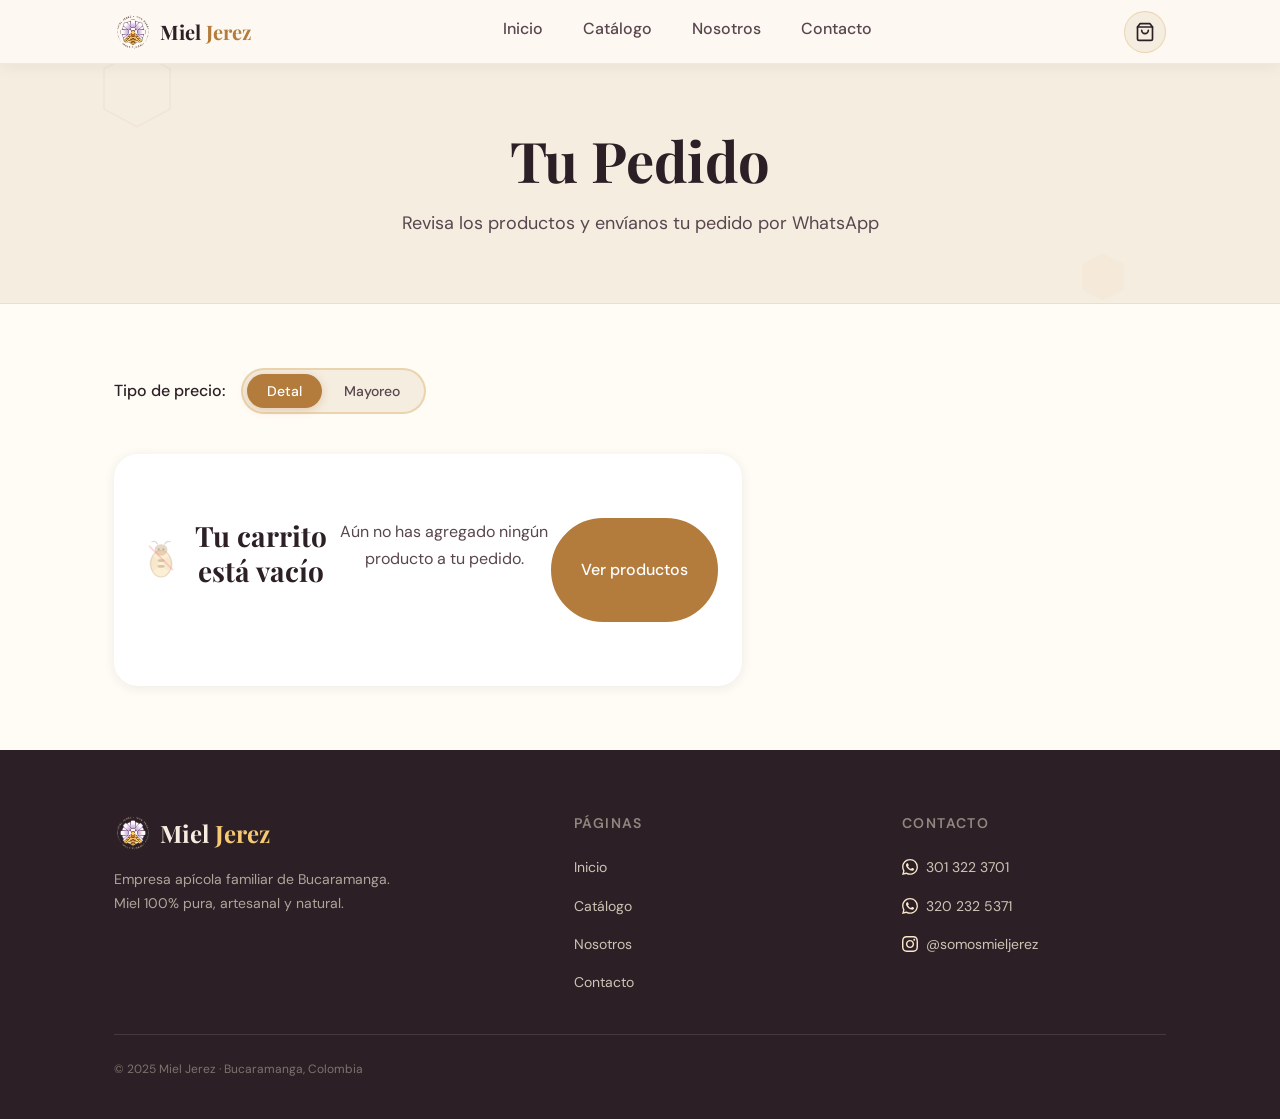
<file: carrito.html>
<!DOCTYPE html>
<html lang="es">
<head>
  <meta charset="UTF-8">
  <meta name="viewport" content="width=device-width, initial-scale=1.0">
  <meta name="description" content="Tu pedido de productos Miel Jerez. Revisa y envía tu pedido por WhatsApp.">
  <title>Mi Pedido · Miel Jerez</title>

  <link rel="icon" type="image/webp" href="img/logos/favicon.webp">

  <link rel="preconnect" href="https://fonts.googleapis.com">
  <link rel="preconnect" href="https://fonts.gstatic.com" crossorigin>
  <link href="https://fonts.googleapis.com/css2?family=Playfair+Display:wght@400;700&family=DM+Sans:wght@300;400;500&display=swap" rel="stylesheet">

  <link rel="stylesheet" href="css/variables.css">
  <link rel="stylesheet" href="css/base.css">
  <link rel="stylesheet" href="css/nav.css">
  <link rel="stylesheet" href="css/components.css">
  <link rel="stylesheet" href="css/pages.css">
</head>
<body>

<!-- ===== NAVBAR ===== -->
<nav class="navbar" role="navigation" aria-label="Navegación principal">
  <div class="container navbar-inner">
    <a href="index.html" class="navbar-logo">
      <img src="img/logos/logo.webp" class="navbar-logo-img" alt="Logo Miel Jerez" width="38" height="38">
      <span class="navbar-logo-texto">Miel <span>Jerez</span></span>
    </a>

    <div class="navbar-links">
      <a href="index.html">Inicio</a>
      <a href="catalogo.html">Catálogo</a>
      <a href="nosotros.html">Nosotros</a>
      <a href="contacto.html">Contacto</a>
    </div>

    <div class="navbar-acciones">
      <a href="carrito.html" class="btn-carrito" aria-label="Ver carrito">
        <svg viewBox="0 0 24 24" fill="none" stroke="currentColor" stroke-width="2" stroke-linecap="round" stroke-linejoin="round" aria-hidden="true">
          <path d="M6 2 L3 6 v14a2 2 0 0 0 2 2h14a2 2 0 0 0 2-2V6l-3-4z"/>
          <line x1="3" y1="6" x2="21" y2="6"/>
          <path d="M16 10a4 4 0 0 1-8 0"/>
        </svg>
        <span class="carrito-badge">0</span>
      </a>
      <button class="navbar-hamburguesa" aria-label="Abrir menú" aria-expanded="false">
        <span></span><span></span><span></span>
      </button>
    </div>
  </div>
</nav>

<!-- ===== HEADER ===== -->
<header class="page-header">
  <div class="page-header-hexes" aria-hidden="true">
    <svg width="70" height="80" viewBox="0 0 70 80" style="top:-15px;left:8%"><polygon points="35,2 68,20 68,60 35,78 2,60 2,20" fill="none" stroke="#B47C3C" stroke-width="1.5"/></svg>
    <svg width="45" height="52" viewBox="0 0 45 52" style="bottom:0;right:12%"><polygon points="22,2 43,13 43,39 22,50 1,39 1,13" fill="#F5CA72"/></svg>
  </div>
  <h1>Tu Pedido</h1>
  <p>Revisa los productos y envíanos tu pedido por WhatsApp</p>
</header>

<!-- ===== CONTENIDO PRINCIPAL ===== -->
<main class="seccion">
  <div class="container">

    <!-- Toggle tipo de precio -->
    <div style="display:flex;align-items:center;gap:var(--esp-m);margin-bottom:var(--esp-xl);flex-wrap:wrap;">
      <span style="font-weight:500;color:var(--cafe-oscuro)">Tipo de precio:</span>
      <div class="toggle-precio" role="group" aria-label="Tipo de precio">
        <button class="toggle-precio-btn activo" data-tipo="detal">Detal</button>
        <button class="toggle-precio-btn" data-tipo="mayoreo">Mayoreo</button>
      </div>
    </div>

    <div class="carrito-layout">
      <!-- Columna izquierda: lista de ítems -->
      <div>
        <!-- Estado vacío -->
        <div id="carrito-vacio" class="carrito-vacio" style="display:none;" aria-label="Carrito vacío">
          <svg viewBox="0 0 80 80" fill="none" xmlns="http://www.w3.org/2000/svg" aria-hidden="true">
            <ellipse cx="40" cy="50" rx="18" ry="23" fill="#F5CA72" stroke="#B47C3C" stroke-width="2" opacity=".5"/>
            <ellipse cx="27" cy="50" rx="8" ry="12" fill="#B47C3C" opacity=".1"/>
            <ellipse cx="53" cy="50" rx="8" ry="12" fill="#B47C3C" opacity=".1"/>
            <rect x="34" y="42" width="12" height="5" rx="2.5" fill="#673B0A" opacity=".4"/>
            <rect x="34" y="52" width="12" height="5" rx="2.5" fill="#673B0A" opacity=".4"/>
            <ellipse cx="40" cy="26" rx="11" ry="10" fill="#B47C3C" opacity=".5"/>
            <circle cx="36" cy="25" r="2" fill="#2C2026" opacity=".4"/>
            <circle cx="44" cy="25" r="2" fill="#2C2026" opacity=".4"/>
            <path d="M34 16Q30 9 24 12" stroke="#59464E" stroke-width="1.8" stroke-linecap="round" fill="none" opacity=".4"/>
            <path d="M46 16Q50 9 56 12" stroke="#59464E" stroke-width="1.8" stroke-linecap="round" fill="none" opacity=".4"/>
            <line x1="20" y1="20" x2="60" y2="60" stroke="#e53e3e" stroke-width="3" stroke-linecap="round" opacity=".35"/>
          </svg>
          <h3>Tu carrito está vacío</h3>
          <p>Aún no has agregado ningún producto a tu pedido.</p>
          <a href="catalogo.html" class="btn btn-primario">Ver productos</a>
        </div>

        <!-- Lista de ítems (renderizada por JS) -->
        <div id="carrito-lista" class="carrito-lista" aria-live="polite" aria-label="Productos en el carrito">
        </div>
      </div>

      <!-- Columna derecha: resumen -->
      <aside id="carrito-resumen" class="carrito-resumen" aria-label="Resumen del pedido" style="display:none;">
        <h3>Resumen del pedido</h3>

        <div class="resumen-linea">
          <span>Productos</span>
          <span id="resumen-items">0 productos</span>
        </div>

        <div class="resumen-total">
          <span>Total</span>
          <span class="resumen-total-valor" id="resumen-total">$0</span>
        </div>

        <div class="resumen-botones">
          <!-- Botón enviar pedido por WhatsApp -->
          <button id="btn-wa-1" class="btn btn-whatsapp" aria-label="Enviar pedido por WhatsApp al 301 322 3701">
            <svg viewBox="0 0 24 24" fill="currentColor" aria-hidden="true" style="width:20px;height:20px;flex-shrink:0"><path d="M17.472 14.382c-.297-.149-1.758-.867-2.03-.967-.273-.099-.471-.148-.67.15-.197.297-.767.966-.94 1.164-.173.199-.347.223-.644.075-.297-.15-1.255-.463-2.39-1.475-.883-.788-1.48-1.761-1.653-2.059-.173-.297-.018-.458.13-.606.134-.133.298-.347.446-.52.149-.174.198-.298.298-.497.099-.198.05-.371-.025-.52-.075-.149-.669-1.612-.916-2.207-.242-.579-.487-.5-.669-.51-.173-.008-.371-.01-.57-.01-.198 0-.52.074-.792.372-.272.297-1.04 1.016-1.04 2.479 0 1.462 1.065 2.875 1.213 3.074.149.198 2.096 3.2 5.077 4.487.709.306 1.262.489 1.694.625.712.227 1.36.195 1.871.118.571-.085 1.758-.719 2.006-1.413.248-.694.248-1.289.173-1.413-.074-.124-.272-.198-.57-.347m-5.421 7.403h-.004a9.87 9.87 0 01-5.031-1.378l-.361-.214-3.741.982.998-3.648-.235-.374a9.86 9.86 0 01-1.51-5.26c.001-5.45 4.436-9.884 9.888-9.884 2.64 0 5.122 1.03 6.988 2.898a9.825 9.825 0 012.893 6.994c-.003 5.45-4.437 9.884-9.885 9.884m8.413-18.297A11.815 11.815 0 0012.05 0C5.495 0 .16 5.335.157 11.892c0 2.096.547 4.142 1.588 5.945L.057 24l6.305-1.654a11.882 11.882 0 005.683 1.448h.005c6.554 0 11.89-5.335 11.893-11.893a11.821 11.821 0 00-3.48-8.413z"/></svg>
            Enviar pedido por WhatsApp
          </button>

          <!-- Vaciar -->
          <button id="btn-vaciar" class="btn-vaciar">Vaciar carrito</button>
        </div>

        <p style="font-size:var(--texto-xs);color:#999;text-align:center;margin-top:var(--esp-m);">
          Al hacer click se abrirá WhatsApp con el detalle de tu pedido.
        </p>
      </aside>
    </div>
  </div>
</main>

<!-- ===== FOOTER ===== -->
<footer class="footer" role="contentinfo">
  <div class="container">
    <div class="footer-grid">
      <div class="footer-marca">
        <a href="index.html" class="footer-logo">
          <img src="img/logos/logo.webp" class="navbar-logo-img" alt="Logo Miel Jerez" width="38" height="38">
          <span class="footer-logo-texto">Miel <span>Jerez</span></span>
        </a>
        <p>Empresa apícola familiar de Bucaramanga. Miel 100% pura, artesanal y natural.</p>
      </div>
      <div>
        <h4>Páginas</h4>
        <nav class="footer-links">
          <a href="index.html">Inicio</a>
          <a href="catalogo.html">Catálogo</a>
          <a href="nosotros.html">Nosotros</a>
          <a href="contacto.html">Contacto</a>
        </nav>
      </div>
      <div>
        <h4>Contacto</h4>
        <a href="https://wa.me/573013223701?text=Hola!%20Los%20contacto%20desde%20la%20web%20de%20Miel%20Jerez." class="footer-contacto-item" target="_blank" rel="noopener">
          <svg viewBox="0 0 24 24" fill="currentColor" aria-hidden="true" style="width:16px;height:16px"><path d="M17.472 14.382c-.297-.149-1.758-.867-2.03-.967-.273-.099-.471-.148-.67.15-.197.297-.767.966-.94 1.164-.173.199-.347.223-.644.075-.297-.15-1.255-.463-2.39-1.475-.883-.788-1.48-1.761-1.653-2.059-.173-.297-.018-.458.13-.606.134-.133.298-.347.446-.52.149-.174.198-.298.298-.497.099-.198.05-.371-.025-.52-.075-.149-.669-1.612-.916-2.207-.242-.579-.487-.5-.669-.51-.173-.008-.371-.01-.57-.01-.198 0-.52.074-.792.372-.272.297-1.04 1.016-1.04 2.479 0 1.462 1.065 2.875 1.213 3.074.149.198 2.096 3.2 5.077 4.487.709.306 1.262.489 1.694.625.712.227 1.36.195 1.871.118.571-.085 1.758-.719 2.006-1.413.248-.694.248-1.289.173-1.413-.074-.124-.272-.198-.57-.347m-5.421 7.403h-.004a9.87 9.87 0 01-5.031-1.378l-.361-.214-3.741.982.998-3.648-.235-.374a9.86 9.86 0 01-1.51-5.26c.001-5.45 4.436-9.884 9.888-9.884 2.64 0 5.122 1.03 6.988 2.898a9.825 9.825 0 012.893 6.994c-.003 5.45-4.437 9.884-9.885 9.884m8.413-18.297A11.815 11.815 0 0012.05 0C5.495 0 .16 5.335.157 11.892c0 2.096.547 4.142 1.588 5.945L.057 24l6.305-1.654a11.882 11.882 0 005.683 1.448h.005c6.554 0 11.89-5.335 11.893-11.893a11.821 11.821 0 00-3.48-8.413z"/></svg>
          301 322 3701
        </a>
        <a href="https://wa.me/573202325371?text=Hola!%20Los%20contacto%20desde%20la%20web%20de%20Miel%20Jerez." class="footer-contacto-item" target="_blank" rel="noopener">
          <svg viewBox="0 0 24 24" fill="currentColor" aria-hidden="true" style="width:16px;height:16px"><path d="M17.472 14.382c-.297-.149-1.758-.867-2.03-.967-.273-.099-.471-.148-.67.15-.197.297-.767.966-.94 1.164-.173.199-.347.223-.644.075-.297-.15-1.255-.463-2.39-1.475-.883-.788-1.48-1.761-1.653-2.059-.173-.297-.018-.458.13-.606.134-.133.298-.347.446-.52.149-.174.198-.298.298-.497.099-.198.05-.371-.025-.52-.075-.149-.669-1.612-.916-2.207-.242-.579-.487-.5-.669-.51-.173-.008-.371-.01-.57-.01-.198 0-.52.074-.792.372-.272.297-1.04 1.016-1.04 2.479 0 1.462 1.065 2.875 1.213 3.074.149.198 2.096 3.2 5.077 4.487.709.306 1.262.489 1.694.625.712.227 1.36.195 1.871.118.571-.085 1.758-.719 2.006-1.413.248-.694.248-1.289.173-1.413-.074-.124-.272-.198-.57-.347m-5.421 7.403h-.004a9.87 9.87 0 01-5.031-1.378l-.361-.214-3.741.982.998-3.648-.235-.374a9.86 9.86 0 01-1.51-5.26c.001-5.45 4.436-9.884 9.888-9.884 2.64 0 5.122 1.03 6.988 2.898a9.825 9.825 0 012.893 6.994c-.003 5.45-4.437 9.884-9.885 9.884m8.413-18.297A11.815 11.815 0 0012.05 0C5.495 0 .16 5.335.157 11.892c0 2.096.547 4.142 1.588 5.945L.057 24l6.305-1.654a11.882 11.882 0 005.683 1.448h.005c6.554 0 11.89-5.335 11.893-11.893a11.821 11.821 0 00-3.48-8.413z"/></svg>
          320 232 5371
        </a>
        <a href="https://instagram.com/somosmieljerez" class="footer-contacto-item" target="_blank" rel="noopener">
          <svg viewBox="0 0 24 24" fill="currentColor" aria-hidden="true" style="width:16px;height:16px"><path d="M12 2.163c3.204 0 3.584.012 4.85.07 3.252.148 4.771 1.691 4.919 4.919.058 1.265.069 1.645.069 4.849 0 3.205-.012 3.584-.069 4.849-.149 3.225-1.664 4.771-4.919 4.919-1.266.058-1.644.07-4.85.07-3.204 0-3.584-.012-4.849-.07-3.26-.149-4.771-1.699-4.919-4.92-.058-1.265-.07-1.644-.07-4.849 0-3.204.013-3.583.07-4.849.149-3.227 1.664-4.771 4.919-4.919 1.266-.057 1.645-.069 4.849-.069zm0-2.163c-3.259 0-3.667.014-4.947.072-4.358.2-6.78 2.618-6.98 6.98-.059 1.281-.073 1.689-.073 4.948 0 3.259.014 3.668.072 4.948.2 4.358 2.618 6.78 6.98 6.98 1.281.058 1.689.072 4.948.072 3.259 0 3.668-.014 4.948-.072 4.354-.2 6.782-2.618 6.979-6.98.059-1.28.073-1.689.073-4.948 0-3.259-.014-3.667-.072-4.947-.196-4.354-2.617-6.78-6.979-6.98-1.281-.059-1.69-.073-4.949-.073zm0 5.838c-3.403 0-6.162 2.759-6.162 6.162s2.759 6.163 6.162 6.163 6.162-2.759 6.162-6.163c0-3.403-2.759-6.162-6.162-6.162zm0 10.162c-2.209 0-4-1.79-4-4 0-2.209 1.791-4 4-4s4 1.791 4 4c0 2.21-1.791 4-4 4zm6.406-11.845c-.796 0-1.441.645-1.441 1.44s.645 1.44 1.441 1.44c.795 0 1.439-.645 1.439-1.44s-.644-1.44-1.439-1.44z"/></svg>
          @somosmieljerez
        </a>
      </div>
    </div>
    <div class="footer-bottom">
      <p class="footer-copyright">© 2025 Miel Jerez · Bucaramanga, Colombia</p>
    </div>
  </div>
</footer>

<script src="js/productos.js"></script>
<script src="js/carrito.js"></script>
<script src="js/whatsapp.js"></script>
<script src="js/nav.js"></script>
</body>
</html>
</file>
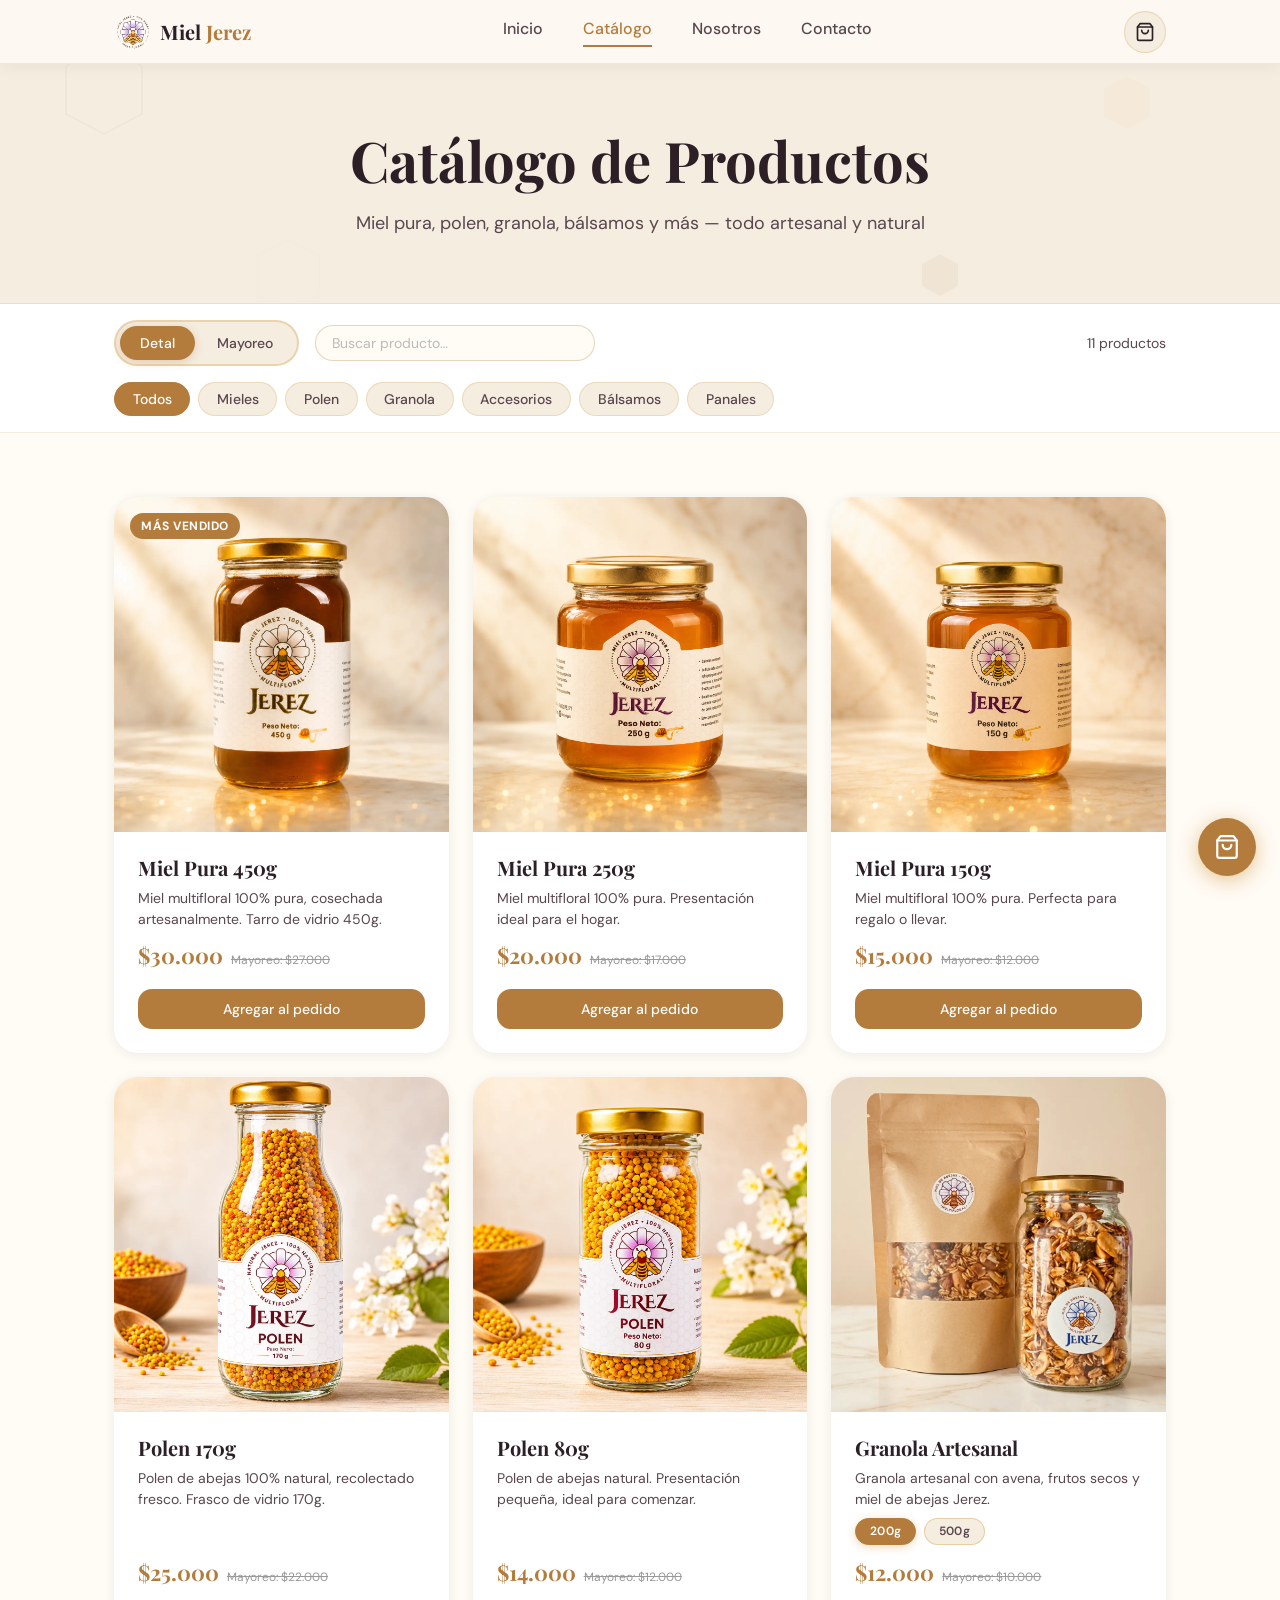
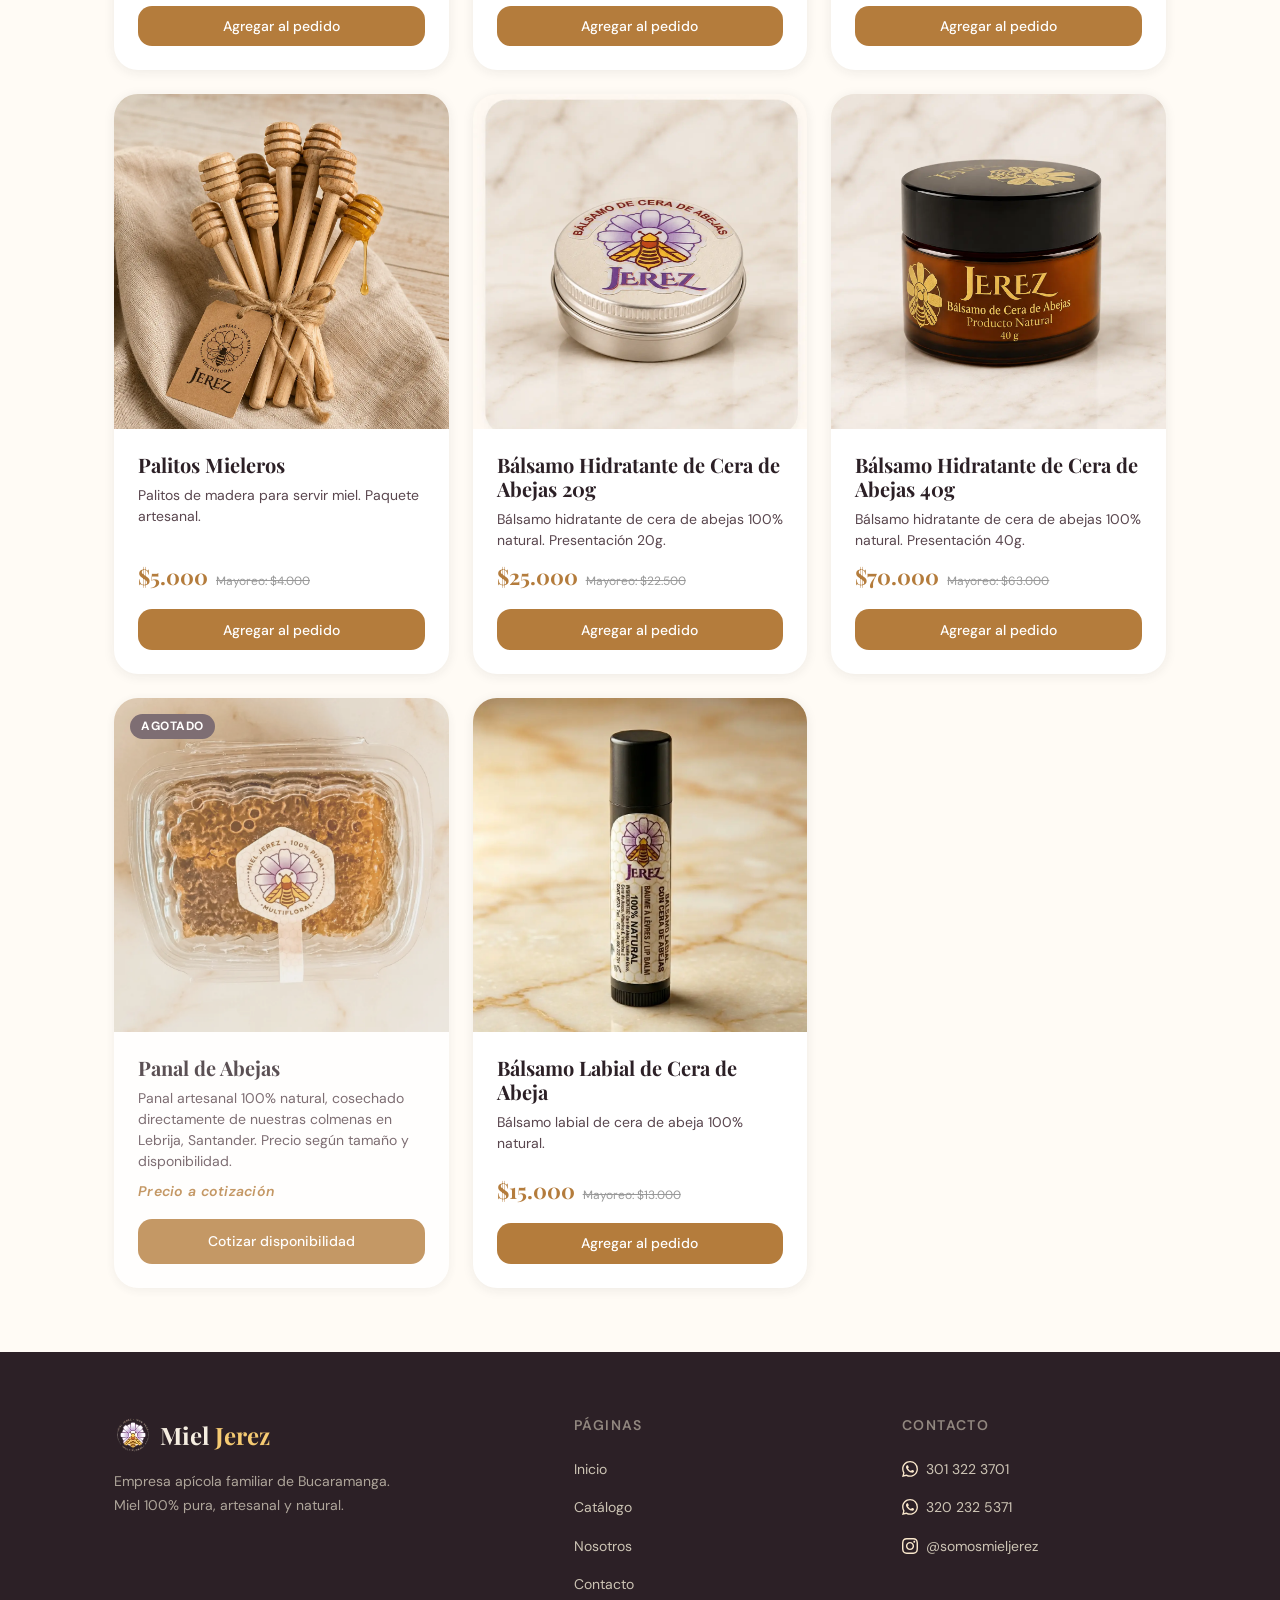
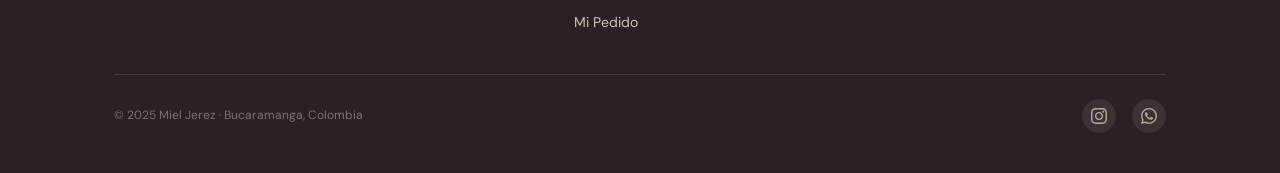
<file: catalogo.html>
<!doctype html>
<html lang="es">
  <head>
    <meta charset="UTF-8" />
    <meta name="viewport" content="width=device-width, initial-scale=1.0" />
    <meta
      name="description"
      content="Catálogo de mieles artesanales Miel Jerez: miel pura multifloral, polen y productos apícolas naturales de Santander."
    />
    <title>Mieles Artesanales | Miel Jerez</title>
    <meta property="og:title" content="Mieles Artesanales | Miel Jerez" />
    <meta
      property="og:description"
      content="Catálogo de mieles artesanales Miel Jerez: miel pura multifloral, polen y productos apícolas naturales de Santander."
    />
    <meta property="og:type" content="website" />
    <meta property="og:url" content="https://mieljerez.com.co/catalogo.html" />
    <meta
      property="og:image"
      content="https://mieljerez.com.co/img/productos/miel-450.webp"
    />
    <meta property="og:site_name" content="Miel Jerez" />
    <meta property="og:locale" content="es_CO" />

    <link rel="icon" type="image/webp" href="img/logos/favicon.webp" />

    <link rel="preconnect" href="https://fonts.googleapis.com" />
    <link rel="preconnect" href="https://fonts.gstatic.com" crossorigin />
    <link
      href="https://fonts.googleapis.com/css2?family=Playfair+Display:wght@400;700&family=DM+Sans:wght@300;400;500&display=swap"
      rel="stylesheet"
    />

    <link rel="stylesheet" href="css/variables.css" />
    <link rel="stylesheet" href="css/base.css" />
    <link rel="stylesheet" href="css/nav.css" />
    <link rel="stylesheet" href="css/components.css" />
    <link rel="stylesheet" href="css/pages.css" />
  </head>
  <body>
    <!-- ===== NAVBAR ===== -->
    <nav class="navbar" role="navigation" aria-label="Navegación principal">
      <div class="container navbar-inner">
        <a href="index.html" class="navbar-logo">
          <img
            src="img/logos/logo.webp"
            class="navbar-logo-img"
            alt="Logo Miel Jerez"
            width="38"
            height="38"
          />
          <span class="navbar-logo-texto">Miel <span>Jerez</span></span>
        </a>

        <div class="navbar-links">
          <a href="index.html">Inicio</a>
          <a href="catalogo.html">Catálogo</a>
          <a href="nosotros.html">Nosotros</a>
          <a href="contacto.html">Contacto</a>
        </div>

        <div class="navbar-acciones">
          <a href="carrito.html" class="btn-carrito" aria-label="Ver carrito">
            <svg
              viewBox="0 0 24 24"
              fill="none"
              stroke="currentColor"
              stroke-width="2"
              stroke-linecap="round"
              stroke-linejoin="round"
              aria-hidden="true"
            >
              <path d="M6 2 L3 6 v14a2 2 0 0 0 2 2h14a2 2 0 0 0 2-2V6l-3-4z" />
              <line x1="3" y1="6" x2="21" y2="6" />
              <path d="M16 10a4 4 0 0 1-8 0" />
            </svg>
            <span class="carrito-badge">0</span>
          </a>
          <button
            class="navbar-hamburguesa"
            aria-label="Abrir menú"
            aria-expanded="false"
          >
            <span></span><span></span><span></span>
          </button>
        </div>
      </div>
    </nav>

    <!-- ===== HEADER DE PÁGINA ===== -->
    <header class="page-header" aria-label="Catálogo de productos">
      <!-- Hexágonos decorativos pequeños -->
      <div class="page-header-hexes" aria-hidden="true">
        <svg
          width="80"
          height="92"
          viewBox="0 0 80 92"
          style="top: -20px; left: 5%"
        >
          <polygon
            points="40,2 78,22 78,70 40,90 2,70 2,22"
            fill="none"
            stroke="#B47C3C"
            stroke-width="1.5"
          />
        </svg>
        <svg
          width="50"
          height="57"
          viewBox="0 0 50 57"
          style="top: 10px; right: 10%"
        >
          <polygon points="25,2 48,14 48,43 25,55 2,43 2,14" fill="#F5CA72" />
        </svg>
        <svg
          width="65"
          height="75"
          viewBox="0 0 65 75"
          style="bottom: -10px; left: 20%"
        >
          <polygon
            points="32,2 63,18 63,57 32,73 1,57 1,18"
            fill="none"
            stroke="#DBC8DC"
            stroke-width="1"
          />
        </svg>
        <svg
          width="40"
          height="46"
          viewBox="0 0 40 46"
          style="bottom: 5px; right: 25%"
        >
          <polygon points="20,2 38,12 38,34 20,44 2,34 2,12" fill="#B47C3C" />
        </svg>
      </div>
      <h1>Catálogo de Productos</h1>
      <p>
        Miel pura, polen, granola, bálsamos y más — todo artesanal y natural
      </p>
    </header>

    <!-- ===== CONTROLES ===== -->
    <div
      class="catalogo-controles"
      role="search"
      aria-label="Filtros de productos"
    >
      <div class="container">
        <!-- Fila 1: Toggle precio + búsqueda + contador -->
        <div class="catalogo-fila-1">
          <div class="toggle-precio" role="group" aria-label="Tipo de precio">
            <button class="toggle-precio-btn activo" data-tipo="detal">
              Detal
            </button>
            <button class="toggle-precio-btn" data-tipo="mayoreo">
              Mayoreo
            </button>
          </div>
          <div class="catalogo-busqueda-wrap">
            <input
              type="search"
              id="busqueda-input"
              class="busqueda-input"
              placeholder="Buscar producto…"
              autocomplete="off"
              aria-label="Buscar producto"
            />
          </div>
          <span id="productos-count" class="productos-count-text"
            >10 productos</span
          >
        </div>
        <!-- Fila 2: Filtros por categoría -->
        <div class="filtros-categorias" role="list" aria-label="Categorías">
          <button
            class="filtro-btn activo"
            data-categoria="todos"
            role="listitem"
          >
            Todos
          </button>
          <button class="filtro-btn" data-categoria="mieles" role="listitem">
            Mieles
          </button>
          <button class="filtro-btn" data-categoria="polen" role="listitem">
            Polen
          </button>
          <button class="filtro-btn" data-categoria="granola" role="listitem">
            Granola
          </button>
          <button
            class="filtro-btn"
            data-categoria="accesorios"
            role="listitem"
          >
            Accesorios
          </button>
          <button class="filtro-btn" data-categoria="balsamos" role="listitem">
            Bálsamos
          </button>
          <button class="filtro-btn" data-categoria="panales" role="listitem">
            Panales
          </button>
        </div>
      </div>
    </div>

    <!-- ===== GRID DE PRODUCTOS ===== -->
    <main class="seccion">
      <div class="container">
        <div
          class="productos-grid"
          id="productos-grid"
          aria-live="polite"
          aria-label="Productos"
        >
          <!-- Renderizado por filtros.js -->
          <div
            style="
              grid-column: 1/-1;
              text-align: center;
              padding: 4rem;
              color: var(--cafe);
            "
          >
            <p>Cargando productos…</p>
          </div>
        </div>
      </div>
    </main>

    <!-- ===== FOOTER ===== -->
    <footer class="footer" role="contentinfo">
      <div class="container">
        <div class="footer-grid">
          <div class="footer-marca">
            <a href="index.html" class="footer-logo">
              <img
                src="img/logos/logo.webp"
                class="navbar-logo-img"
                alt="Logo Miel Jerez"
                width="38"
                height="38"
              />
              <span class="footer-logo-texto">Miel <span>Jerez</span></span>
            </a>
            <p>
              Empresa apícola familiar de Bucaramanga. Miel 100% pura, artesanal
              y natural.
            </p>
          </div>
          <div>
            <h4>Páginas</h4>
            <nav class="footer-links">
              <a href="index.html">Inicio</a>
              <a href="catalogo.html">Catálogo</a>
              <a href="nosotros.html">Nosotros</a>
              <a href="contacto.html">Contacto</a>
              <a href="carrito.html">Mi Pedido</a>
            </nav>
          </div>
          <div>
            <h4>Contacto</h4>
            <a
              href="https://wa.me/573013223701?text=Hola!%20Los%20contacto%20desde%20la%20web%20de%20Miel%20Jerez."
              class="footer-contacto-item"
              target="_blank"
              rel="noopener"
            >
              <svg viewBox="0 0 24 24" fill="currentColor" aria-hidden="true">
                <path
                  d="M17.472 14.382c-.297-.149-1.758-.867-2.03-.967-.273-.099-.471-.148-.67.15-.197.297-.767.966-.94 1.164-.173.199-.347.223-.644.075-.297-.15-1.255-.463-2.39-1.475-.883-.788-1.48-1.761-1.653-2.059-.173-.297-.018-.458.13-.606.134-.133.298-.347.446-.52.149-.174.198-.298.298-.497.099-.198.05-.371-.025-.52-.075-.149-.669-1.612-.916-2.207-.242-.579-.487-.5-.669-.51-.173-.008-.371-.01-.57-.01-.198 0-.52.074-.792.372-.272.297-1.04 1.016-1.04 2.479 0 1.462 1.065 2.875 1.213 3.074.149.198 2.096 3.2 5.077 4.487.709.306 1.262.489 1.694.625.712.227 1.36.195 1.871.118.571-.085 1.758-.719 2.006-1.413.248-.694.248-1.289.173-1.413-.074-.124-.272-.198-.57-.347m-5.421 7.403h-.004a9.87 9.87 0 01-5.031-1.378l-.361-.214-3.741.982.998-3.648-.235-.374a9.86 9.86 0 01-1.51-5.26c.001-5.45 4.436-9.884 9.888-9.884 2.64 0 5.122 1.03 6.988 2.898a9.825 9.825 0 012.893 6.994c-.003 5.45-4.437 9.884-9.885 9.884m8.413-18.297A11.815 11.815 0 0012.05 0C5.495 0 .16 5.335.157 11.892c0 2.096.547 4.142 1.588 5.945L.057 24l6.305-1.654a11.882 11.882 0 005.683 1.448h.005c6.554 0 11.89-5.335 11.893-11.893a11.821 11.821 0 00-3.48-8.413z"
                />
              </svg>
              301 322 3701
            </a>
            <a
              href="https://wa.me/573202325371?text=Hola!%20Los%20contacto%20desde%20la%20web%20de%20Miel%20Jerez."
              class="footer-contacto-item"
              target="_blank"
              rel="noopener"
            >
              <svg viewBox="0 0 24 24" fill="currentColor" aria-hidden="true">
                <path
                  d="M17.472 14.382c-.297-.149-1.758-.867-2.03-.967-.273-.099-.471-.148-.67.15-.197.297-.767.966-.94 1.164-.173.199-.347.223-.644.075-.297-.15-1.255-.463-2.39-1.475-.883-.788-1.48-1.761-1.653-2.059-.173-.297-.018-.458.13-.606.134-.133.298-.347.446-.52.149-.174.198-.298.298-.497.099-.198.05-.371-.025-.52-.075-.149-.669-1.612-.916-2.207-.242-.579-.487-.5-.669-.51-.173-.008-.371-.01-.57-.01-.198 0-.52.074-.792.372-.272.297-1.04 1.016-1.04 2.479 0 1.462 1.065 2.875 1.213 3.074.149.198 2.096 3.2 5.077 4.487.709.306 1.262.489 1.694.625.712.227 1.36.195 1.871.118.571-.085 1.758-.719 2.006-1.413.248-.694.248-1.289.173-1.413-.074-.124-.272-.198-.57-.347m-5.421 7.403h-.004a9.87 9.87 0 01-5.031-1.378l-.361-.214-3.741.982.998-3.648-.235-.374a9.86 9.86 0 01-1.51-5.26c.001-5.45 4.436-9.884 9.888-9.884 2.64 0 5.122 1.03 6.988 2.898a9.825 9.825 0 012.893 6.994c-.003 5.45-4.437 9.884-9.885 9.884m8.413-18.297A11.815 11.815 0 0012.05 0C5.495 0 .16 5.335.157 11.892c0 2.096.547 4.142 1.588 5.945L.057 24l6.305-1.654a11.882 11.882 0 005.683 1.448h.005c6.554 0 11.89-5.335 11.893-11.893a11.821 11.821 0 00-3.48-8.413z"
                />
              </svg>
              320 232 5371
            </a>
            <a
              href="https://instagram.com/somosmieljerez"
              class="footer-contacto-item"
              target="_blank"
              rel="noopener"
            >
              <svg viewBox="0 0 24 24" fill="currentColor" aria-hidden="true">
                <path
                  d="M12 2.163c3.204 0 3.584.012 4.85.07 3.252.148 4.771 1.691 4.919 4.919.058 1.265.069 1.645.069 4.849 0 3.205-.012 3.584-.069 4.849-.149 3.225-1.664 4.771-4.919 4.919-1.266.058-1.644.07-4.85.07-3.204 0-3.584-.012-4.849-.07-3.26-.149-4.771-1.699-4.919-4.92-.058-1.265-.07-1.644-.07-4.849 0-3.204.013-3.583.07-4.849.149-3.227 1.664-4.771 4.919-4.919 1.266-.057 1.645-.069 4.849-.069zm0-2.163c-3.259 0-3.667.014-4.947.072-4.358.2-6.78 2.618-6.98 6.98-.059 1.281-.073 1.689-.073 4.948 0 3.259.014 3.668.072 4.948.2 4.358 2.618 6.78 6.98 6.98 1.281.058 1.689.072 4.948.072 3.259 0 3.668-.014 4.948-.072 4.354-.2 6.782-2.618 6.979-6.98.059-1.28.073-1.689.073-4.948 0-3.259-.014-3.667-.072-4.947-.196-4.354-2.617-6.78-6.979-6.98-1.281-.059-1.69-.073-4.949-.073zm0 5.838c-3.403 0-6.162 2.759-6.162 6.162s2.759 6.163 6.162 6.163 6.162-2.759 6.162-6.163c0-3.403-2.759-6.162-6.162-6.162zm0 10.162c-2.209 0-4-1.79-4-4 0-2.209 1.791-4 4-4s4 1.791 4 4c0 2.21-1.791 4-4 4zm6.406-11.845c-.796 0-1.441.645-1.441 1.44s.645 1.44 1.441 1.44c.795 0 1.439-.645 1.439-1.44s-.644-1.44-1.439-1.44z"
                />
              </svg>
              @somosmieljerez
            </a>
          </div>
        </div>
        <div class="footer-bottom">
          <p class="footer-copyright">
            © 2025 Miel Jerez · Bucaramanga, Colombia
          </p>
          <div class="footer-redes">
            <a
              href="https://instagram.com/somosmieljerez"
              target="_blank"
              rel="noopener"
              aria-label="Instagram"
            >
              <svg viewBox="0 0 24 24" fill="currentColor" aria-hidden="true">
                <path
                  d="M12 2.163c3.204 0 3.584.012 4.85.07 3.252.148 4.771 1.691 4.919 4.919.058 1.265.069 1.645.069 4.849 0 3.205-.012 3.584-.069 4.849-.149 3.225-1.664 4.771-4.919 4.919-1.266.058-1.644.07-4.85.07-3.204 0-3.584-.012-4.849-.07-3.26-.149-4.771-1.699-4.919-4.92-.058-1.265-.07-1.644-.07-4.849 0-3.204.013-3.583.07-4.849.149-3.227 1.664-4.771 4.919-4.919 1.266-.057 1.645-.069 4.849-.069zm0-2.163c-3.259 0-3.667.014-4.947.072-4.358.2-6.78 2.618-6.98 6.98-.059 1.281-.073 1.689-.073 4.948 0 3.259.014 3.668.072 4.948.2 4.358 2.618 6.78 6.98 6.98 1.281.058 1.689.072 4.948.072 3.259 0 3.668-.014 4.948-.072 4.354-.2 6.782-2.618 6.979-6.98.059-1.28.073-1.689.073-4.948 0-3.259-.014-3.667-.072-4.947-.196-4.354-2.617-6.78-6.979-6.98-1.281-.059-1.69-.073-4.949-.073zm0 5.838c-3.403 0-6.162 2.759-6.162 6.162s2.759 6.163 6.162 6.163 6.162-2.759 6.162-6.163c0-3.403-2.759-6.162-6.162-6.162zm0 10.162c-2.209 0-4-1.79-4-4 0-2.209 1.791-4 4-4s4 1.791 4 4c0 2.21-1.791 4-4 4zm6.406-11.845c-.796 0-1.441.645-1.441 1.44s.645 1.44 1.441 1.44c.795 0 1.439-.645 1.439-1.44s-.644-1.44-1.439-1.44z"
                />
              </svg>
            </a>
            <a
              href="https://wa.me/573013223701?text=Hola!%20Los%20contacto%20desde%20la%20web%20de%20Miel%20Jerez."
              target="_blank"
              rel="noopener"
              aria-label="WhatsApp"
            >
              <svg viewBox="0 0 24 24" fill="currentColor" aria-hidden="true">
                <path
                  d="M17.472 14.382c-.297-.149-1.758-.867-2.03-.967-.273-.099-.471-.148-.67.15-.197.297-.767.966-.94 1.164-.173.199-.347.223-.644.075-.297-.15-1.255-.463-2.39-1.475-.883-.788-1.48-1.761-1.653-2.059-.173-.297-.018-.458.13-.606.134-.133.298-.347.446-.52.149-.174.198-.298.298-.497.099-.198.05-.371-.025-.52-.075-.149-.669-1.612-.916-2.207-.242-.579-.487-.5-.669-.51-.173-.008-.371-.01-.57-.01-.198 0-.52.074-.792.372-.272.297-1.04 1.016-1.04 2.479 0 1.462 1.065 2.875 1.213 3.074.149.198 2.096 3.2 5.077 4.487.709.306 1.262.489 1.694.625.712.227 1.36.195 1.871.118.571-.085 1.758-.719 2.006-1.413.248-.694.248-1.289.173-1.413-.074-.124-.272-.198-.57-.347m-5.421 7.403h-.004a9.87 9.87 0 01-5.031-1.378l-.361-.214-3.741.982.998-3.648-.235-.374a9.86 9.86 0 01-1.51-5.26c.001-5.45 4.436-9.884 9.888-9.884 2.64 0 5.122 1.03 6.988 2.898a9.825 9.825 0 012.893 6.994c-.003 5.45-4.437 9.884-9.885 9.884m8.413-18.297A11.815 11.815 0 0012.05 0C5.495 0 .16 5.335.157 11.892c0 2.096.547 4.142 1.588 5.945L.057 24l6.305-1.654a11.882 11.882 0 005.683 1.448h.005c6.554 0 11.89-5.335 11.893-11.893a11.821 11.821 0 00-3.48-8.413z"
                />
              </svg>
            </a>
          </div>
        </div>
      </div>
    </footer>

    <!-- Carrito flotante -->
    <a href="carrito.html" class="carrito-flotante" aria-label="Ver pedido">
      <svg
        viewBox="0 0 24 24"
        fill="none"
        stroke="currentColor"
        stroke-width="2"
        stroke-linecap="round"
        stroke-linejoin="round"
        aria-hidden="true"
      >
        <path d="M6 2 L3 6 v14a2 2 0 0 0 2 2h14a2 2 0 0 0 2-2V6l-3-4z" />
        <line x1="3" y1="6" x2="21" y2="6" />
        <path d="M16 10a4 4 0 0 1-8 0" />
      </svg>
      <span class="carrito-flotante-badge">0</span>
    </a>

    <!-- JS: orden importa (productos → carrito → filtros → nav) -->
    <script src="js/productos.js"></script>
    <script src="js/carrito.js"></script>
    <script src="js/whatsapp.js"></script>
    <script src="js/filtros.js"></script>
    <script src="js/nav.js"></script>
    <script type="application/ld+json">
      {
        "@context": "https://schema.org",
        "@type": "Product",
        "name": "Miel Pura 450g",
        "image": ["https://mieljerez.com.co/img/productos/miel-450.webp"],
        "description": "Miel Pura 450g de Miel Jerez. Miel artesanal multifloral de Santander, cosechada sin aditivos.",
        "sku": "MJ-MIEL-450",
        "brand": {
          "@type": "Brand",
          "name": "Miel Jerez"
        },
        "offers": {
          "@type": "Offer",
          "url": "https://mieljerez.com.co/productos/miel-pura-450g/",
          "priceCurrency": "COP",
          "price": "30000",
          "availability": "https://schema.org/InStock",
          "priceValidUntil": "2026-12-31",
          "seller": {
            "@type": "Organization",
            "name": "Miel Jerez"
          }
        },
        "aggregateRating": {
          "@type": "AggregateRating",
          "ratingValue": "4.9",
          "reviewCount": "24"
        },
        "review": [
          {
            "@type": "Review",
            "author": {
              "@type": "Person",
              "name": "Ana María"
            },
            "reviewRating": {
              "@type": "Rating",
              "ratingValue": "5",
              "bestRating": "5"
            },
            "reviewBody": "Excelente miel pura, sabor natural y perfecto nivel de dulzor.",
            "datePublished": "2026-03-10"
          }
        ]
      }
    </script>
    <script type="application/ld+json">
      {
        "@context": "https://schema.org",
        "@type": "BreadcrumbList",
        "itemListElement": [
          {
            "@type": "ListItem",
            "position": 1,
            "name": "Inicio",
            "item": "https://mieljerez.com.co/"
          },
          {
            "@type": "ListItem",
            "position": 2,
            "name": "Catálogo",
            "item": "https://mieljerez.com.co/catalogo.html"
          }
        ]
      }
    </script>
  </body>
</html>
</file>
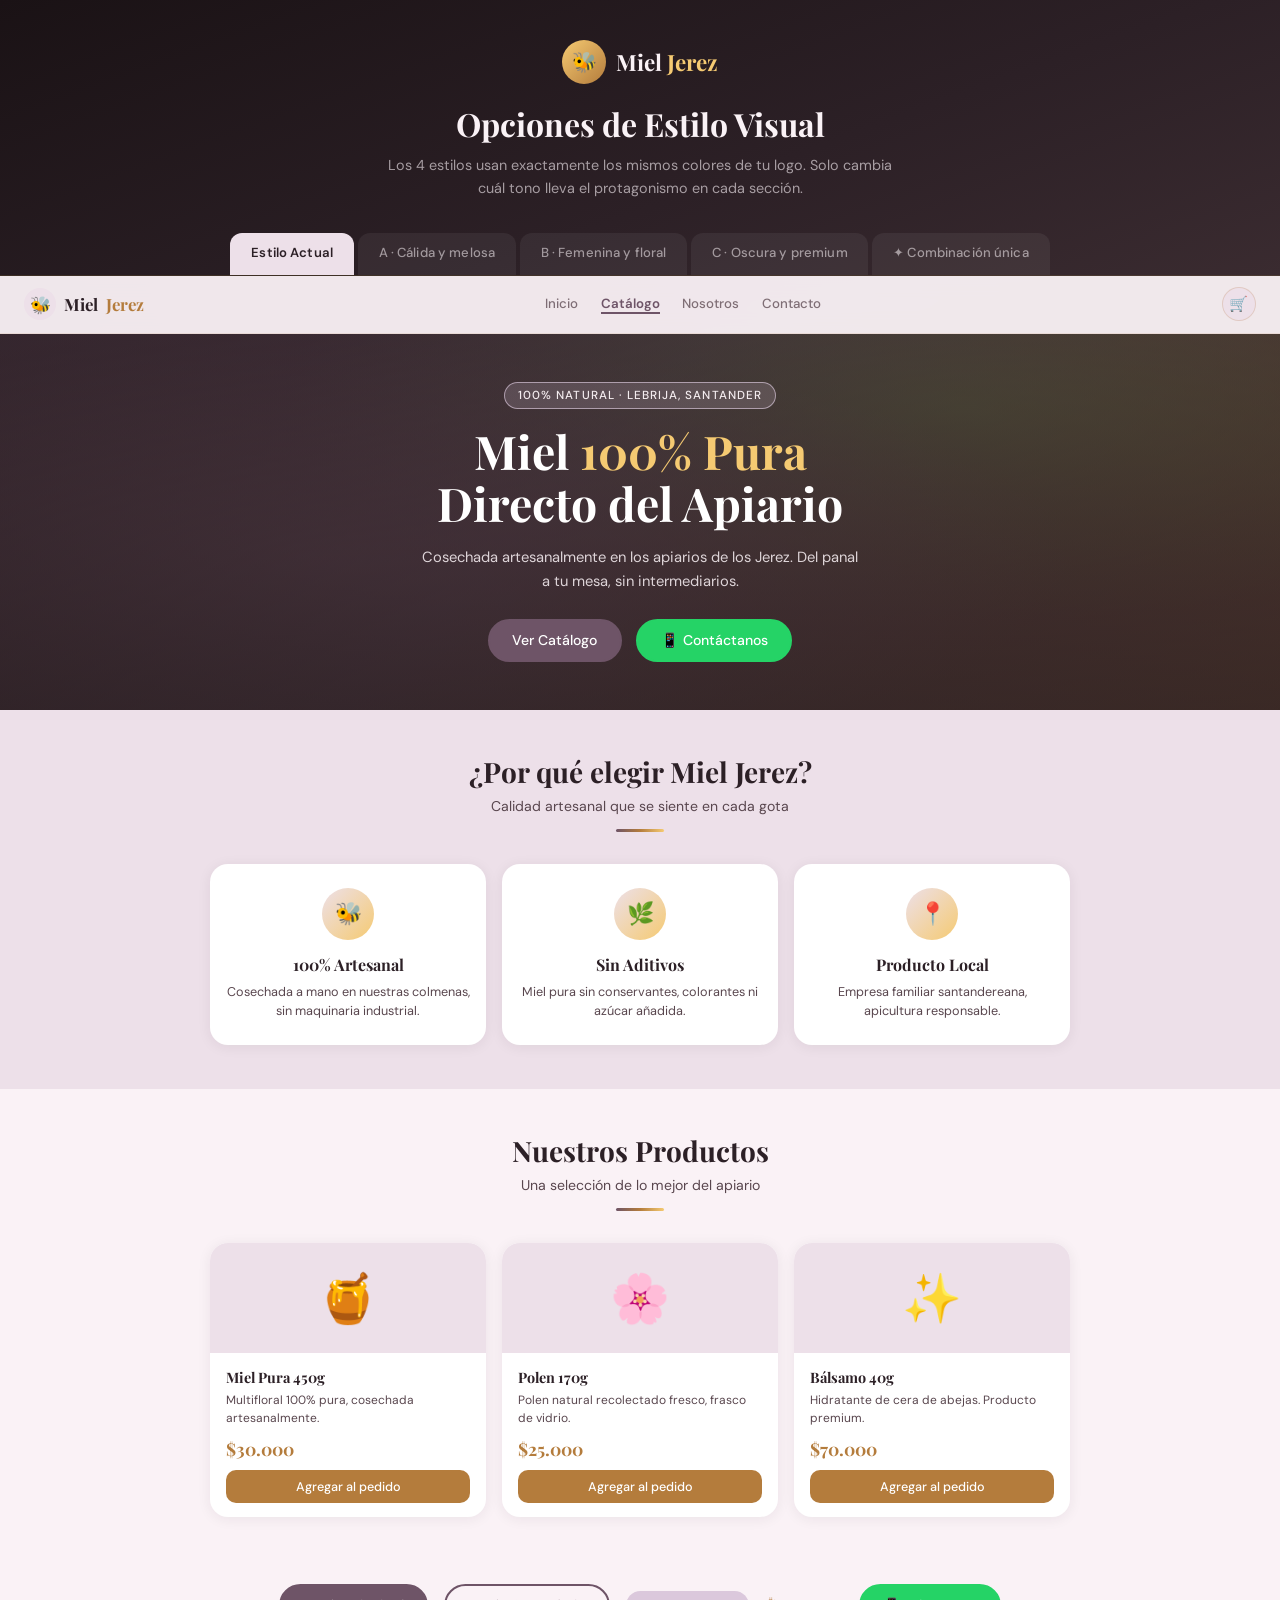
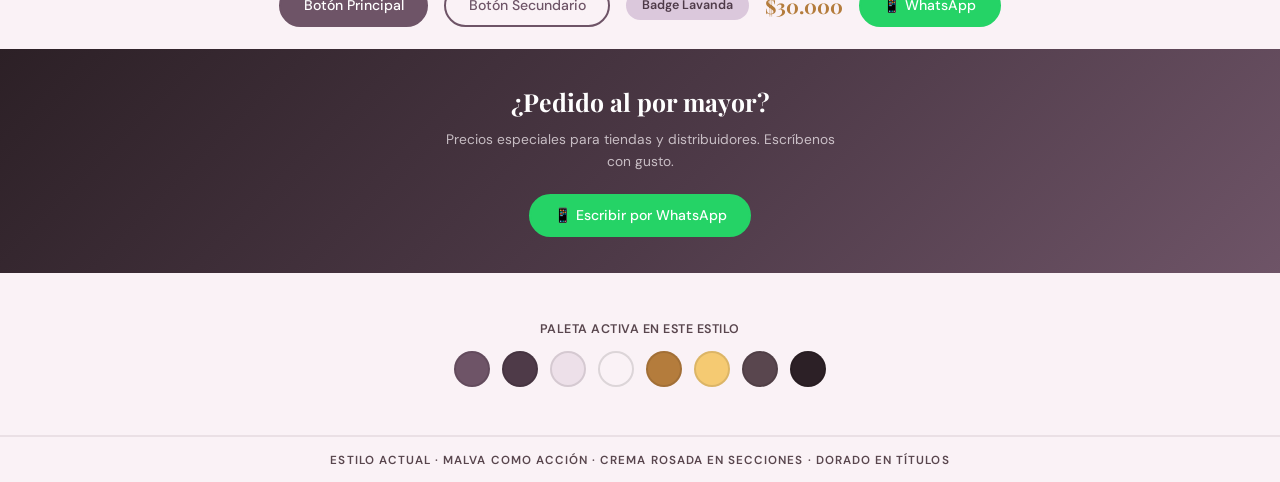
<file: comparador-estilos.html>
<!DOCTYPE html>
<html lang="es">
<head>
  <meta charset="UTF-8">
  <meta name="viewport" content="width=device-width, initial-scale=1.0">
  <title>Miel Jerez · Opciones de Estilo Visual</title>
  <link rel="preconnect" href="https://fonts.googleapis.com">
  <link rel="preconnect" href="https://fonts.gstatic.com" crossorigin>
  <link href="https://fonts.googleapis.com/css2?family=Playfair+Display:ital,wght@0,400;0,700;1,400&family=DM+Sans:wght@300;400;500&display=swap" rel="stylesheet">
  <style>
    /* =============================================
       RESET Y BASE
    ============================================= */
    *, *::before, *::after { box-sizing: border-box; margin: 0; padding: 0; }
    html { font-size: 16px; scroll-behavior: smooth; overflow-x: hidden; }
    body {
      font-family: 'DM Sans', system-ui, sans-serif;
      background: #1a1215;
      color: #2C2026;
      min-height: 100vh;
    }
    a { text-decoration: none; }
    img, svg { display: block; max-width: 100%; }

    /* =============================================
       HEADER COMPARADOR
    ============================================= */
    .comp-header {
      background: linear-gradient(160deg, #1a1215 0%, #2C2026 60%, #3A2B30 100%);
      padding: 2.5rem 1.5rem 0;
      text-align: center;
      border-bottom: 1px solid rgba(245,202,114,0.15);
    }
    .comp-logo {
      display: inline-flex;
      align-items: center;
      gap: 10px;
      margin-bottom: 1.25rem;
    }
    .comp-logo-hex {
      width: 44px;
      height: 44px;
      background: linear-gradient(135deg, #F5CA72, #B47C3C);
      border-radius: 50%;
      display: flex;
      align-items: center;
      justify-content: center;
      font-size: 20px;
    }
    .comp-logo-text {
      font-family: 'Playfair Display', serif;
      font-size: 1.4rem;
      font-weight: 700;
      color: #FAF2F6;
    }
    .comp-logo-text span { color: #F5CA72; }
    .comp-header h1 {
      font-family: 'Playfair Display', serif;
      font-size: clamp(1.4rem, 4vw, 2rem);
      color: #FAF2F6;
      margin-bottom: 0.6rem;
      line-height: 1.25;
    }
    .comp-header p {
      color: rgba(250,242,246,0.6);
      font-size: 0.9rem;
      max-width: 52ch;
      margin: 0 auto 2rem;
      line-height: 1.65;
    }

    /* =============================================
       TABS DE NAVEGACIÓN
    ============================================= */
    .comp-tabs {
      display: flex;
      gap: 4px;
      justify-content: center;
      flex-wrap: wrap;
      padding: 0 1rem;
    }
    .comp-tab {
      padding: 0.7rem 1.3rem 0.85rem;
      border-radius: 12px 12px 0 0;
      font-family: 'DM Sans', sans-serif;
      font-size: 0.82rem;
      font-weight: 500;
      cursor: pointer;
      border: none;
      background: rgba(255,255,255,0.06);
      color: rgba(250,242,246,0.55);
      transition: all 0.25s ease;
      white-space: nowrap;
      letter-spacing: 0.01em;
    }
    .comp-tab:hover { background: rgba(255,255,255,0.12); color: rgba(250,242,246,0.9); }
    .comp-tab.activo { font-weight: 600; color: #2C2026; }
    .comp-tab[data-s="actual"].activo  { background: #EDE0E9; }
    .comp-tab[data-s="a"].activo       { background: #F5EDE0; }
    .comp-tab[data-s="b"].activo       { background: #E8D8EA; }
    .comp-tab[data-s="c"].activo       { background: #F5CA72; }
    .comp-tab[data-s="combo"].activo   { background: #FAF2F6; }

    /* =============================================
       PANELES DE PREVIEW
    ============================================= */
    .preview { display: none; }
    .preview.activo { display: block; }

    /* =============================================
       COMPONENTES COMPARTIDOS
    ============================================= */

    /* --- NAVBAR MINI --- */
    .mn {
      display: flex;
      align-items: center;
      justify-content: space-between;
      padding: 0 1.5rem;
      height: 58px;
      backdrop-filter: blur(10px);
      position: relative;
      z-index: 2;
    }
    .mn-logo {
      display: flex;
      align-items: center;
      gap: 8px;
      font-family: 'Playfair Display', serif;
      font-size: 1.05rem;
      font-weight: 700;
    }
    .mn-bee {
      width: 32px;
      height: 32px;
      border-radius: 50%;
      display: flex;
      align-items: center;
      justify-content: center;
      font-size: 17px;
      flex-shrink: 0;
    }
    .mn-links {
      display: flex;
      gap: 1.4rem;
      font-size: 0.83rem;
      font-weight: 500;
    }
    .mn-links a { opacity: 0.75; }
    .mn-links a.active { opacity: 1; font-weight: 600; }
    .mn-cart {
      width: 34px;
      height: 34px;
      border-radius: 50%;
      display: flex;
      align-items: center;
      justify-content: center;
      font-size: 15px;
      cursor: pointer;
    }

    /* --- HERO MINI --- */
    .mh {
      min-height: 360px;
      display: flex;
      align-items: center;
      justify-content: center;
      text-align: center;
      position: relative;
      overflow: hidden;
      padding: 3rem 1.5rem;
      margin-top: -58px;
      padding-top: calc(3rem + 58px);
    }
    .mh-bg {
      position: absolute;
      inset: 0;
      z-index: 0;
    }
    .mh-content {
      position: relative;
      z-index: 2;
      max-width: 580px;
    }
    .mh-badge {
      display: inline-block;
      padding: 0.28rem 0.85rem;
      border-radius: 999px;
      font-size: 0.73rem;
      font-weight: 500;
      letter-spacing: 0.09em;
      text-transform: uppercase;
      margin-bottom: 1.1rem;
    }
    .mh-titulo {
      font-family: 'Playfair Display', serif;
      font-size: clamp(1.9rem, 5vw, 2.9rem);
      font-weight: 700;
      color: #fff;
      line-height: 1.12;
      margin-bottom: 0.9rem;
    }
    .mh-sub {
      font-size: 0.92rem;
      color: rgba(250,242,246,0.85);
      max-width: 440px;
      margin: 0 auto 1.6rem;
      line-height: 1.65;
    }
    .mh-btns { display: flex; gap: 0.9rem; justify-content: center; flex-wrap: wrap; }

    /* --- BOTONES --- */
    .btn {
      display: inline-flex;
      align-items: center;
      gap: 0.45rem;
      padding: 0.65rem 1.4rem;
      border-radius: 999px;
      font-family: 'DM Sans', sans-serif;
      font-size: 0.88rem;
      font-weight: 500;
      cursor: pointer;
      border: 2px solid transparent;
      text-decoration: none;
      transition: all 0.2s ease;
      white-space: nowrap;
    }
    .btn-wa { background: #25D366 !important; color: #fff !important; border-color: #25D366 !important; }
    .btn-wa:hover { background: #1da851 !important; }

    /* --- SECCIÓN TARJETAS --- */
    .ms {
      padding: 2.75rem 1.5rem;
    }
    .ms-titulo {
      text-align: center;
      margin-bottom: 2rem;
    }
    .ms-titulo h2 {
      font-family: 'Playfair Display', serif;
      font-size: clamp(1.3rem, 3vw, 1.75rem);
      margin-bottom: 0.45rem;
      line-height: 1.25;
    }
    .ms-titulo p { font-size: 0.88rem; line-height: 1.55; max-width: 42ch; margin: 0 auto; }
    .ldeco {
      display: block;
      width: 48px;
      height: 3px;
      border-radius: 999px;
      margin: 0.7rem auto 0;
    }
    .mc-grid {
      display: grid;
      grid-template-columns: repeat(3, 1fr);
      gap: 1rem;
      max-width: 860px;
      margin: 0 auto;
    }
    .mc {
      background: #fff;
      border-radius: 18px;
      padding: 1.5rem 1rem;
      text-align: center;
      box-shadow: 0 2px 14px rgba(44,32,38,0.07);
      transition: transform 0.2s ease;
    }
    .mc:hover { transform: translateY(-3px); }
    .mc-ico {
      width: 52px;
      height: 52px;
      border-radius: 50%;
      margin: 0 auto 0.9rem;
      display: flex;
      align-items: center;
      justify-content: center;
      font-size: 22px;
    }
    .mc h3 { font-family: 'Playfair Display', serif; font-size: 1rem; margin-bottom: 0.4rem; }
    .mc p { font-size: 0.79rem; line-height: 1.55; }

    /* --- PRODUCTO CARD --- */
    .mp-grid {
      display: grid;
      grid-template-columns: repeat(3, 1fr);
      gap: 1rem;
      max-width: 860px;
      margin: 0 auto;
    }
    .mp {
      background: #fff;
      border-radius: 18px;
      overflow: hidden;
      box-shadow: 0 2px 14px rgba(44,32,38,0.07);
    }
    .mp-img {
      height: 110px;
      display: flex;
      align-items: center;
      justify-content: center;
      font-size: 3rem;
    }
    .mp-info { padding: 0.9rem 1rem; }
    .mp-info h4 { font-family: 'Playfair Display', serif; font-size: 0.9rem; margin-bottom: 0.3rem; }
    .mp-info p { font-size: 0.75rem; color: #59464E; line-height: 1.45; margin-bottom: 0.6rem; }
    .mp-precio { font-family: 'Playfair Display', serif; font-size: 1.1rem; font-weight: 700; margin-bottom: 0.65rem; }
    .mp-btn {
      width: 100%;
      padding: 0.5rem;
      border-radius: 10px;
      border: none;
      font-family: 'DM Sans', sans-serif;
      font-size: 0.79rem;
      font-weight: 500;
      cursor: pointer;
      color: #fff;
    }

    /* --- PALETA VISUAL --- */
    .mpal {
      display: flex;
      gap: 0.6rem;
      justify-content: center;
      align-items: center;
      padding: 1.25rem 1.5rem;
      flex-wrap: wrap;
    }
    .mpal-dot {
      width: 36px;
      height: 36px;
      border-radius: 50%;
      border: 2px solid rgba(0,0,0,0.08);
      position: relative;
      cursor: default;
    }
    .mpal-dot::after {
      content: attr(data-label);
      position: absolute;
      bottom: -20px;
      left: 50%;
      transform: translateX(-50%);
      font-size: 9px;
      white-space: nowrap;
      color: #59464E;
      font-weight: 600;
    }
    .mpal-wrap { text-align: center; }
    .mpal-wrap p { font-size: 0.78rem; color: #59464E; font-weight: 600; letter-spacing: 0.04em; text-transform: uppercase; margin-bottom: 0.9rem; }
    .mpal-dots { display: flex; gap: 0.75rem; justify-content: center; flex-wrap: wrap; }

    /* --- CTA STRIP --- */
    .mcta {
      padding: 2.25rem 1.5rem;
      text-align: center;
    }
    .mcta h2 {
      font-family: 'Playfair Display', serif;
      font-size: clamp(1.2rem, 3vw, 1.55rem);
      color: #fff;
      margin-bottom: 0.6rem;
    }
    .mcta p { color: rgba(250,242,246,0.72); font-size: 0.86rem; max-width: 44ch; margin: 0 auto 1.4rem; line-height: 1.6; }

    /* --- BOTONES SHOWCASE --- */
    .mbshow {
      display: flex;
      gap: 1rem;
      flex-wrap: wrap;
      align-items: center;
      justify-content: center;
      padding: 1.4rem 1.5rem;
    }

    /* --- LABEL DE ESTILO --- */
    .slabel {
      text-align: center;
      padding: 0.9rem 1.5rem;
      font-size: 0.73rem;
      font-weight: 600;
      letter-spacing: 0.09em;
      text-transform: uppercase;
      color: #59464E;
      border-top: 2px solid rgba(89,70,78,0.1);
    }

    /* RESPONSIVE */
    @media (max-width: 640px) {
      .mc-grid, .mp-grid { grid-template-columns: 1fr; }
      .mn-links { display: none; }
      .comp-tabs { gap: 3px; }
      .comp-tab { padding: 0.6rem 0.9rem 0.75rem; font-size: 0.76rem; }
    }


    /* =============================================
       ===  ESTILO ACTUAL  ========================
    ============================================= */
    #actual .mn { background: rgba(250,242,246,0.95); border-bottom: 1px solid rgba(180,124,60,0.12); }
    #actual .mn-logo { color: #2C2026; }
    #actual .mn-logo span { color: #B47C3C; }
    #actual .mn-bee { background: #EDE0E9; }
    #actual .mn-links a { color: #59464E; }
    #actual .mn-links a.active { color: #6E5467; border-bottom: 2px solid #6E5467; }
    #actual .mn-cart { background: #EDE0E9; border: 1.5px solid rgba(180,124,60,0.22); color: #59464E; }

    #actual .mh { background: #3A2B30; }
    #actual .mh-bg { background:
      linear-gradient(to bottom, rgba(78,58,72,0.38) 0%, rgba(44,32,38,0.68) 100%),
      linear-gradient(135deg, rgba(44,32,38,0.68) 0%, rgba(89,70,78,0.48) 45%, rgba(180,124,60,0.32) 100%),
      radial-gradient(ellipse at 25% 65%, #4a3238 0%, transparent 55%),
      radial-gradient(ellipse at 75% 30%, #2d4818 0%, transparent 50%),
      linear-gradient(180deg, #1a0e12 0%, #2c1e18 100%);
    }
    #actual .mh-badge { background: rgba(219,200,220,0.18); border: 1px solid rgba(219,200,220,0.65); color: rgba(250,242,246,0.96); }
    #actual .mh-titulo span { color: #F5CA72; }
    #actual .btn-pri { background: #6E5467; color: #fff; border-color: #6E5467; }
    #actual .btn-sec { background: transparent; color: #fff; border-color: rgba(219,200,220,0.7); }

    #actual .ms { background: #EDE0E9; }
    #actual .ms-titulo h2 { color: #2C2026; }
    #actual .ms-titulo p { color: #59464E; }
    #actual .ldeco { background: linear-gradient(90deg, #6E5467, #B47C3C, #F5CA72); }
    #actual .mc-ico { background: linear-gradient(135deg, #EDE0E9, #F5CA72); }
    #actual .mc h3 { color: #2C2026; }
    #actual .mc p { color: #59464E; }

    #actual .mbshow { background: #FAF2F6; }
    #actual .mbshow .btn-pri { background: #6E5467; color: #fff; border-color: #6E5467; }
    #actual .mbshow .btn-sec { background: transparent; color: #6E5467; border-color: #6E5467; }
    #actual .mbshow .badge-samp { background: #DBC8DC; color: #4E3A48; padding: 0.4rem 1rem; border-radius: 999px; font-size: 0.78rem; font-weight: 600; }
    #actual .mbshow .precio-samp { font-family: 'Playfair Display',serif; font-size: 1.25rem; font-weight: 700; color: #B47C3C; }

    #actual .ms2 { background: #FAF2F6; }
    #actual .mp-img { background: #EDE0E9; }
    #actual .mp-precio { color: #B47C3C; }
    #actual .mp-btn { background: #B47C3C; }
    #actual .mp-btn:hover { background: #673B0A; }

    #actual .mcta { background: linear-gradient(135deg, #2C2026 0%, #4E3A48 55%, #6E5467 100%); }

    #actual .slabel { background: #FAF2F6; }
    #actual .mpal-wrap { background: #FAF2F6; padding: 1.5rem; }


    /* =============================================
       ===  OPCIÓN A — CÁLIDA Y MELOSA  ===========
       Botones y acciones en dorado/beige tostado.
       Secciones en crema cálida sin lavanda.
    ============================================= */
    #opc-a .mn { background: rgba(255,251,245,0.96); border-bottom: 1px solid rgba(180,124,60,0.18); }
    #opc-a .mn-logo { color: #2C2026; }
    #opc-a .mn-logo span { color: #673B0A; }
    #opc-a .mn-bee { background: #F5EDE0; }
    #opc-a .mn-links a { color: #59464E; }
    #opc-a .mn-links a.active { color: #B47C3C; border-bottom: 2px solid #B47C3C; }
    #opc-a .mn-cart { background: #F5EDE0; border: 1.5px solid rgba(180,124,60,0.3); color: #673B0A; }

    #opc-a .mh { background: #2C1A0A; }
    #opc-a .mh-bg { background:
      linear-gradient(to bottom, rgba(103,59,10,0.40) 0%, rgba(44,26,10,0.72) 100%),
      linear-gradient(135deg, rgba(44,26,10,0.75) 0%, rgba(103,59,10,0.55) 45%, rgba(245,202,114,0.20) 100%),
      radial-gradient(ellipse at 25% 65%, #4a2d0a 0%, transparent 55%),
      radial-gradient(ellipse at 75% 30%, #2d4818 0%, transparent 50%),
      linear-gradient(180deg, #1a0e04 0%, #3d2010 100%);
    }
    #opc-a .mh-badge { background: rgba(245,202,114,0.18); border: 1px solid rgba(245,202,114,0.55); color: rgba(250,242,246,0.96); }
    #opc-a .mh-titulo span { color: #F5CA72; }
    #opc-a .btn-pri { background: #B47C3C; color: #fff; border-color: #B47C3C; }
    #opc-a .btn-sec { background: transparent; color: #fff; border-color: rgba(245,202,114,0.65); }

    #opc-a .ms { background: #F5EDE0; }
    #opc-a .ms-titulo h2 { color: #2C2026; }
    #opc-a .ms-titulo p { color: #59464E; }
    #opc-a .ldeco { background: linear-gradient(90deg, #B47C3C, #F5CA72, #B47C3C); }
    #opc-a .mc-ico { background: linear-gradient(135deg, #F5EDE0, #F5CA72); }
    #opc-a .mc h3 { color: #2C2026; }
    #opc-a .mc p { color: #59464E; }

    #opc-a .mbshow { background: #FFFBF5; }
    #opc-a .mbshow .btn-pri { background: #B47C3C; color: #fff; border-color: #B47C3C; }
    #opc-a .mbshow .btn-sec { background: transparent; color: #B47C3C; border-color: #B47C3C; }
    #opc-a .mbshow .badge-samp { background: #F5CA72; color: #673B0A; padding: 0.4rem 1rem; border-radius: 999px; font-size: 0.78rem; font-weight: 600; }
    #opc-a .mbshow .precio-samp { font-family: 'Playfair Display',serif; font-size: 1.25rem; font-weight: 700; color: #673B0A; }

    #opc-a .ms2 { background: #FFFBF5; }
    #opc-a .mp-img { background: #F5EDE0; }
    #opc-a .mp-precio { color: #B47C3C; }
    #opc-a .mp-btn { background: #B47C3C; }

    #opc-a .mcta { background: linear-gradient(135deg, #2C1A0A 0%, #673B0A 55%, #B47C3C 100%); }

    #opc-a .slabel { background: #FFFBF5; }
    #opc-a .mpal-wrap { background: #FFFBF5; padding: 1.5rem; }


    /* =============================================
       ===  OPCIÓN B — FEMENINA Y FLORAL  =========
       Fondos con protagonismo del lavanda pastel.
       Secciones más rosadas y florales.
    ============================================= */
    #opc-b .mn { background: rgba(245,239,246,0.96); border-bottom: 1px solid rgba(110,84,103,0.12); }
    #opc-b .mn-logo { color: #2C2026; }
    #opc-b .mn-logo span { color: #6E5467; }
    #opc-b .mn-bee { background: #E8D8EA; }
    #opc-b .mn-links a { color: #59464E; }
    #opc-b .mn-links a.active { color: #6E5467; border-bottom: 2px solid #DBC8DC; }
    #opc-b .mn-cart { background: #E8D8EA; border: 1.5px solid rgba(110,84,103,0.22); color: #6E5467; }

    #opc-b .mh { background: #2A1E2C; }
    #opc-b .mh-bg { background:
      linear-gradient(to bottom, rgba(90,64,95,0.42) 0%, rgba(44,32,38,0.68) 100%),
      linear-gradient(135deg, rgba(44,32,38,0.70) 0%, rgba(110,84,103,0.52) 45%, rgba(219,200,220,0.22) 100%),
      radial-gradient(ellipse at 25% 60%, #3a2040 0%, transparent 55%),
      radial-gradient(ellipse at 72% 30%, #1e2a18 0%, transparent 50%),
      linear-gradient(180deg, #180c1c 0%, #2a1e2c 100%);
    }
    #opc-b .mh-badge { background: rgba(219,200,220,0.25); border: 1px solid rgba(219,200,220,0.75); color: rgba(250,242,246,0.97); }
    #opc-b .mh-titulo span { color: #DBC8DC; }
    #opc-b .btn-pri { background: #6E5467; color: #fff; border-color: #6E5467; }
    #opc-b .btn-sec { background: rgba(219,200,220,0.2); color: #fff; border-color: rgba(219,200,220,0.7); }

    #opc-b .ms { background: #DBC8DC; }
    #opc-b .ms-titulo h2 { color: #2C2026; }
    #opc-b .ms-titulo p { color: #4E3A48; }
    #opc-b .ldeco { background: linear-gradient(90deg, #6E5467, #DBC8DC, #B47C3C); }
    #opc-b .mc-ico { background: linear-gradient(135deg, #DBC8DC, #F5CA72); }
    #opc-b .mc h3 { color: #2C2026; }
    #opc-b .mc p { color: #59464E; }

    #opc-b .mbshow { background: #F5EFF6; }
    #opc-b .mbshow .btn-pri { background: #6E5467; color: #fff; border-color: #6E5467; }
    #opc-b .mbshow .btn-sec { background: transparent; color: #6E5467; border-color: #DBC8DC; }
    #opc-b .mbshow .badge-samp { background: rgba(219,200,220,0.45); color: #4E3A48; border: 1.5px solid #DBC8DC; padding: 0.4rem 1rem; border-radius: 999px; font-size: 0.78rem; font-weight: 600; }
    #opc-b .mbshow .precio-samp { font-family: 'Playfair Display',serif; font-size: 1.25rem; font-weight: 700; color: #6E5467; }

    #opc-b .ms2 { background: #F5EFF6; }
    #opc-b .mp-img { background: #E8D8EA; }
    #opc-b .mp-precio { color: #6E5467; }
    #opc-b .mp-btn { background: #6E5467; }

    #opc-b .mcta { background: linear-gradient(135deg, #2C2026 0%, #4E3A48 50%, #6E5467 100%); }

    #opc-b .slabel { background: #F5EFF6; }
    #opc-b .mpal-wrap { background: #F5EFF6; padding: 1.5rem; }


    /* =============================================
       ===  OPCIÓN C — OSCURA Y PREMIUM  ===========
       Marrón oscuro dominante. Detalles en dorado.
       Contraste fuerte. Sensación premium artesanal.
    ============================================= */
    #opc-c .mn { background: rgba(44,32,38,0.97); border-bottom: 1px solid rgba(245,202,114,0.18); }
    #opc-c .mn-logo { color: #FAF2F6; }
    #opc-c .mn-logo span { color: #F5CA72; }
    #opc-c .mn-bee { background: rgba(245,202,114,0.15); }
    #opc-c .mn-links a { color: rgba(250,242,246,0.7); }
    #opc-c .mn-links a.active { color: #F5CA72; border-bottom: 2px solid #F5CA72; }
    #opc-c .mn-cart { background: rgba(245,202,114,0.12); border: 1.5px solid rgba(245,202,114,0.3); color: #F5CA72; }

    #opc-c .mh { background: #1a0e06; }
    #opc-c .mh-bg { background:
      linear-gradient(to bottom, rgba(103,59,10,0.30) 0%, rgba(26,14,6,0.82) 100%),
      linear-gradient(135deg, rgba(26,14,6,0.88) 0%, rgba(103,59,10,0.60) 45%, rgba(180,124,60,0.28) 100%),
      radial-gradient(ellipse at 28% 60%, #3d1f08 0%, transparent 55%),
      radial-gradient(ellipse at 74% 32%, #2a3812 0%, transparent 45%),
      linear-gradient(180deg, #0d0804 0%, #2a1608 100%);
    }
    #opc-c .mh-badge { background: rgba(245,202,114,0.14); border: 1px solid rgba(245,202,114,0.5); color: rgba(250,242,246,0.97); }
    #opc-c .mh-titulo span { color: #F5CA72; }
    #opc-c .btn-pri { background: #673B0A; color: #fff; border-color: #673B0A; }
    #opc-c .btn-sec { background: rgba(245,202,114,0.12); color: #F5CA72; border-color: rgba(245,202,114,0.55); }

    #opc-c .ms { background: #2C2026; }
    #opc-c .ms-titulo h2 { color: #FAF2F6; }
    #opc-c .ms-titulo p { color: rgba(250,242,246,0.65); }
    #opc-c .ldeco { background: linear-gradient(90deg, #673B0A, #F5CA72, #B47C3C); }
    #opc-c .mc-ico { background: linear-gradient(135deg, rgba(245,202,114,0.15), rgba(245,202,114,0.35)); }
    #opc-c .mc h3 { color: #2C2026; }
    #opc-c .mc p { color: #59464E; }

    #opc-c .mbshow { background: #FAF2F6; }
    #opc-c .mbshow .btn-pri { background: #673B0A; color: #fff; border-color: #673B0A; }
    #opc-c .mbshow .btn-sec { background: transparent; color: #673B0A; border-color: #B47C3C; }
    #opc-c .mbshow .badge-samp { background: #F5CA72; color: #2C2026; padding: 0.4rem 1rem; border-radius: 999px; font-size: 0.78rem; font-weight: 600; }
    #opc-c .mbshow .precio-samp { font-family: 'Playfair Display',serif; font-size: 1.25rem; font-weight: 700; color: #673B0A; }

    #opc-c .ms2 { background: #FAF2F6; }
    #opc-c .mp-img { background: linear-gradient(135deg, #F5EDE0, #F5CA72); }
    #opc-c .mp-precio { color: #673B0A; }
    #opc-c .mp-btn { background: #673B0A; }

    #opc-c .mcta { background: linear-gradient(135deg, #0d0804 0%, #2C1A0A 50%, #673B0A 100%); }

    #opc-c .slabel { background: #FAF2F6; }
    #opc-c .mpal-wrap { background: #FAF2F6; padding: 1.5rem; }


    /* =============================================
       ===  COMBINACIÓN ÚNICA  =====================
       Fusión de los 4 estilos.
       Gradient buttons · Secciones alternadas ·
       Tipografía con dorado Y lavanda.
    ============================================= */
    #combo .mn { background: rgba(250,242,246,0.96); border-bottom: 1px solid rgba(110,84,103,0.1); }
    #combo .mn-logo { color: #2C2026; }
    #combo .mn-logo span { background: linear-gradient(135deg, #6E5467, #B47C3C); -webkit-background-clip: text; -webkit-text-fill-color: transparent; background-clip: text; }
    #combo .mn-bee { background: linear-gradient(135deg, #E8D8EA, #F5EDE0); }
    #combo .mn-links a { color: #59464E; }
    #combo .mn-links a.active { color: #6E5467; border-bottom: 2px solid #F5CA72; }
    #combo .mn-cart { background: linear-gradient(135deg, #EDE0E9, #F5EDE0); border: 1.5px solid rgba(110,84,103,0.2); color: #6E5467; }

    #combo .mh { background: #1a1015; }
    #combo .mh-bg { background:
      linear-gradient(to bottom, rgba(68,44,72,0.38) 0%, rgba(44,32,38,0.70) 60%, rgba(103,59,10,0.45) 100%),
      linear-gradient(135deg, rgba(44,32,38,0.72) 0%, rgba(78,58,72,0.50) 35%, rgba(89,70,78,0.40) 60%, rgba(180,124,60,0.30) 100%),
      radial-gradient(ellipse at 20% 60%, #3a2040 0%, transparent 50%),
      radial-gradient(ellipse at 75% 35%, #2d4818 0%, transparent 48%),
      radial-gradient(ellipse at 50% 80%, #3d2010 0%, transparent 40%),
      linear-gradient(180deg, #140c18 0%, #1e1410 100%);
    }
    #combo .mh-badge { background: rgba(219,200,220,0.20); border: 1px solid rgba(245,202,114,0.45); color: rgba(250,242,246,0.97); }
    #combo .mh-titulo span { color: #F5CA72; }
    #combo .btn-pri { background: linear-gradient(135deg, #6E5467 0%, #B47C3C 100%); color: #fff; border: none; padding: 0.7rem 1.45rem; }
    #combo .btn-sec { background: rgba(219,200,220,0.15); color: #FAF2F6; border-color: rgba(219,200,220,0.5); }

    #combo .ms { background: linear-gradient(160deg, #EDE0E9 0%, #F5EDE0 100%); }
    #combo .ms-titulo h2 { color: #2C2026; }
    #combo .ms-titulo p { color: #59464E; }
    #combo .ldeco { background: linear-gradient(90deg, #6E5467, #F5CA72, #B47C3C); }
    #combo .mc-ico { background: linear-gradient(135deg, #E8D8EA, #F5CA72); }
    #combo .mc h3 { color: #2C2026; }
    #combo .mc p { color: #59464E; }

    #combo .mbshow { background: #FAF2F6; }
    #combo .mbshow .btn-pri { background: linear-gradient(135deg, #6E5467, #B47C3C); color: #fff; border: none; }
    #combo .mbshow .btn-sec { background: transparent; color: #6E5467; border-color: #DBC8DC; }
    #combo .mbshow .badge-samp { background: linear-gradient(135deg, #E8D8EA, #F5EDE0); color: #4E3A48; border: 1.5px solid rgba(110,84,103,0.25); padding: 0.4rem 1rem; border-radius: 999px; font-size: 0.78rem; font-weight: 600; }
    #combo .mbshow .precio-samp { font-family: 'Playfair Display',serif; font-size: 1.25rem; font-weight: 700; background: linear-gradient(135deg, #6E5467, #B47C3C); -webkit-background-clip: text; -webkit-text-fill-color: transparent; background-clip: text; }

    #combo .ms2 { background: #FAF2F6; }
    #combo .mp-img { background: linear-gradient(135deg, #E8D8EA, #F5EDE0); }
    #combo .mp-precio { background: linear-gradient(135deg, #6E5467, #B47C3C); -webkit-background-clip: text; -webkit-text-fill-color: transparent; background-clip: text; }
    #combo .mp-btn { background: linear-gradient(135deg, #6E5467 0%, #B47C3C 100%); }

    #combo .mcta {
      background: linear-gradient(135deg, #2C2026 0%, #4E3A48 30%, #2C1A0A 65%, #673B0A 100%);
    }

    #combo .slabel { background: #FAF2F6; }
    #combo .mpal-wrap { background: #FAF2F6; padding: 1.5rem; }

  </style>
</head>
<body>

<!-- =============================================
     HEADER DEL COMPARADOR
============================================= -->
<div class="comp-header">
  <div class="comp-logo">
    <div class="comp-logo-hex">🐝</div>
    <span class="comp-logo-text">Miel <span>Jerez</span></span>
  </div>
  <h1>Opciones de Estilo Visual</h1>
  <p>Los 4 estilos usan exactamente los mismos colores de tu logo. Solo cambia cuál tono lleva el protagonismo en cada sección.</p>

  <div class="comp-tabs">
    <button class="comp-tab activo" data-s="actual">Estilo Actual</button>
    <button class="comp-tab" data-s="a">A · Cálida y melosa</button>
    <button class="comp-tab" data-s="b">B · Femenina y floral</button>
    <button class="comp-tab" data-s="c">C · Oscura y premium</button>
    <button class="comp-tab" data-s="combo">✦ Combinación única</button>
  </div>
</div>


<!-- =============================================
     ESTILO ACTUAL
============================================= -->
<div class="preview activo" id="actual">

  <nav class="mn">
    <div class="mn-logo"><div class="mn-bee">🐝</div>Miel <span>Jerez</span></div>
    <div class="mn-links">
      <a href="#">Inicio</a><a href="#" class="active">Catálogo</a><a href="#">Nosotros</a><a href="#">Contacto</a>
    </div>
    <div class="mn-cart">🛒</div>
  </nav>

  <section class="mh">
    <div class="mh-bg"></div>
    <div class="mh-content">
      <span class="mh-badge">100% Natural · Lebrija, Santander</span>
      <h1 class="mh-titulo">Miel <span>100% Pura</span><br>Directo del Apiario</h1>
      <p class="mh-sub">Cosechada artesanalmente en los apiarios de los Jerez. Del panal a tu mesa, sin intermediarios.</p>
      <div class="mh-btns">
        <a class="btn btn-pri">Ver Catálogo</a>
        <a class="btn btn-wa">📱 Contáctanos</a>
      </div>
    </div>
  </section>

  <section class="ms">
    <div class="ms-titulo">
      <h2>¿Por qué elegir Miel Jerez?</h2>
      <p>Calidad artesanal que se siente en cada gota</p>
      <span class="ldeco"></span>
    </div>
    <div class="mc-grid">
      <div class="mc"><div class="mc-ico">🐝</div><h3>100% Artesanal</h3><p>Cosechada a mano en nuestras colmenas, sin maquinaria industrial.</p></div>
      <div class="mc"><div class="mc-ico">🌿</div><h3>Sin Aditivos</h3><p>Miel pura sin conservantes, colorantes ni azúcar añadida.</p></div>
      <div class="mc"><div class="mc-ico">📍</div><h3>Producto Local</h3><p>Empresa familiar santandereana, apicultura responsable.</p></div>
    </div>
  </section>

  <section class="ms ms2">
    <div class="ms-titulo">
      <h2 style="color:#2C2026">Nuestros Productos</h2>
      <p style="color:#59464E">Una selección de lo mejor del apiario</p>
      <span class="ldeco" style="background: linear-gradient(90deg, #6E5467, #B47C3C, #F5CA72)"></span>
    </div>
    <div class="mp-grid">
      <div class="mp"><div class="mp-img">🍯</div><div class="mp-info"><h4>Miel Pura 450g</h4><p>Multifloral 100% pura, cosechada artesanalmente.</p><div class="mp-precio">$30.000</div><button class="mp-btn">Agregar al pedido</button></div></div>
      <div class="mp"><div class="mp-img">🌸</div><div class="mp-info"><h4>Polen 170g</h4><p>Polen natural recolectado fresco, frasco de vidrio.</p><div class="mp-precio">$25.000</div><button class="mp-btn">Agregar al pedido</button></div></div>
      <div class="mp"><div class="mp-img">✨</div><div class="mp-info"><h4>Bálsamo 40g</h4><p>Hidratante de cera de abejas. Producto premium.</p><div class="mp-precio">$70.000</div><button class="mp-btn">Agregar al pedido</button></div></div>
    </div>
  </section>

  <div class="mbshow">
    <a class="btn btn-pri">Botón Principal</a>
    <a class="btn btn-sec">Botón Secundario</a>
    <span class="badge-samp">Badge Lavanda</span>
    <span class="precio-samp">$30.000</span>
    <a class="btn btn-wa">📱 WhatsApp</a>
  </div>

  <section class="mcta">
    <h2>¿Pedido al por mayor?</h2>
    <p>Precios especiales para tiendas y distribuidores. Escríbenos con gusto.</p>
    <a class="btn btn-wa">📱 Escribir por WhatsApp</a>
  </section>

  <div class="mpal-wrap">
    <div class="mpal-wrap">
      <p>Paleta activa en este estilo</p>
      <div class="mpal-dots">
        <div title="Acción / Botones — Malva medio #6E5467" style="width:36px;height:36px;border-radius:50%;background:#6E5467;border:2px solid rgba(0,0,0,0.1);cursor:default"></div>
        <div title="Hover / Profundo — Malva oscuro #4E3A48" style="width:36px;height:36px;border-radius:50%;background:#4E3A48;border:2px solid rgba(0,0,0,0.1)"></div>
        <div title="Fondos de sección — Crema rosada #EDE0E9" style="width:36px;height:36px;border-radius:50%;background:#EDE0E9;border:2px solid rgba(0,0,0,0.1)"></div>
        <div title="Fondo body — Marfil rosado #FAF2F6" style="width:36px;height:36px;border-radius:50%;background:#FAF2F6;border:2px solid rgba(0,0,0,0.12)"></div>
        <div title="Precios / Accento — Beige tostado #B47C3C" style="width:36px;height:36px;border-radius:50%;background:#B47C3C;border:2px solid rgba(0,0,0,0.1)"></div>
        <div title="Titular destacado — Dorado miel #F5CA72" style="width:36px;height:36px;border-radius:50%;background:#F5CA72;border:2px solid rgba(0,0,0,0.1)"></div>
        <div title="Texto — Gris malva #59464E" style="width:36px;height:36px;border-radius:50%;background:#59464E;border:2px solid rgba(0,0,0,0.1)"></div>
        <div title="CTA fondo — Mauve oscuro #2C2026" style="width:36px;height:36px;border-radius:50%;background:#2C2026;border:2px solid rgba(0,0,0,0.1)"></div>
      </div>
    </div>
  </div>

  <div class="slabel">Estilo Actual · Malva como acción · Crema rosada en secciones · Dorado en títulos</div>
</div>


<!-- =============================================
     OPCIÓN A — CÁLIDA Y MELOSA
============================================= -->
<div class="preview" id="opc-a">

  <nav class="mn">
    <div class="mn-logo"><div class="mn-bee">🐝</div>Miel <span>Jerez</span></div>
    <div class="mn-links">
      <a href="#">Inicio</a><a href="#" class="active">Catálogo</a><a href="#">Nosotros</a><a href="#">Contacto</a>
    </div>
    <div class="mn-cart">🛒</div>
  </nav>

  <section class="mh">
    <div class="mh-bg"></div>
    <div class="mh-content">
      <span class="mh-badge">100% Natural · Lebrija, Santander</span>
      <h1 class="mh-titulo">Miel <span>100% Pura</span><br>Directo del Apiario</h1>
      <p class="mh-sub">Cosechada artesanalmente en los apiarios de los Jerez. Del panal a tu mesa, sin intermediarios.</p>
      <div class="mh-btns">
        <a class="btn btn-pri">Ver Catálogo</a>
        <a class="btn btn-wa">📱 Contáctanos</a>
      </div>
    </div>
  </section>

  <section class="ms">
    <div class="ms-titulo">
      <h2>¿Por qué elegir Miel Jerez?</h2>
      <p>Calidad artesanal que se siente en cada gota</p>
      <span class="ldeco"></span>
    </div>
    <div class="mc-grid">
      <div class="mc"><div class="mc-ico">🐝</div><h3>100% Artesanal</h3><p>Cosechada a mano en nuestras colmenas, sin maquinaria industrial.</p></div>
      <div class="mc"><div class="mc-ico">🌿</div><h3>Sin Aditivos</h3><p>Miel pura sin conservantes, colorantes ni azúcar añadida.</p></div>
      <div class="mc"><div class="mc-ico">📍</div><h3>Producto Local</h3><p>Empresa familiar santandereana, apicultura responsable.</p></div>
    </div>
  </section>

  <section class="ms ms2">
    <div class="ms-titulo">
      <h2 style="color:#2C2026">Nuestros Productos</h2>
      <p style="color:#59464E">Una selección de lo mejor del apiario</p>
      <span class="ldeco" style="background: linear-gradient(90deg, #B47C3C, #F5CA72, #B47C3C)"></span>
    </div>
    <div class="mp-grid">
      <div class="mp"><div class="mp-img">🍯</div><div class="mp-info"><h4>Miel Pura 450g</h4><p>Multifloral 100% pura, cosechada artesanalmente.</p><div class="mp-precio">$30.000</div><button class="mp-btn">Agregar al pedido</button></div></div>
      <div class="mp"><div class="mp-img">🌸</div><div class="mp-info"><h4>Polen 170g</h4><p>Polen natural recolectado fresco, frasco de vidrio.</p><div class="mp-precio">$25.000</div><button class="mp-btn">Agregar al pedido</button></div></div>
      <div class="mp"><div class="mp-img">✨</div><div class="mp-info"><h4>Bálsamo 40g</h4><p>Hidratante de cera de abejas. Producto premium.</p><div class="mp-precio">$70.000</div><button class="mp-btn">Agregar al pedido</button></div></div>
    </div>
  </section>

  <div class="mbshow">
    <a class="btn btn-pri">Botón Principal</a>
    <a class="btn btn-sec">Botón Secundario</a>
    <span class="badge-samp">Badge Dorado</span>
    <span class="precio-samp">$30.000</span>
    <a class="btn btn-wa">📱 WhatsApp</a>
  </div>

  <section class="mcta">
    <h2>¿Pedido al por mayor?</h2>
    <p>Precios especiales para tiendas y distribuidores. Escríbenos con gusto.</p>
    <a class="btn btn-wa">📱 Escribir por WhatsApp</a>
  </section>

  <div class="mpal-wrap">
    <div class="mpal-wrap">
      <p>Paleta activa en este estilo</p>
      <div class="mpal-dots">
        <div title="Acción / Botones — Beige tostado #B47C3C" style="width:36px;height:36px;border-radius:50%;background:#B47C3C;border:2px solid rgba(0,0,0,0.1)"></div>
        <div title="Hover / Profundo — Marrón oscuro #673B0A" style="width:36px;height:36px;border-radius:50%;background:#673B0A;border:2px solid rgba(0,0,0,0.1)"></div>
        <div title="Fondos de sección — Crema cálida #F5EDE0" style="width:36px;height:36px;border-radius:50%;background:#F5EDE0;border:2px solid rgba(0,0,0,0.1)"></div>
        <div title="Fondo body — Crema muy suave #FFFBF5" style="width:36px;height:36px;border-radius:50%;background:#FFFBF5;border:2px solid rgba(0,0,0,0.12)"></div>
        <div title="Badges / Detalles — Dorado miel #F5CA72" style="width:36px;height:36px;border-radius:50%;background:#F5CA72;border:2px solid rgba(0,0,0,0.1)"></div>
        <div title="Titular destacado — Dorado #F5CA72" style="width:36px;height:36px;border-radius:50%;background:#F5CA72;border:2px solid rgba(0,0,0,0.1)"></div>
        <div title="Texto — Gris malva #59464E" style="width:36px;height:36px;border-radius:50%;background:#59464E;border:2px solid rgba(0,0,0,0.1)"></div>
        <div title="CTA — Marrón cálido #2C1A0A" style="width:36px;height:36px;border-radius:50%;background:#2C1A0A;border:2px solid rgba(0,0,0,0.1)"></div>
      </div>
    </div>
  </div>

  <div class="slabel">Opción A · Beige tostado como acción · Crema cálida en secciones · Sin lavanda</div>
</div>


<!-- =============================================
     OPCIÓN B — FEMENINA Y FLORAL
============================================= -->
<div class="preview" id="opc-b">

  <nav class="mn">
    <div class="mn-logo"><div class="mn-bee">🐝</div>Miel <span>Jerez</span></div>
    <div class="mn-links">
      <a href="#">Inicio</a><a href="#" class="active">Catálogo</a><a href="#">Nosotros</a><a href="#">Contacto</a>
    </div>
    <div class="mn-cart">🛒</div>
  </nav>

  <section class="mh">
    <div class="mh-bg"></div>
    <div class="mh-content">
      <span class="mh-badge">100% Natural · Lebrija, Santander</span>
      <h1 class="mh-titulo">Miel <span>100% Pura</span><br>Directo del Apiario</h1>
      <p class="mh-sub">Cosechada artesanalmente en los apiarios de los Jerez. Del panal a tu mesa, sin intermediarios.</p>
      <div class="mh-btns">
        <a class="btn btn-pri">Ver Catálogo</a>
        <a class="btn btn-wa">📱 Contáctanos</a>
      </div>
    </div>
  </section>

  <section class="ms">
    <div class="ms-titulo">
      <h2>¿Por qué elegir Miel Jerez?</h2>
      <p>Calidad artesanal que se siente en cada gota</p>
      <span class="ldeco"></span>
    </div>
    <div class="mc-grid">
      <div class="mc"><div class="mc-ico">🐝</div><h3>100% Artesanal</h3><p>Cosechada a mano en nuestras colmenas, sin maquinaria industrial.</p></div>
      <div class="mc"><div class="mc-ico">🌿</div><h3>Sin Aditivos</h3><p>Miel pura sin conservantes, colorantes ni azúcar añadida.</p></div>
      <div class="mc"><div class="mc-ico">📍</div><h3>Producto Local</h3><p>Empresa familiar santandereana, apicultura responsable.</p></div>
    </div>
  </section>

  <section class="ms ms2">
    <div class="ms-titulo">
      <h2 style="color:#2C2026">Nuestros Productos</h2>
      <p style="color:#59464E">Una selección de lo mejor del apiario</p>
      <span class="ldeco" style="background: linear-gradient(90deg, #6E5467, #DBC8DC, #B47C3C)"></span>
    </div>
    <div class="mp-grid">
      <div class="mp"><div class="mp-img">🍯</div><div class="mp-info"><h4>Miel Pura 450g</h4><p>Multifloral 100% pura, cosechada artesanalmente.</p><div class="mp-precio">$30.000</div><button class="mp-btn">Agregar al pedido</button></div></div>
      <div class="mp"><div class="mp-img">🌸</div><div class="mp-info"><h4>Polen 170g</h4><p>Polen natural recolectado fresco, frasco de vidrio.</p><div class="mp-precio">$25.000</div><button class="mp-btn">Agregar al pedido</button></div></div>
      <div class="mp"><div class="mp-img">✨</div><div class="mp-info"><h4>Bálsamo 40g</h4><p>Hidratante de cera de abejas. Producto premium.</p><div class="mp-precio">$70.000</div><button class="mp-btn">Agregar al pedido</button></div></div>
    </div>
  </section>

  <div class="mbshow">
    <a class="btn btn-pri">Botón Principal</a>
    <a class="btn btn-sec">Botón Secundario</a>
    <span class="badge-samp">Badge Lavanda</span>
    <span class="precio-samp">$30.000</span>
    <a class="btn btn-wa">📱 WhatsApp</a>
  </div>

  <section class="mcta">
    <h2>¿Pedido al por mayor?</h2>
    <p>Precios especiales para tiendas y distribuidores. Escríbenos con gusto.</p>
    <a class="btn btn-wa">📱 Escribir por WhatsApp</a>
  </section>

  <div class="mpal-wrap">
    <div class="mpal-wrap">
      <p>Paleta activa en este estilo</p>
      <div class="mpal-dots">
        <div title="Acción / Botones — Malva medio #6E5467" style="width:36px;height:36px;border-radius:50%;background:#6E5467;border:2px solid rgba(0,0,0,0.1)"></div>
        <div title="Fondos de sección — Lavanda pastel #DBC8DC" style="width:36px;height:36px;border-radius:50%;background:#DBC8DC;border:2px solid rgba(0,0,0,0.1)"></div>
        <div title="Fondo body — Lavanda muy suave #F5EFF6" style="width:36px;height:36px;border-radius:50%;background:#F5EFF6;border:2px solid rgba(0,0,0,0.12)"></div>
        <div title="Titular span — Lavanda pastel #DBC8DC" style="width:36px;height:36px;border-radius:50%;background:#DBC8DC;border:2px solid rgba(0,0,0,0.1)"></div>
        <div title="Precios — Malva medio #6E5467" style="width:36px;height:36px;border-radius:50%;background:#6E5467;border:2px solid rgba(0,0,0,0.1)"></div>
        <div title="Acento cálido — Beige tostado #B47C3C" style="width:36px;height:36px;border-radius:50%;background:#B47C3C;border:2px solid rgba(0,0,0,0.1)"></div>
        <div title="Texto — Gris malva #59464E" style="width:36px;height:36px;border-radius:50%;background:#59464E;border:2px solid rgba(0,0,0,0.1)"></div>
        <div title="CTA — Mauve profundo #2C2026" style="width:36px;height:36px;border-radius:50%;background:#2C2026;border:2px solid rgba(0,0,0,0.1)"></div>
      </div>
    </div>
  </div>

  <div class="slabel">Opción B · Lavanda pastel dominante en secciones · Más floral y delicado</div>
</div>


<!-- =============================================
     OPCIÓN C — OSCURA Y PREMIUM
============================================= -->
<div class="preview" id="opc-c">

  <nav class="mn">
    <div class="mn-logo"><div class="mn-bee">🐝</div>Miel <span>Jerez</span></div>
    <div class="mn-links">
      <a href="#">Inicio</a><a href="#" class="active">Catálogo</a><a href="#">Nosotros</a><a href="#">Contacto</a>
    </div>
    <div class="mn-cart">🛒</div>
  </nav>

  <section class="mh">
    <div class="mh-bg"></div>
    <div class="mh-content">
      <span class="mh-badge">100% Natural · Lebrija, Santander</span>
      <h1 class="mh-titulo">Miel <span>100% Pura</span><br>Directo del Apiario</h1>
      <p class="mh-sub">Cosechada artesanalmente en los apiarios de los Jerez. Del panal a tu mesa, sin intermediarios.</p>
      <div class="mh-btns">
        <a class="btn btn-pri">Ver Catálogo</a>
        <a class="btn btn-wa">📱 Contáctanos</a>
      </div>
    </div>
  </section>

  <section class="ms">
    <div class="ms-titulo">
      <h2>¿Por qué elegir Miel Jerez?</h2>
      <p>Calidad artesanal que se siente en cada gota</p>
      <span class="ldeco"></span>
    </div>
    <div class="mc-grid">
      <div class="mc"><div class="mc-ico">🐝</div><h3>100% Artesanal</h3><p>Cosechada a mano en nuestras colmenas, sin maquinaria industrial.</p></div>
      <div class="mc"><div class="mc-ico">🌿</div><h3>Sin Aditivos</h3><p>Miel pura sin conservantes, colorantes ni azúcar añadida.</p></div>
      <div class="mc"><div class="mc-ico">📍</div><h3>Producto Local</h3><p>Empresa familiar santandereana, apicultura responsable.</p></div>
    </div>
  </section>

  <section class="ms ms2">
    <div class="ms-titulo">
      <h2 style="color:#2C2026">Nuestros Productos</h2>
      <p style="color:#59464E">Una selección de lo mejor del apiario</p>
      <span class="ldeco" style="background: linear-gradient(90deg, #673B0A, #F5CA72, #B47C3C)"></span>
    </div>
    <div class="mp-grid">
      <div class="mp"><div class="mp-img">🍯</div><div class="mp-info"><h4>Miel Pura 450g</h4><p>Multifloral 100% pura, cosechada artesanalmente.</p><div class="mp-precio">$30.000</div><button class="mp-btn">Agregar al pedido</button></div></div>
      <div class="mp"><div class="mp-img">🌸</div><div class="mp-info"><h4>Polen 170g</h4><p>Polen natural recolectado fresco, frasco de vidrio.</p><div class="mp-precio">$25.000</div><button class="mp-btn">Agregar al pedido</button></div></div>
      <div class="mp"><div class="mp-img">✨</div><div class="mp-info"><h4>Bálsamo 40g</h4><p>Hidratante de cera de abejas. Producto premium.</p><div class="mp-precio">$70.000</div><button class="mp-btn">Agregar al pedido</button></div></div>
    </div>
  </section>

  <div class="mbshow">
    <a class="btn btn-pri">Botón Principal</a>
    <a class="btn btn-sec">Botón Secundario</a>
    <span class="badge-samp">Badge Dorado</span>
    <span class="precio-samp">$30.000</span>
    <a class="btn btn-wa">📱 WhatsApp</a>
  </div>

  <section class="mcta">
    <h2>¿Pedido al por mayor?</h2>
    <p>Precios especiales para tiendas y distribuidores. Escríbenos con gusto.</p>
    <a class="btn btn-wa">📱 Escribir por WhatsApp</a>
  </section>

  <div class="mpal-wrap">
    <div class="mpal-wrap">
      <p>Paleta activa en este estilo</p>
      <div class="mpal-dots">
        <div title="Acción / Botones — Marrón oscuro #673B0A" style="width:36px;height:36px;border-radius:50%;background:#673B0A;border:2px solid rgba(0,0,0,0.1)"></div>
        <div title="Fondos sección — Oscuro premium #2C2026" style="width:36px;height:36px;border-radius:50%;background:#2C2026;border:2px solid rgba(0,0,0,0.1)"></div>
        <div title="Fondo body — Marfil rosado #FAF2F6" style="width:36px;height:36px;border-radius:50%;background:#FAF2F6;border:2px solid rgba(0,0,0,0.12)"></div>
        <div title="Titular y detalles — Dorado miel #F5CA72" style="width:36px;height:36px;border-radius:50%;background:#F5CA72;border:2px solid rgba(0,0,0,0.1)"></div>
        <div title="Precios — Marrón oscuro #673B0A" style="width:36px;height:36px;border-radius:50%;background:#673B0A;border:2px solid rgba(0,0,0,0.1)"></div>
        <div title="Beige tostado #B47C3C" style="width:36px;height:36px;border-radius:50%;background:#B47C3C;border:2px solid rgba(0,0,0,0.1)"></div>
        <div title="Texto — Gris malva #59464E" style="width:36px;height:36px;border-radius:50%;background:#59464E;border:2px solid rgba(0,0,0,0.1)"></div>
        <div title="CTA — Negro intenso #0d0804" style="width:36px;height:36px;border-radius:50%;background:#0d0804;border:2px solid rgba(0,0,0,0.1)"></div>
      </div>
    </div>
  </div>

  <div class="slabel">Opción C · Marrón oscuro como acción · Secciones oscuras contrastadas · Dorado protagonista</div>
</div>


<!-- =============================================
     COMBINACIÓN ÚNICA
============================================= -->
<div class="preview" id="combo">

  <nav class="mn">
    <div class="mn-logo"><div class="mn-bee">🐝</div>Miel <span>Jerez</span></div>
    <div class="mn-links">
      <a href="#">Inicio</a><a href="#" class="active">Catálogo</a><a href="#">Nosotros</a><a href="#">Contacto</a>
    </div>
    <div class="mn-cart">🛒</div>
  </nav>

  <section class="mh">
    <div class="mh-bg"></div>
    <div class="mh-content">
      <span class="mh-badge">100% Natural · Lebrija, Santander</span>
      <h1 class="mh-titulo">Miel <span>100% Pura</span><br>Directo del Apiario</h1>
      <p class="mh-sub">Cosechada artesanalmente en los apiarios de los Jerez. Del panal a tu mesa, sin intermediarios.</p>
      <div class="mh-btns">
        <a class="btn btn-pri">Ver Catálogo</a>
        <a class="btn btn-wa">📱 Contáctanos</a>
      </div>
    </div>
  </section>

  <section class="ms">
    <div class="ms-titulo">
      <h2>¿Por qué elegir Miel Jerez?</h2>
      <p>Calidad artesanal que se siente en cada gota</p>
      <span class="ldeco"></span>
    </div>
    <div class="mc-grid">
      <div class="mc" style="border-top: 3px solid #DBC8DC;"><div class="mc-ico">🐝</div><h3>100% Artesanal</h3><p>Cosechada a mano en nuestras colmenas, sin maquinaria industrial.</p></div>
      <div class="mc" style="border-top: 3px solid #F5CA72;"><div class="mc-ico">🌿</div><h3>Sin Aditivos</h3><p>Miel pura sin conservantes, colorantes ni azúcar añadida.</p></div>
      <div class="mc" style="border-top: 3px solid #B47C3C;"><div class="mc-ico">📍</div><h3>Producto Local</h3><p>Empresa familiar santandereana, apicultura responsable.</p></div>
    </div>
  </section>

  <section class="ms ms2">
    <div class="ms-titulo">
      <h2 style="color:#2C2026">Nuestros Productos</h2>
      <p style="color:#59464E">Una selección de lo mejor del apiario</p>
      <span class="ldeco" style="background: linear-gradient(90deg, #6E5467, #F5CA72, #B47C3C)"></span>
    </div>
    <div class="mp-grid">
      <div class="mp"><div class="mp-img">🍯</div><div class="mp-info"><h4>Miel Pura 450g</h4><p>Multifloral 100% pura, cosechada artesanalmente.</p><div class="mp-precio">$30.000</div><button class="mp-btn">Agregar al pedido</button></div></div>
      <div class="mp"><div class="mp-img">🌸</div><div class="mp-info"><h4>Polen 170g</h4><p>Polen natural recolectado fresco, frasco de vidrio.</p><div class="mp-precio">$25.000</div><button class="mp-btn">Agregar al pedido</button></div></div>
      <div class="mp"><div class="mp-img">✨</div><div class="mp-info"><h4>Bálsamo 40g</h4><p>Hidratante de cera de abejas. Producto premium.</p><div class="mp-precio">$70.000</div><button class="mp-btn">Agregar al pedido</button></div></div>
    </div>
  </section>

  <div class="mbshow">
    <a class="btn btn-pri">Botón Principal</a>
    <a class="btn btn-sec">Botón Secundario</a>
    <span class="badge-samp">Badge Degradado</span>
    <span class="precio-samp">$30.000</span>
    <a class="btn btn-wa">📱 WhatsApp</a>
  </div>

  <section class="mcta">
    <h2>¿Pedido al por mayor?</h2>
    <p>Precios especiales para tiendas y distribuidores. Escríbenos con gusto.</p>
    <a class="btn btn-wa">📱 Escribir por WhatsApp</a>
  </section>

  <div class="mpal-wrap">
    <div class="mpal-wrap">
      <p>Paleta activa en este estilo — fusión de los 4</p>
      <div class="mpal-dots">
        <div title="Botones — Degradado malva→beige" style="width:36px;height:36px;border-radius:50%;background:linear-gradient(135deg,#6E5467,#B47C3C);border:2px solid rgba(0,0,0,0.1)"></div>
        <div title="Sección — Crema lavanda-miel mixta" style="width:36px;height:36px;border-radius:50%;background:linear-gradient(135deg,#EDE0E9,#F5EDE0);border:2px solid rgba(0,0,0,0.1)"></div>
        <div title="Fondo body — Marfil rosado #FAF2F6" style="width:36px;height:36px;border-radius:50%;background:#FAF2F6;border:2px solid rgba(0,0,0,0.12)"></div>
        <div title="Titular span — Dorado #F5CA72" style="width:36px;height:36px;border-radius:50%;background:#F5CA72;border:2px solid rgba(0,0,0,0.1)"></div>
        <div title="Precios — Degradado" style="width:36px;height:36px;border-radius:50%;background:linear-gradient(135deg,#6E5467,#B47C3C);border:2px solid rgba(0,0,0,0.1)"></div>
        <div title="Borde cards — lavanda / dorado / beige" style="width:36px;height:36px;border-radius:50%;background:linear-gradient(135deg,#DBC8DC,#F5CA72,#B47C3C);border:2px solid rgba(0,0,0,0.1)"></div>
        <div title="Texto — Gris malva #59464E" style="width:36px;height:36px;border-radius:50%;background:#59464E;border:2px solid rgba(0,0,0,0.1)"></div>
        <div title="CTA — Oscuro mixto marrón+malva" style="width:36px;height:36px;border-radius:50%;background:linear-gradient(135deg,#2C2026,#673B0A);border:2px solid rgba(0,0,0,0.1)"></div>
      </div>
    </div>
  </div>

  <div class="slabel">Combinación Única · Botones en degradado malva→miel · Cards con borde de acento · Riqueza visual máxima</div>
</div>


<!-- =============================================
     SCRIPT DE NAVEGACIÓN
============================================= -->
<script>
  const tabs = document.querySelectorAll('.comp-tab');
  const previews = document.querySelectorAll('.preview');
  const map = { actual: 'actual', a: 'opc-a', b: 'opc-b', c: 'opc-c', combo: 'combo' };

  tabs.forEach(tab => {
    tab.addEventListener('click', () => {
      const key = tab.dataset.s;

      tabs.forEach(t => t.classList.remove('activo'));
      previews.forEach(p => p.classList.remove('activo'));

      tab.classList.add('activo');
      document.getElementById(map[key]).classList.add('activo');

      // Scroll suave al inicio del preview
      document.getElementById(map[key]).scrollIntoView({ behavior: 'smooth', block: 'start' });
    });
  });
</script>

</body>
</html>
</file>
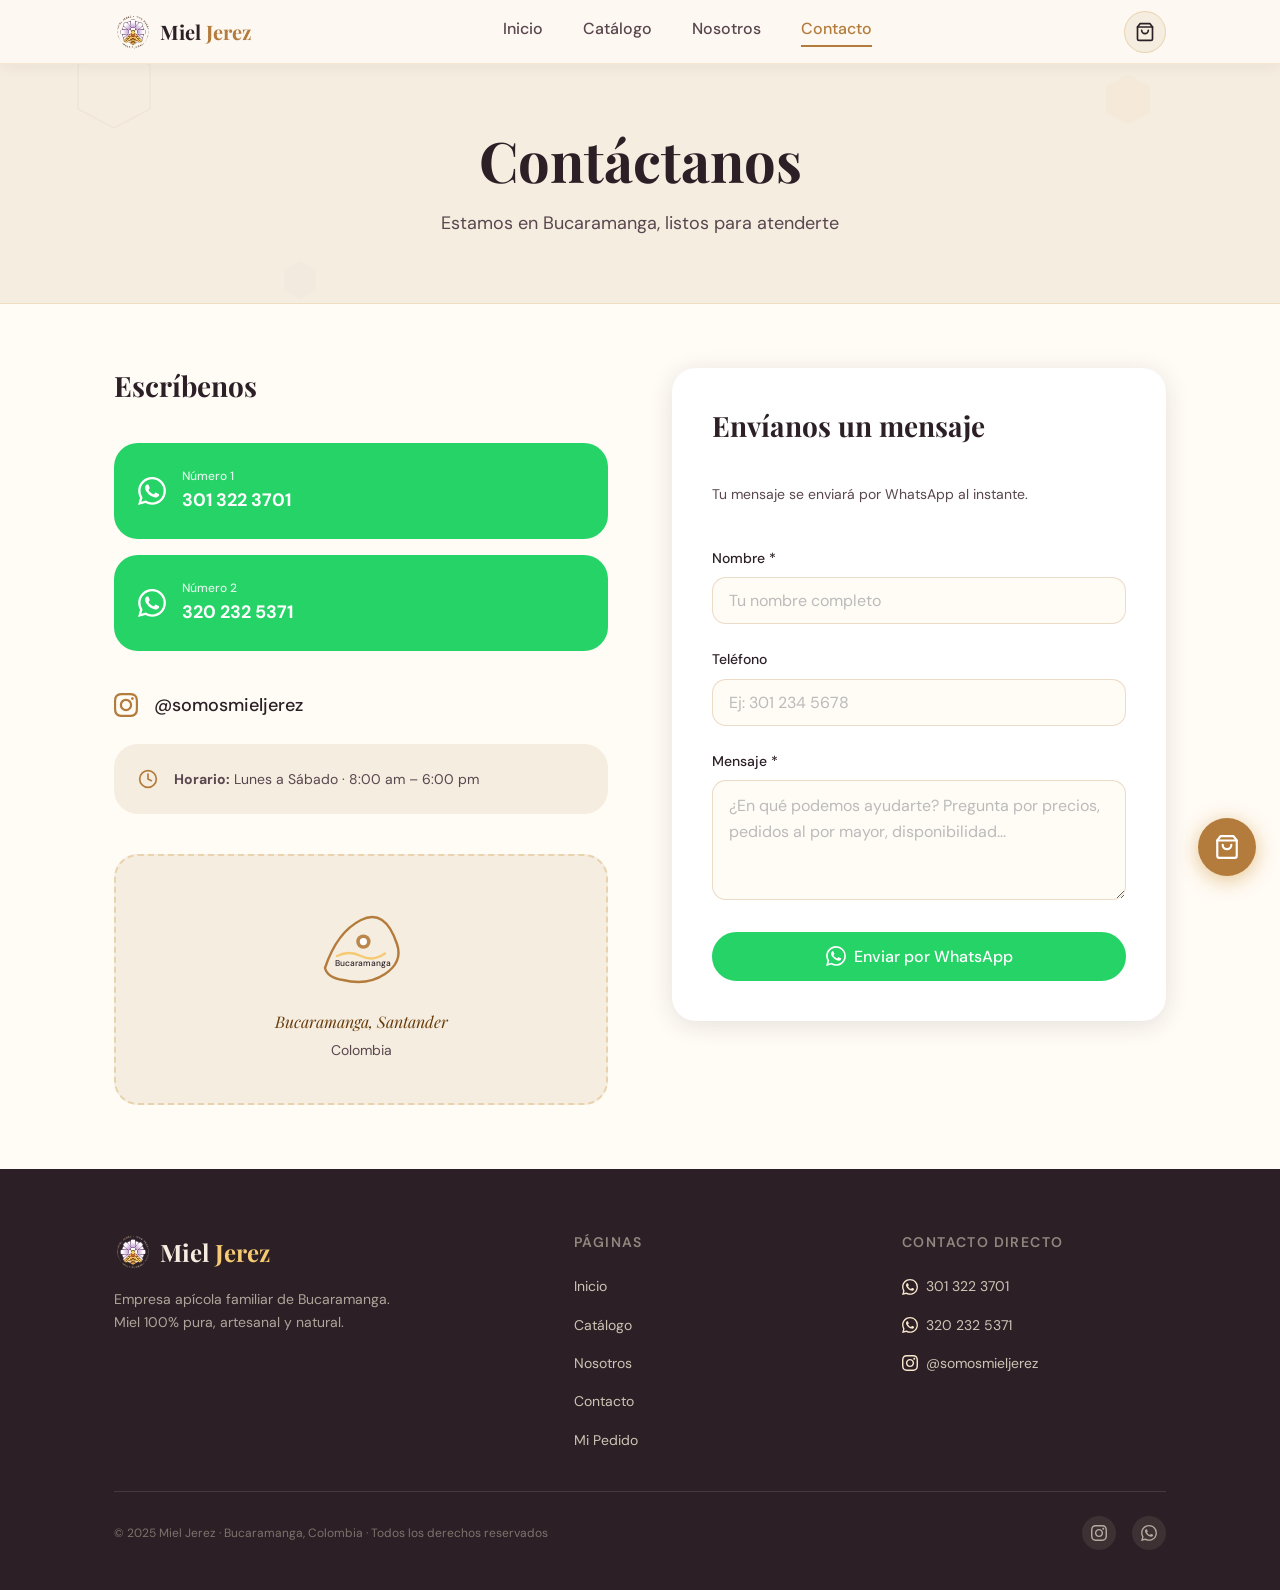
<file: contacto.html>
<!doctype html>
<html lang="es">
  <head>
    <meta charset="UTF-8" />
    <meta name="viewport" content="width=device-width, initial-scale=1.0" />
    <meta
      name="description"
      content="Contacta a Miel Jerez para pedidos de miel natural en Bucaramanga. WhatsApp y atención personalizada para tu pedido artesanal."
    />
    <title>Contacto | Miel Jerez</title>
    <meta property="og:title" content="Contacto | Miel Jerez" />
    <meta
      property="og:description"
      content="Contacta a Miel Jerez para pedidos de miel natural en Bucaramanga. WhatsApp y atención personalizada para tu pedido artesanal."
    />
    <meta property="og:type" content="website" />
    <meta property="og:url" content="https://mieljerez.com.co/contacto.html" />
    <meta
      property="og:image"
      content="https://mieljerez.com.co/img/productos/hero-apiario.webp"
    />
    <meta property="og:site_name" content="Miel Jerez" />
    <meta property="og:locale" content="es_CO" />

    <link rel="icon" type="image/webp" href="img/logos/favicon.webp" />
    <link rel="preconnect" href="https://fonts.googleapis.com" />
    <link rel="preconnect" href="https://fonts.gstatic.com" crossorigin />
    <link
      href="https://fonts.googleapis.com/css2?family=Playfair+Display:wght@400;700&family=DM+Sans:wght@300;400;500&display=swap"
      rel="stylesheet"
    />

    <link rel="stylesheet" href="css/variables.css" />
    <link rel="stylesheet" href="css/base.css" />
    <link rel="stylesheet" href="css/nav.css" />
    <link rel="stylesheet" href="css/components.css" />
    <link rel="stylesheet" href="css/pages.css" />
  </head>
  <body>
    <!-- ===== NAVBAR ===== -->
    <nav class="navbar" role="navigation" aria-label="Navegación principal">
      <div class="container navbar-inner">
        <a href="index.html" class="navbar-logo">
          <img
            src="img/logos/logo.webp"
            class="navbar-logo-img"
            alt="Logo Miel Jerez"
            width="38"
            height="38"
          />
          <span class="navbar-logo-texto">Miel <span>Jerez</span></span>
        </a>

        <div class="navbar-links">
          <a href="index.html">Inicio</a>
          <a href="catalogo.html">Catálogo</a>
          <a href="nosotros.html">Nosotros</a>
          <a href="contacto.html">Contacto</a>
        </div>

        <div class="navbar-acciones">
          <a href="carrito.html" class="btn-carrito" aria-label="Ver carrito">
            <svg
              viewBox="0 0 24 24"
              fill="none"
              stroke="currentColor"
              stroke-width="2"
              stroke-linecap="round"
              stroke-linejoin="round"
              aria-hidden="true"
            >
              <path d="M6 2 L3 6 v14a2 2 0 0 0 2 2h14a2 2 0 0 0 2-2V6l-3-4z" />
              <line x1="3" y1="6" x2="21" y2="6" />
              <path d="M16 10a4 4 0 0 1-8 0" />
            </svg>
            <span class="carrito-badge">0</span>
          </a>
          <button
            class="navbar-hamburguesa"
            aria-label="Abrir menú"
            aria-expanded="false"
          >
            <span></span><span></span><span></span>
          </button>
        </div>
      </div>
    </nav>

    <!-- ===== HEADER ===== -->
    <header class="page-header">
      <div class="page-header-hexes" aria-hidden="true">
        <svg
          width="75"
          height="86"
          viewBox="0 0 75 86"
          style="top: -20px; left: 6%"
        >
          <polygon
            points="37,2 73,21 73,65 37,84 1,65 1,21"
            fill="none"
            stroke="#B47C3C"
            stroke-width="1.5"
          />
        </svg>
        <svg
          width="48"
          height="55"
          viewBox="0 0 48 55"
          style="top: 8px; right: 10%"
        >
          <polygon points="24,2 46,14 46,41 24,53 2,41 2,14" fill="#F5CA72" />
        </svg>
        <svg
          width="36"
          height="42"
          viewBox="0 0 36 42"
          style="bottom: 2px; left: 22%"
        >
          <polygon points="18,2 34,11 34,31 18,40 2,31 2,11" fill="#DBC8DC" />
        </svg>
      </div>
      <h1>Contáctanos</h1>
      <p>Estamos en Bucaramanga, listos para atenderte</p>
    </header>

    <!-- ===== CONTENIDO ===== -->
    <main class="seccion">
      <div class="container">
        <div class="contacto-grid">
          <!-- Columna información -->
          <div class="contacto-info">
            <h3>Escríbenos</h3>

            <!-- Botones WhatsApp -->
            <div class="contacto-botones-wa">
              <a
                href="https://wa.me/573013223701?text=Hola!%20Los%20contacto%20desde%20su%20pagina%20web.%20Me%20pueden%20ayudar%3F"
                class="btn-wa-grande"
                target="_blank"
                rel="noopener"
                aria-label="Contactar por WhatsApp al 301 322 3701"
              >
                <svg viewBox="0 0 24 24" fill="currentColor" aria-hidden="true">
                  <path
                    d="M17.472 14.382c-.297-.149-1.758-.867-2.03-.967-.273-.099-.471-.148-.67.15-.197.297-.767.966-.94 1.164-.173.199-.347.223-.644.075-.297-.15-1.255-.463-2.39-1.475-.883-.788-1.48-1.761-1.653-2.059-.173-.297-.018-.458.13-.606.134-.133.298-.347.446-.52.149-.174.198-.298.298-.497.099-.198.05-.371-.025-.52-.075-.149-.669-1.612-.916-2.207-.242-.579-.487-.5-.669-.51-.173-.008-.371-.01-.57-.01-.198 0-.52.074-.792.372-.272.297-1.04 1.016-1.04 2.479 0 1.462 1.065 2.875 1.213 3.074.149.198 2.096 3.2 5.077 4.487.709.306 1.262.489 1.694.625.712.227 1.36.195 1.871.118.571-.085 1.758-.719 2.006-1.413.248-.694.248-1.289.173-1.413-.074-.124-.272-.198-.57-.347m-5.421 7.403h-.004a9.87 9.87 0 01-5.031-1.378l-.361-.214-3.741.982.998-3.648-.235-.374a9.86 9.86 0 01-1.51-5.26c.001-5.45 4.436-9.884 9.888-9.884 2.64 0 5.122 1.03 6.988 2.898a9.825 9.825 0 012.893 6.994c-.003 5.45-4.437 9.884-9.885 9.884m8.413-18.297A11.815 11.815 0 0012.05 0C5.495 0 .16 5.335.157 11.892c0 2.096.547 4.142 1.588 5.945L.057 24l6.305-1.654a11.882 11.882 0 005.683 1.448h.005c6.554 0 11.89-5.335 11.893-11.893a11.821 11.821 0 00-3.48-8.413z"
                  />
                </svg>
                <div class="btn-wa-grande-textos">
                  <small>Número 1</small>
                  <strong>301 322 3701</strong>
                </div>
              </a>

              <a
                href="https://wa.me/573202325371?text=Hola!%20Los%20contacto%20desde%20su%20pagina%20web.%20Me%20pueden%20ayudar%3F"
                class="btn-wa-grande"
                target="_blank"
                rel="noopener"
                aria-label="Contactar por WhatsApp al 320 232 5371"
              >
                <svg viewBox="0 0 24 24" fill="currentColor" aria-hidden="true">
                  <path
                    d="M17.472 14.382c-.297-.149-1.758-.867-2.03-.967-.273-.099-.471-.148-.67.15-.197.297-.767.966-.94 1.164-.173.199-.347.223-.644.075-.297-.15-1.255-.463-2.39-1.475-.883-.788-1.48-1.761-1.653-2.059-.173-.297-.018-.458.13-.606.134-.133.298-.347.446-.52.149-.174.198-.298.298-.497.099-.198.05-.371-.025-.52-.075-.149-.669-1.612-.916-2.207-.242-.579-.487-.5-.669-.51-.173-.008-.371-.01-.57-.01-.198 0-.52.074-.792.372-.272.297-1.04 1.016-1.04 2.479 0 1.462 1.065 2.875 1.213 3.074.149.198 2.096 3.2 5.077 4.487.709.306 1.262.489 1.694.625.712.227 1.36.195 1.871.118.571-.085 1.758-.719 2.006-1.413.248-.694.248-1.289.173-1.413-.074-.124-.272-.198-.57-.347m-5.421 7.403h-.004a9.87 9.87 0 01-5.031-1.378l-.361-.214-3.741.982.998-3.648-.235-.374a9.86 9.86 0 01-1.51-5.26c.001-5.45 4.436-9.884 9.888-9.884 2.64 0 5.122 1.03 6.988 2.898a9.825 9.825 0 012.893 6.994c-.003 5.45-4.437 9.884-9.885 9.884m8.413-18.297A11.815 11.815 0 0012.05 0C5.495 0 .16 5.335.157 11.892c0 2.096.547 4.142 1.588 5.945L.057 24l6.305-1.654a11.882 11.882 0 005.683 1.448h.005c6.554 0 11.89-5.335 11.893-11.893a11.821 11.821 0 00-3.48-8.413z"
                  />
                </svg>
                <div class="btn-wa-grande-textos">
                  <small>Número 2</small>
                  <strong>320 232 5371</strong>
                </div>
              </a>
            </div>

            <!-- Instagram -->
            <a
              href="https://instagram.com/somosmieljerez"
              class="contacto-instagram"
              target="_blank"
              rel="noopener"
              aria-label="Instagram @somosmieljerez"
            >
              <svg viewBox="0 0 24 24" fill="currentColor" aria-hidden="true">
                <path
                  d="M12 2.163c3.204 0 3.584.012 4.85.07 3.252.148 4.771 1.691 4.919 4.919.058 1.265.069 1.645.069 4.849 0 3.205-.012 3.584-.069 4.849-.149 3.225-1.664 4.771-4.919 4.919-1.266.058-1.644.07-4.85.07-3.204 0-3.584-.012-4.849-.07-3.26-.149-4.771-1.699-4.919-4.92-.058-1.265-.07-1.644-.07-4.849 0-3.204.013-3.583.07-4.849.149-3.227 1.664-4.771 4.919-4.919 1.266-.057 1.645-.069 4.849-.069zm0-2.163c-3.259 0-3.667.014-4.947.072-4.358.2-6.78 2.618-6.98 6.98-.059 1.281-.073 1.689-.073 4.948 0 3.259.014 3.668.072 4.948.2 4.358 2.618 6.78 6.98 6.98 1.281.058 1.689.072 4.948.072 3.259 0 3.668-.014 4.948-.072 4.354-.2 6.782-2.618 6.979-6.98.059-1.28.073-1.689.073-4.948 0-3.259-.014-3.667-.072-4.947-.196-4.354-2.617-6.78-6.979-6.98-1.281-.059-1.69-.073-4.949-.073zm0 5.838c-3.403 0-6.162 2.759-6.162 6.162s2.759 6.163 6.162 6.163 6.162-2.759 6.162-6.163c0-3.403-2.759-6.162-6.162-6.162zm0 10.162c-2.209 0-4-1.79-4-4 0-2.209 1.791-4 4-4s4 1.791 4 4c0 2.21-1.791 4-4 4zm6.406-11.845c-.796 0-1.441.645-1.441 1.44s.645 1.44 1.441 1.44c.795 0 1.439-.645 1.439-1.44s-.644-1.44-1.439-1.44z"
                />
              </svg>
              @somosmieljerez
            </a>

            <!-- Horario -->
            <div class="contacto-horario" aria-label="Horario de atención">
              <svg
                viewBox="0 0 24 24"
                fill="none"
                stroke="currentColor"
                stroke-width="2"
                stroke-linecap="round"
                stroke-linejoin="round"
                aria-hidden="true"
              >
                <circle cx="12" cy="12" r="10" />
                <polyline points="12 6 12 12 16 14" />
              </svg>
              <span
                ><strong>Horario:</strong> Lunes a Sábado · 8:00 am – 6:00
                pm</span
              >
            </div>

            <!-- Ubicación decorativa -->
            <div style="margin-top: var(--esp-xl)">
              <div
                style="
                  background: var(--crema);
                  border-radius: var(--radio-l);
                  padding: var(--esp-xl);
                  text-align: center;
                  border: 2px dashed rgba(200, 134, 26, 0.25);
                "
              >
                <svg
                  viewBox="0 0 100 80"
                  fill="none"
                  xmlns="http://www.w3.org/2000/svg"
                  width="120"
                  style="margin: 0 auto var(--esp-m)"
                  aria-hidden="true"
                >
                  <!-- Mapa decorativo simplificado de Santander -->
                  <path
                    d="M20 60 Q30 30 50 20 Q70 10 80 40 Q85 55 70 65 Q55 75 35 70 Q22 68 20 60Z"
                    fill="var(--crema)"
                    stroke="var(--miel)"
                    stroke-width="2"
                  />
                  <!-- Punto Bucaramanga -->
                  <circle
                    cx="52"
                    cy="38"
                    r="6"
                    fill="var(--miel)"
                    opacity=".9"
                  />
                  <circle cx="52" cy="38" r="3" fill="#fff" />
                  <!-- Texto -->
                  <text
                    x="52"
                    y="58"
                    text-anchor="middle"
                    fill="var(--cafe-oscuro)"
                    font-size="7"
                    font-family="DM Sans, sans-serif"
                    font-weight="500"
                  >
                    Bucaramanga
                  </text>
                  <!-- Río decorativo -->
                  <path
                    d="M30 50 Q40 45 50 50 Q60 55 70 48"
                    stroke="var(--miel-claro)"
                    stroke-width="2"
                    fill="none"
                    stroke-linecap="round"
                  />
                </svg>
                <p
                  style="
                    font-family: var(--fuente-titulo);
                    font-style: italic;
                    color: var(--miel-oscuro);
                    margin: 0;
                  "
                >
                  Bucaramanga, Santander<br /><span
                    style="
                      font-family: var(--fuente-cuerpo);
                      font-style: normal;
                      font-size: var(--texto-s);
                      color: var(--cafe);
                    "
                    >Colombia</span
                  >
                </p>
              </div>
            </div>
          </div>

          <!-- Columna formulario -->
          <div>
            <form
              id="form-contacto"
              class="contacto-form"
              novalidate
              aria-label="Formulario de contacto"
            >
              <h3>Envíanos un mensaje</h3>
              <p
                style="
                  margin-bottom: var(--esp-xl);
                  color: var(--cafe);
                  font-size: var(--texto-s);
                "
              >
                Tu mensaje se enviará por WhatsApp al instante.
              </p>

              <div class="form-grupo">
                <label for="contacto-nombre">Nombre *</label>
                <input
                  type="text"
                  id="contacto-nombre"
                  class="form-control"
                  placeholder="Tu nombre completo"
                  required
                  autocomplete="name"
                />
              </div>

              <div class="form-grupo">
                <label for="contacto-telefono">Teléfono</label>
                <input
                  type="tel"
                  id="contacto-telefono"
                  class="form-control"
                  placeholder="Ej: 301 234 5678"
                  autocomplete="tel"
                />
              </div>

              <div class="form-grupo">
                <label for="contacto-mensaje">Mensaje *</label>
                <textarea
                  id="contacto-mensaje"
                  class="form-control"
                  placeholder="¿En qué podemos ayudarte? Pregunta por precios, pedidos al por mayor, disponibilidad..."
                  required
                ></textarea>
              </div>

              <button
                type="submit"
                class="btn btn-whatsapp"
                style="width: 100%; justify-content: center"
                aria-label="Enviar mensaje por WhatsApp"
              >
                <svg viewBox="0 0 24 24" fill="currentColor" aria-hidden="true">
                  <path
                    d="M17.472 14.382c-.297-.149-1.758-.867-2.03-.967-.273-.099-.471-.148-.67.15-.197.297-.767.966-.94 1.164-.173.199-.347.223-.644.075-.297-.15-1.255-.463-2.39-1.475-.883-.788-1.48-1.761-1.653-2.059-.173-.297-.018-.458.13-.606.134-.133.298-.347.446-.52.149-.174.198-.298.298-.497.099-.198.05-.371-.025-.52-.075-.149-.669-1.612-.916-2.207-.242-.579-.487-.5-.669-.51-.173-.008-.371-.01-.57-.01-.198 0-.52.074-.792.372-.272.297-1.04 1.016-1.04 2.479 0 1.462 1.065 2.875 1.213 3.074.149.198 2.096 3.2 5.077 4.487.709.306 1.262.489 1.694.625.712.227 1.36.195 1.871.118.571-.085 1.758-.719 2.006-1.413.248-.694.248-1.289.173-1.413-.074-.124-.272-.198-.57-.347m-5.421 7.403h-.004a9.87 9.87 0 01-5.031-1.378l-.361-.214-3.741.982.998-3.648-.235-.374a9.86 9.86 0 01-1.51-5.26c.001-5.45 4.436-9.884 9.888-9.884 2.64 0 5.122 1.03 6.988 2.898a9.825 9.825 0 012.893 6.994c-.003 5.45-4.437 9.884-9.885 9.884m8.413-18.297A11.815 11.815 0 0012.05 0C5.495 0 .16 5.335.157 11.892c0 2.096.547 4.142 1.588 5.945L.057 24l6.305-1.654a11.882 11.882 0 005.683 1.448h.005c6.554 0 11.89-5.335 11.893-11.893a11.821 11.821 0 00-3.48-8.413z"
                  />
                </svg>
                Enviar por WhatsApp
              </button>
            </form>
          </div>
        </div>
      </div>
    </main>

    <!-- ===== FOOTER ===== -->
    <footer class="footer" role="contentinfo">
      <div class="container">
        <div class="footer-grid">
          <div class="footer-marca">
            <a href="index.html" class="footer-logo">
              <img
                src="img/logos/logo.webp"
                class="navbar-logo-img"
                alt="Logo Miel Jerez"
                width="38"
                height="38"
              />
              <span class="footer-logo-texto">Miel <span>Jerez</span></span>
            </a>
            <p>
              Empresa apícola familiar de Bucaramanga. Miel 100% pura, artesanal
              y natural.
            </p>
          </div>
          <div>
            <h4>Páginas</h4>
            <nav class="footer-links">
              <a href="index.html">Inicio</a>
              <a href="catalogo.html">Catálogo</a>
              <a href="nosotros.html">Nosotros</a>
              <a href="contacto.html">Contacto</a>
              <a href="carrito.html">Mi Pedido</a>
            </nav>
          </div>
          <div>
            <h4>Contacto directo</h4>
            <a
              href="https://wa.me/573013223701?text=Hola!%20Los%20contacto%20desde%20la%20web%20de%20Miel%20Jerez."
              class="footer-contacto-item"
              target="_blank"
              rel="noopener"
            >
              <svg
                viewBox="0 0 24 24"
                fill="currentColor"
                aria-hidden="true"
                style="width: 16px; height: 16px"
              >
                <path
                  d="M17.472 14.382c-.297-.149-1.758-.867-2.03-.967-.273-.099-.471-.148-.67.15-.197.297-.767.966-.94 1.164-.173.199-.347.223-.644.075-.297-.15-1.255-.463-2.39-1.475-.883-.788-1.48-1.761-1.653-2.059-.173-.297-.018-.458.13-.606.134-.133.298-.347.446-.52.149-.174.198-.298.298-.497.099-.198.05-.371-.025-.52-.075-.149-.669-1.612-.916-2.207-.242-.579-.487-.5-.669-.51-.173-.008-.371-.01-.57-.01-.198 0-.52.074-.792.372-.272.297-1.04 1.016-1.04 2.479 0 1.462 1.065 2.875 1.213 3.074.149.198 2.096 3.2 5.077 4.487.709.306 1.262.489 1.694.625.712.227 1.36.195 1.871.118.571-.085 1.758-.719 2.006-1.413.248-.694.248-1.289.173-1.413-.074-.124-.272-.198-.57-.347m-5.421 7.403h-.004a9.87 9.87 0 01-5.031-1.378l-.361-.214-3.741.982.998-3.648-.235-.374a9.86 9.86 0 01-1.51-5.26c.001-5.45 4.436-9.884 9.888-9.884 2.64 0 5.122 1.03 6.988 2.898a9.825 9.825 0 012.893 6.994c-.003 5.45-4.437 9.884-9.885 9.884m8.413-18.297A11.815 11.815 0 0012.05 0C5.495 0 .16 5.335.157 11.892c0 2.096.547 4.142 1.588 5.945L.057 24l6.305-1.654a11.882 11.882 0 005.683 1.448h.005c6.554 0 11.89-5.335 11.893-11.893a11.821 11.821 0 00-3.48-8.413z"
                />
              </svg>
              301 322 3701
            </a>
            <a
              href="https://wa.me/573202325371?text=Hola!%20Los%20contacto%20desde%20la%20web%20de%20Miel%20Jerez."
              class="footer-contacto-item"
              target="_blank"
              rel="noopener"
            >
              <svg
                viewBox="0 0 24 24"
                fill="currentColor"
                aria-hidden="true"
                style="width: 16px; height: 16px"
              >
                <path
                  d="M17.472 14.382c-.297-.149-1.758-.867-2.03-.967-.273-.099-.471-.148-.67.15-.197.297-.767.966-.94 1.164-.173.199-.347.223-.644.075-.297-.15-1.255-.463-2.39-1.475-.883-.788-1.48-1.761-1.653-2.059-.173-.297-.018-.458.13-.606.134-.133.298-.347.446-.52.149-.174.198-.298.298-.497.099-.198.05-.371-.025-.52-.075-.149-.669-1.612-.916-2.207-.242-.579-.487-.5-.669-.51-.173-.008-.371-.01-.57-.01-.198 0-.52.074-.792.372-.272.297-1.04 1.016-1.04 2.479 0 1.462 1.065 2.875 1.213 3.074.149.198 2.096 3.2 5.077 4.487.709.306 1.262.489 1.694.625.712.227 1.36.195 1.871.118.571-.085 1.758-.719 2.006-1.413.248-.694.248-1.289.173-1.413-.074-.124-.272-.198-.57-.347m-5.421 7.403h-.004a9.87 9.87 0 01-5.031-1.378l-.361-.214-3.741.982.998-3.648-.235-.374a9.86 9.86 0 01-1.51-5.26c.001-5.45 4.436-9.884 9.888-9.884 2.64 0 5.122 1.03 6.988 2.898a9.825 9.825 0 012.893 6.994c-.003 5.45-4.437 9.884-9.885 9.884m8.413-18.297A11.815 11.815 0 0012.05 0C5.495 0 .16 5.335.157 11.892c0 2.096.547 4.142 1.588 5.945L.057 24l6.305-1.654a11.882 11.882 0 005.683 1.448h.005c6.554 0 11.89-5.335 11.893-11.893a11.821 11.821 0 00-3.48-8.413z"
                />
              </svg>
              320 232 5371
            </a>
            <a
              href="https://instagram.com/somosmieljerez"
              class="footer-contacto-item"
              target="_blank"
              rel="noopener"
            >
              <svg
                viewBox="0 0 24 24"
                fill="currentColor"
                aria-hidden="true"
                style="width: 16px; height: 16px"
              >
                <path
                  d="M12 2.163c3.204 0 3.584.012 4.85.07 3.252.148 4.771 1.691 4.919 4.919.058 1.265.069 1.645.069 4.849 0 3.205-.012 3.584-.069 4.849-.149 3.225-1.664 4.771-4.919 4.919-1.266.058-1.644.07-4.85.07-3.204 0-3.584-.012-4.849-.07-3.26-.149-4.771-1.699-4.919-4.92-.058-1.265-.07-1.644-.07-4.849 0-3.204.013-3.583.07-4.849.149-3.227 1.664-4.771 4.919-4.919 1.266-.057 1.645-.069 4.849-.069zm0-2.163c-3.259 0-3.667.014-4.947.072-4.358.2-6.78 2.618-6.98 6.98-.059 1.281-.073 1.689-.073 4.948 0 3.259.014 3.668.072 4.948.2 4.358 2.618 6.78 6.98 6.98 1.281.058 1.689.072 4.948.072 3.259 0 3.668-.014 4.948-.072 4.354-.2 6.782-2.618 6.979-6.98.059-1.28.073-1.689.073-4.948 0-3.259-.014-3.667-.072-4.947-.196-4.354-2.617-6.78-6.979-6.98-1.281-.059-1.69-.073-4.949-.073zm0 5.838c-3.403 0-6.162 2.759-6.162 6.162s2.759 6.163 6.162 6.163 6.162-2.759 6.162-6.163c0-3.403-2.759-6.162-6.162-6.162zm0 10.162c-2.209 0-4-1.79-4-4 0-2.209 1.791-4 4-4s4 1.791 4 4c0 2.21-1.791 4-4 4zm6.406-11.845c-.796 0-1.441.645-1.441 1.44s.645 1.44 1.441 1.44c.795 0 1.439-.645 1.439-1.44s-.644-1.44-1.439-1.44z"
                />
              </svg>
              @somosmieljerez
            </a>
          </div>
        </div>
        <div class="footer-bottom">
          <p class="footer-copyright">
            © 2025 Miel Jerez · Bucaramanga, Colombia · Todos los derechos
            reservados
          </p>
          <div class="footer-redes">
            <a
              href="https://instagram.com/somosmieljerez"
              target="_blank"
              rel="noopener"
              aria-label="Instagram"
            >
              <svg viewBox="0 0 24 24" fill="currentColor" aria-hidden="true">
                <path
                  d="M12 2.163c3.204 0 3.584.012 4.85.07 3.252.148 4.771 1.691 4.919 4.919.058 1.265.069 1.645.069 4.849 0 3.205-.012 3.584-.069 4.849-.149 3.225-1.664 4.771-4.919 4.919-1.266.058-1.644.07-4.85.07-3.204 0-3.584-.012-4.849-.07-3.26-.149-4.771-1.699-4.919-4.92-.058-1.265-.07-1.644-.07-4.849 0-3.204.013-3.583.07-4.849.149-3.227 1.664-4.771 4.919-4.919 1.266-.057 1.645-.069 4.849-.069zm0-2.163c-3.259 0-3.667.014-4.947.072-4.358.2-6.78 2.618-6.98 6.98-.059 1.281-.073 1.689-.073 4.948 0 3.259.014 3.668.072 4.948.2 4.358 2.618 6.78 6.98 6.98 1.281.058 1.689.072 4.948.072 3.259 0 3.668-.014 4.948-.072 4.354-.2 6.782-2.618 6.979-6.98.059-1.28.073-1.689.073-4.948 0-3.259-.014-3.667-.072-4.947-.196-4.354-2.617-6.78-6.979-6.98-1.281-.059-1.69-.073-4.949-.073zm0 5.838c-3.403 0-6.162 2.759-6.162 6.162s2.759 6.163 6.162 6.163 6.162-2.759 6.162-6.163c0-3.403-2.759-6.162-6.162-6.162zm0 10.162c-2.209 0-4-1.79-4-4 0-2.209 1.791-4 4-4s4 1.791 4 4c0 2.21-1.791 4-4 4zm6.406-11.845c-.796 0-1.441.645-1.441 1.44s.645 1.44 1.441 1.44c.795 0 1.439-.645 1.439-1.44s-.644-1.44-1.439-1.44z"
                />
              </svg>
            </a>
            <a
              href="https://wa.me/573013223701?text=Hola!%20Los%20contacto%20desde%20la%20web%20de%20Miel%20Jerez."
              target="_blank"
              rel="noopener"
              aria-label="WhatsApp"
            >
              <svg viewBox="0 0 24 24" fill="currentColor" aria-hidden="true">
                <path
                  d="M17.472 14.382c-.297-.149-1.758-.867-2.03-.967-.273-.099-.471-.148-.67.15-.197.297-.767.966-.94 1.164-.173.199-.347.223-.644.075-.297-.15-1.255-.463-2.39-1.475-.883-.788-1.48-1.761-1.653-2.059-.173-.297-.018-.458.13-.606.134-.133.298-.347.446-.52.149-.174.198-.298.298-.497.099-.198.05-.371-.025-.52-.075-.149-.669-1.612-.916-2.207-.242-.579-.487-.5-.669-.51-.173-.008-.371-.01-.57-.01-.198 0-.52.074-.792.372-.272.297-1.04 1.016-1.04 2.479 0 1.462 1.065 2.875 1.213 3.074.149.198 2.096 3.2 5.077 4.487.709.306 1.262.489 1.694.625.712.227 1.36.195 1.871.118.571-.085 1.758-.719 2.006-1.413.248-.694.248-1.289.173-1.413-.074-.124-.272-.198-.57-.347m-5.421 7.403h-.004a9.87 9.87 0 01-5.031-1.378l-.361-.214-3.741.982.998-3.648-.235-.374a9.86 9.86 0 01-1.51-5.26c.001-5.45 4.436-9.884 9.888-9.884 2.64 0 5.122 1.03 6.988 2.898a9.825 9.825 0 012.893 6.994c-.003 5.45-4.437 9.884-9.885 9.884m8.413-18.297A11.815 11.815 0 0012.05 0C5.495 0 .16 5.335.157 11.892c0 2.096.547 4.142 1.588 5.945L.057 24l6.305-1.654a11.882 11.882 0 005.683 1.448h.005c6.554 0 11.89-5.335 11.893-11.893a11.821 11.821 0 00-3.48-8.413z"
                />
              </svg>
            </a>
          </div>
        </div>
      </div>
    </footer>

    <!-- Carrito flotante -->
    <a href="carrito.html" class="carrito-flotante" aria-label="Ver pedido">
      <svg
        viewBox="0 0 24 24"
        fill="none"
        stroke="currentColor"
        stroke-width="2"
        stroke-linecap="round"
        stroke-linejoin="round"
        aria-hidden="true"
      >
        <path d="M6 2 L3 6 v14a2 2 0 0 0 2 2h14a2 2 0 0 0 2-2V6l-3-4z" />
        <line x1="3" y1="6" x2="21" y2="6" />
        <path d="M16 10a4 4 0 0 1-8 0" />
      </svg>
      <span class="carrito-flotante-badge">0</span>
    </a>

    <script src="js/productos.js"></script>
    <script src="js/carrito.js"></script>
    <script src="js/whatsapp.js"></script>
    <script src="js/nav.js"></script>
  </body>
</html>
</file>
<file: css/variables.css>
/* =============================================
   MIEL JEREZ — Variables globales
   ============================================= */

:root {
  /* Colores principales — Opción A: Cálida y melosa */
  --miel:        #B47C3C;   /* beige tostado cálido */
  --miel-claro:  #F5CA72;   /* dorado miel */
  --miel-oscuro: #673B0A;   /* marrón miel oscuro */
  --cafe:        #59464E;   /* gris malva cuerpo */
  --cafe-oscuro: #2C2026;   /* oscuro profundo */
  --crema:       #F5EDE0;   /* crema cálida — secciones */
  --crema-suave: #FFFBF5;   /* crema muy suave — fondo body */
  --lavanda:        #B47C3C;   /* beige tostado — acciones primarias */
  --lavanda-oscuro: #673B0A;   /* marrón oscuro — hover */
  --lavanda-claro:  #FAE8CC;   /* miel pálida — fondos suaves */
  --wa-verde:       #25D366;

  /* Tipografía */
  --fuente-titulo: 'Playfair Display', Georgia, serif;
  --fuente-cuerpo: 'DM Sans', system-ui, sans-serif;

  /* Tamaños de fuente */
  --texto-xs:  0.75rem;
  --texto-s:   0.875rem;
  --texto-m:   1rem;
  --texto-l:   1.125rem;
  --texto-xl:  1.25rem;
  --texto-2xl: 1.5rem;
  --texto-3xl: 2rem;
  --texto-4xl: 2.5rem;

  /* Espaciados */
  --esp-xs:  4px;
  --esp-s:   8px;
  --esp-m:   16px;
  --esp-l:   24px;
  --esp-xl:  40px;
  --esp-xxl: 64px;

  /* Bordes */
  --radio-s:    8px;
  --radio-m:    14px;
  --radio-l:    24px;
  --radio-pill: 999px;

  /* Sombras */
  --sombra-suave: 0 2px 12px rgba(44, 32, 38, 0.08);
  --sombra-card:  0 4px 24px rgba(44, 32, 38, 0.12);
  --sombra-hover: 0 8px 32px rgba(180, 124, 60, 0.30);

  /* Transiciones */
  --trans-rapida: 0.25s ease;
  --trans-suave:  0.45s ease;

  /* Navbar */
  --navbar-alto: 64px;

  /* Contenedor */
  --contenedor-max: 1100px;
}
</file>
<file: css/base.css>
/* =============================================
   MIEL JEREZ — Base y reset
   ============================================= */

/* Reset moderno */
*, *::before, *::after {
  box-sizing: border-box;
  margin: 0;
  padding: 0;
}

html {
  scroll-behavior: smooth;
  font-size: 16px;
  -webkit-text-size-adjust: 100%;
  overflow-x: hidden;
}

body {
  font-family: var(--fuente-cuerpo);
  font-weight: 400;
  color: var(--cafe-oscuro);
  background-color: var(--crema-suave);
  line-height: 1.6;
  min-height: 100vh;
}

img, svg {
  display: block;
  max-width: 100%;
}

ul, ol {
  list-style: none;
}

a {
  color: var(--lavanda);
  text-decoration: none;
  transition: color var(--trans-rapida);
}

a:hover {
  color: var(--lavanda-oscuro);
}

button {
  cursor: pointer;
  border: none;
  background: none;
  font-family: inherit;
}

input, textarea, select {
  font-family: inherit;
  font-size: inherit;
}

/* Tipografía de titulares */
h1 {
  font-family: var(--fuente-titulo);
  font-size: clamp(2rem, 5vw, 3.5rem);
  font-weight: 700;
  line-height: 1.15;
}

h2 {
  font-family: var(--fuente-titulo);
  font-size: clamp(1.5rem, 3.5vw, 2.5rem);
  font-weight: 700;
  line-height: 1.2;
}

h3 {
  font-family: var(--fuente-titulo);
  font-size: clamp(1.15rem, 2.5vw, 1.75rem);
  font-weight: 700;
  line-height: 1.25;
}

h4 {
  font-family: var(--fuente-titulo);
  font-size: clamp(1rem, 2vw, 1.35rem);
  font-weight: 400;
  line-height: 1.3;
}

h5, h6 {
  font-family: var(--fuente-cuerpo);
  font-size: var(--texto-m);
  font-weight: 500;
}

p {
  max-width: 65ch;
  line-height: 1.7;
  color: var(--cafe);
}

/* Scrollbar personalizado */
::-webkit-scrollbar {
  width: 6px;
}

::-webkit-scrollbar-track {
  background: var(--crema);
}

::-webkit-scrollbar-thumb {
  background: var(--lavanda);
  border-radius: var(--radio-pill);
}

::-webkit-scrollbar-thumb:hover {
  background: var(--lavanda-oscuro);
}

/* Selección de texto */
::selection {
  background: var(--lavanda-claro);
  color: var(--cafe-oscuro);
}

/* =============================================
   LAYOUT
   ============================================= */

.container {
  max-width: var(--contenedor-max);
  margin-left: auto;
  margin-right: auto;
  padding-left: var(--esp-l);
  padding-right: var(--esp-l);
}

.seccion {
  padding-top: var(--esp-xxl);
  padding-bottom: var(--esp-xxl);
}

/* =============================================
   BOTONES
   ============================================= */

.btn {
  display: inline-flex;
  align-items: center;
  justify-content: center;
  gap: var(--esp-s);
  padding: 0.75rem 1.75rem;
  border-radius: var(--radio-pill);
  font-family: var(--fuente-cuerpo);
  font-size: var(--texto-m);
  font-weight: 500;
  cursor: pointer;
  transition: all var(--trans-rapida);
  text-decoration: none;
  border: 2px solid transparent;
  white-space: nowrap;
}

.btn:focus-visible {
  outline: 3px solid var(--lavanda-claro);
  outline-offset: 2px;
}

.btn-primario {
  background: var(--lavanda);
  color: #fff;
  border-color: var(--lavanda);
}

.btn-primario:hover {
  background: var(--lavanda-oscuro);
  border-color: var(--lavanda-oscuro);
  color: #fff;
  transform: translateY(-2px);
  box-shadow: var(--sombra-hover);
}

.btn-secundario {
  background: transparent;
  color: var(--lavanda);
  border-color: var(--lavanda);
}

.btn-secundario:hover {
  background: var(--lavanda);
  color: #fff;
  transform: translateY(-2px);
}

.btn-whatsapp {
  background: var(--wa-verde);
  color: #fff;
  border-color: var(--wa-verde);
}

.btn-whatsapp:hover {
  background: #1da851;
  border-color: #1da851;
  color: #fff;
  transform: translateY(-2px);
  box-shadow: 0 6px 24px rgba(37, 211, 102, 0.35);
}

.btn-whatsapp svg {
  width: 20px;
  height: 20px;
  flex-shrink: 0;
}

/* =============================================
   PRECIOS
   ============================================= */

.precio {
  font-family: var(--fuente-titulo);
  color: var(--miel);
  font-size: 1.4rem;
  font-weight: 700;
}

.precio-tachado {
  color: #999;
  text-decoration: line-through;
  font-size: var(--texto-s);
  font-weight: 400;
  font-family: var(--fuente-cuerpo);
}

/* =============================================
   BADGES Y ETIQUETAS
   ============================================= */

.badge-natural {
  display: inline-block;
  padding: 0.25rem 0.85rem;
  border-radius: var(--radio-pill);
  background: var(--lavanda-claro);
  border: 1.5px solid var(--lavanda);
  color: var(--lavanda);
  font-size: var(--texto-xs);
  font-weight: 600;
  letter-spacing: 0.05em;
  text-transform: uppercase;
}

/* =============================================
   TOAST NOTIFICATIONS
   ============================================= */

.toast-container {
  position: fixed;
  bottom: 90px;
  right: var(--esp-l);
  z-index: 9999;
  display: flex;
  flex-direction: column;
  gap: var(--esp-s);
  pointer-events: none;
}

.toast {
  background: var(--cafe-oscuro);
  color: var(--crema);
  padding: var(--esp-m) var(--esp-l);
  border-radius: var(--radio-m);
  font-size: var(--texto-s);
  font-weight: 500;
  box-shadow: var(--sombra-card);
  border-left: 4px solid var(--miel);
  opacity: 0;
  transform: translateX(20px);
  transition: all var(--trans-rapida);
  pointer-events: auto;
  max-width: 280px;
}

.toast.visible {
  opacity: 1;
  transform: translateX(0);
}

.toast.saliendo {
  opacity: 0;
  transform: translateX(20px);
}

.toast-exito {
  border-left-color: var(--wa-verde);
}

.toast-error {
  border-left-color: #e53e3e;
}
</file>
<file: css/nav.css>
/* =============================================
   MIEL JEREZ — Navbar
   ============================================= */

.navbar {
  position: sticky;
  top: 0;
  z-index: 1000;
  height: var(--navbar-alto);
  background: rgba(253, 248, 240, 0.92);
  backdrop-filter: blur(14px);
  -webkit-backdrop-filter: blur(14px);
  border-bottom: 1px solid rgba(200, 134, 26, 0.15);
  box-shadow: 0 2px 16px rgba(44, 32, 38, 0.06);
}

.navbar-inner {
  height: 100%;
  display: flex;
  align-items: center;
  justify-content: space-between;
  gap: var(--esp-l);
}

/* Logo */
.navbar-logo {
  display: flex;
  align-items: center;
  gap: var(--esp-s);
  text-decoration: none;
  flex-shrink: 0;
}

.navbar-logo-img {
  width: 38px;
  height: 38px;
  border-radius: 50%;
  object-fit: cover;
}

.navbar-logo-texto {
  font-family: var(--fuente-titulo);
  font-size: var(--texto-xl);
  font-weight: 700;
  color: var(--cafe-oscuro);
  line-height: 1;
}

.navbar-logo-texto span {
  color: var(--miel);
}

/* Links de navegación */
.navbar-links {
  display: flex;
  align-items: center;
  gap: var(--esp-xl);
}

.navbar-links a {
  font-family: var(--fuente-cuerpo);
  font-size: var(--texto-m);
  font-weight: 500;
  color: var(--cafe);
  text-decoration: none;
  padding-bottom: 3px;
  border-bottom: 2px solid transparent;
  transition: all var(--trans-rapida);
  position: relative;
}

.navbar-links a:hover,
.navbar-links a.activo {
  color: var(--lavanda);
  border-bottom-color: var(--lavanda);
}

/* Acciones del navbar */
.navbar-acciones {
  display: flex;
  align-items: center;
  gap: var(--esp-m);
  flex-shrink: 0;
}

/* Botón carrito */
.btn-carrito {
  position: relative;
  display: flex;
  align-items: center;
  justify-content: center;
  width: 42px;
  height: 42px;
  border-radius: 50%;
  background: var(--crema);
  border: 1.5px solid rgba(200, 134, 26, 0.25);
  color: var(--cafe-oscuro);
  cursor: pointer;
  transition: all var(--trans-rapida);
  text-decoration: none;
}

.btn-carrito:hover {
  background: var(--miel);
  color: #fff;
  border-color: var(--miel);
  transform: translateY(-1px);
  box-shadow: var(--sombra-hover);
}

.btn-carrito svg {
  width: 20px;
  height: 20px;
}

.carrito-badge {
  position: absolute;
  top: -4px;
  right: -4px;
  min-width: 18px;
  height: 18px;
  background: var(--miel);
  color: #fff;
  border-radius: var(--radio-pill);
  font-size: 10px;
  font-weight: 700;
  display: flex;
  align-items: center;
  justify-content: center;
  padding: 0 4px;
  border: 2px solid var(--crema-suave);
  opacity: 0;
  transform: scale(0.5);
  transition: all var(--trans-rapida);
}

.carrito-badge.visible {
  opacity: 1;
  transform: scale(1);
}

/* Hamburguesa (mobile) */
.navbar-hamburguesa {
  display: none;
  flex-direction: column;
  justify-content: center;
  gap: 5px;
  width: 36px;
  height: 36px;
  cursor: pointer;
  background: none;
  border: none;
  padding: 4px;
  border-radius: var(--radio-s);
  transition: background var(--trans-rapida);
}

.navbar-hamburguesa:hover {
  background: var(--crema);
}

.navbar-hamburguesa span {
  display: block;
  height: 2px;
  background: var(--cafe-oscuro);
  border-radius: 2px;
  transition: all var(--trans-rapida);
  transform-origin: center;
}

/* Hamburguesa → X al abrirse */
.navbar-hamburguesa.abierto span:nth-child(1) {
  transform: translateY(7px) rotate(45deg);
}

.navbar-hamburguesa.abierto span:nth-child(2) {
  opacity: 0;
  transform: scaleX(0);
}

.navbar-hamburguesa.abierto span:nth-child(3) {
  transform: translateY(-7px) rotate(-45deg);
}

/* =============================================
   RESPONSIVE — Mobile
   ============================================= */

@media (max-width: 768px) {
  .navbar-hamburguesa {
    display: flex;
  }

  .navbar-links {
    position: fixed;
    top: var(--navbar-alto);
    left: 0;
    right: 0;
    background: rgba(253, 248, 240, 0.98);
    backdrop-filter: blur(14px);
    -webkit-backdrop-filter: blur(14px);
    flex-direction: column;
    align-items: stretch;
    gap: 0;
    border-bottom: 2px solid var(--crema);
    box-shadow: 0 8px 24px rgba(44, 32, 38, 0.12);
    /* Oculto por defecto */
    max-height: 0;
    overflow: hidden;
    transition: max-height var(--trans-suave);
  }

  .navbar-links.abierto {
    max-height: 400px;
  }

  .navbar-links a {
    padding: var(--esp-m) var(--esp-l);
    border-bottom: 1px solid var(--crema);
    border-left: none;
    font-size: var(--texto-l);
  }

  .navbar-links a:hover,
  .navbar-links a.activo {
    background: var(--crema);
    border-bottom-color: var(--crema);
    padding-left: calc(var(--esp-l) + 4px);
  }

  .navbar-links a.activo::before {
    content: '';
    position: absolute;
    left: 0;
    top: 50%;
    transform: translateY(-50%);
    width: 4px;
    height: 60%;
    background: var(--lavanda);
    border-radius: 0 2px 2px 0;
  }

  .navbar-links a {
    position: relative;
  }
}

@media (max-width: 480px) {
  .navbar-logo-texto {
    font-size: var(--texto-l);
  }
}
</file>
<file: css/components.css>
/* =============================================
   MIEL JEREZ — Componentes reutilizables
   ============================================= */

/* =============================================
   TÍTULO DE SECCIÓN
   ============================================= */

.seccion-titulo {
  text-align: center;
  margin-bottom: var(--esp-xxl);
}

.seccion-titulo h2 {
  font-family: var(--fuente-titulo);
  color: var(--cafe-oscuro);
  margin-bottom: var(--esp-m);
}

.seccion-titulo p {
  margin: 0 auto;
  color: var(--cafe);
  font-size: var(--texto-l);
}

.seccion-titulo .linea-deco {
  display: block;
  width: 56px;
  height: 3px;
  background: linear-gradient(90deg, var(--lavanda), var(--miel), var(--miel-claro));
  border-radius: var(--radio-pill);
  margin: var(--esp-m) auto 0;
}

/* =============================================
   PRODUCTO CARD
   ============================================= */

.producto-card {
  background: #fff;
  border-radius: var(--radio-l);
  box-shadow: var(--sombra-suave);
  overflow: hidden;
  display: flex;
  flex-direction: column;
  transition: all var(--trans-rapida);
  position: relative;
}

.producto-card:hover {
  box-shadow: var(--sombra-hover);
  transform: translateY(-4px);
}

/* Contenedor imagen cuadrado */
.producto-card-img {
  aspect-ratio: 1 / 1;
  overflow: hidden;
  background: var(--crema);
  position: relative;
  flex-shrink: 0;
}

.producto-card-img img {
  position: absolute;
  inset: 0;
  width: 100%;
  height: 100%;
  object-fit: cover;
  object-position: center;
  transition: transform var(--trans-suave);
}

.producto-card:hover .producto-card-img img {
  transform: scale(1.04);
}

/* Placeholder elegante (sin imagen real) */
.producto-placeholder {
  position: absolute;
  inset: 0;
  width: 100%;
  height: 100%;
  display: flex;
  flex-direction: column;
  align-items: center;
  justify-content: center;
  background: var(--crema);
  border: 2px dashed rgba(200, 134, 26, 0.35);
  gap: var(--esp-s);
  color: var(--miel-oscuro);
  font-size: var(--texto-xs);
  font-weight: 500;
  letter-spacing: 0.05em;
  text-transform: uppercase;
}

.producto-placeholder svg {
  width: 52px;
  height: 52px;
  opacity: 0.55;
}

/* Badge sobre la imagen */
.producto-badge {
  position: absolute;
  top: var(--esp-m);
  left: var(--esp-m);
  background: var(--miel);
  color: #fff;
  padding: 0.2rem 0.7rem;
  border-radius: var(--radio-pill);
  font-size: var(--texto-xs);
  font-weight: 700;
  letter-spacing: 0.04em;
  text-transform: uppercase;
  z-index: 1;
}

/* Info de la card */
.producto-card-info {
  padding: var(--esp-l);
  display: flex;
  flex-direction: column;
  gap: var(--esp-s);
  flex: 1;
}

.producto-nombre {
  font-family: var(--fuente-titulo);
  font-size: var(--texto-xl);
  color: var(--cafe-oscuro);
  font-weight: 700;
  line-height: 1.2;
}

.producto-descripcion {
  font-size: var(--texto-s);
  color: var(--cafe);
  line-height: 1.5;
  flex: 1;
}

.producto-precios {
  display: flex;
  align-items: baseline;
  gap: var(--esp-s);
  flex-wrap: wrap;
}

.producto-card .precio {
  font-size: 1.35rem;
}

.producto-card .precio-tachado {
  font-size: var(--texto-xs);
}

.producto-card-btn {
  width: 100%;
  margin-top: var(--esp-s);
  padding: 0.7rem 1rem;
  background: var(--miel);
  color: #fff;
  border-radius: var(--radio-m);
  font-weight: 500;
  font-size: var(--texto-s);
  transition: all var(--trans-rapida);
  border: none;
  cursor: pointer;
}

.producto-card-btn:hover {
  background: var(--miel-oscuro);
  transform: translateY(-1px);
}

.producto-card-btn:active {
  transform: scale(0.98);
}

.producto-card-btn.agregado {
  background: #3D8A2A;
  transform: none;
  cursor: default;
}

/* =============================================
   TOGGLE MAYOREO / DETAL
   ============================================= */

.toggle-precio {
  display: inline-flex;
  background: var(--crema);
  border: 2px solid rgba(200, 134, 26, 0.25);
  border-radius: var(--radio-pill);
  padding: 4px;
  gap: 2px;
}

.toggle-precio-btn {
  padding: 0.5rem 1.25rem;
  border-radius: var(--radio-pill);
  font-size: var(--texto-s);
  font-weight: 500;
  color: var(--cafe);
  background: transparent;
  border: none;
  cursor: pointer;
  transition: all var(--trans-rapida);
  white-space: nowrap;
}

.toggle-precio-btn.activo {
  background: var(--lavanda);
  color: #fff;
  box-shadow: 0 2px 8px rgba(180, 124, 60, 0.3);
}

.toggle-precio-btn:not(.activo):hover {
  color: var(--lavanda);
}

/* =============================================
   FILTROS POR CATEGORÍA
   ============================================= */

.filtros-categorias {
  display: flex;
  flex-wrap: wrap;
  gap: var(--esp-s);
}

.filtro-btn {
  padding: 0.45rem 1.1rem;
  border-radius: var(--radio-pill);
  font-size: var(--texto-s);
  font-weight: 500;
  color: var(--cafe);
  background: var(--crema);
  border: 1.5px solid rgba(200, 134, 26, 0.2);
  cursor: pointer;
  transition: all var(--trans-rapida);
}

.filtro-btn:hover {
  border-color: var(--lavanda);
  color: var(--lavanda);
}

.filtro-btn.activo {
  background: var(--lavanda);
  color: #fff;
  border-color: var(--lavanda);
}

/* =============================================
   CARRITO FLOTANTE
   ============================================= */

.carrito-flotante {
  position: fixed;
  bottom: var(--esp-l);
  right: var(--esp-l);
  width: 58px;
  height: 58px;
  background: var(--miel);
  color: #fff;
  border-radius: 50%;
  display: flex;
  align-items: center;
  justify-content: center;
  box-shadow: 0 4px 20px rgba(200, 134, 26, 0.45);
  cursor: pointer;
  z-index: 900;
  text-decoration: none;
  border: none;
  transition: all var(--trans-rapida);
  overflow: visible;
}

.carrito-flotante:hover {
  background: var(--miel-oscuro);
  color: #fff;
  transform: scale(1.08);
  box-shadow: var(--sombra-hover);
}

.carrito-flotante svg {
  width: 26px;
  height: 26px;
}

.carrito-flotante-badge {
  position: absolute;
  top: -4px;
  right: -4px;
  min-width: 20px;
  height: 20px;
  background: var(--cafe-oscuro);
  color: var(--crema-suave);
  border-radius: var(--radio-pill);
  font-size: 11px;
  font-weight: 700;
  display: flex;
  align-items: center;
  justify-content: center;
  padding: 0 4px;
  border: 2px solid var(--crema-suave);
  opacity: 0;
  transform: scale(0.5);
  transition: all var(--trans-rapida);
}

.carrito-flotante-badge.visible {
  opacity: 1;
  transform: scale(1);
}

/* Animación pulse al agregar */
@keyframes pulse-carrito {
  0%   { box-shadow: 0 0 0 0 rgba(200, 134, 26, 0.6); transform: scale(1); }
  40%  { box-shadow: 0 0 0 12px rgba(200, 134, 26, 0); transform: scale(1.1); }
  100% { box-shadow: 0 0 0 0 rgba(200, 134, 26, 0); transform: scale(1); }
}

.carrito-flotante.pulse {
  animation: pulse-carrito 0.55s ease;
}

/* =============================================
   HERO SECTION
   ============================================= */

.hero-section {
  position: relative;
  min-height: 90vh;
  background: var(--cafe-oscuro);
  display: flex;
  align-items: center;
  justify-content: center;
  overflow: hidden;
}

/* Imagen de fondo del hero */
.hero-bg-img {
  position: absolute;
  inset: 0;
  width: 100%;
  height: 100%;
  object-fit: cover;
  object-position: center 35%;
  z-index: 0;
}

.hero-overlay {
  position: absolute;
  inset: 0;
  background:
    linear-gradient(to bottom, rgba(103,59,10,0.35) 0%, rgba(44,32,38,0.68) 100%),
    linear-gradient(135deg, rgba(44,32,38,0.70) 0%, rgba(103,59,10,0.50) 45%, rgba(245,202,114,0.22) 100%);
  z-index: 1;
}

.hero-contenido {
  position: relative;
  z-index: 2;
  text-align: center;
  color: #fff;
  padding: var(--esp-xxl) var(--esp-l);
  max-width: 800px;
  margin: 0 auto;
}

.hero-badge {
  display: inline-block;
  background: rgba(245, 202, 114, 0.18);
  border: 1px solid rgba(245, 202, 114, 0.55);
  color: rgba(250, 242, 246, 0.96);
  padding: 0.35rem 1rem;
  border-radius: var(--radio-pill);
  font-size: var(--texto-s);
  font-weight: 500;
  letter-spacing: 0.08em;
  text-transform: uppercase;
  margin-bottom: var(--esp-l);
}

.hero-titulo {
  font-family: var(--fuente-titulo);
  font-size: clamp(2.5rem, 6vw, 4.5rem);
  font-weight: 700;
  color: #fff;
  line-height: 1.1;
  margin-bottom: var(--esp-m);
}

.hero-titulo span {
  color: var(--miel-claro);
}

.hero-subtitulo {
  font-size: clamp(1rem, 2.5vw, 1.25rem);
  color: rgba(237, 224, 233, 0.90);
  max-width: 550px;
  margin: 0 auto var(--esp-xl);
  line-height: 1.6;
}

.hero-botones {
  display: flex;
  gap: var(--esp-m);
  justify-content: center;
  flex-wrap: wrap;
}

/* Hexágonos flotantes en el hero */
.hero-hexagonos {
  position: absolute;
  inset: 0;
  z-index: 0;
  pointer-events: none;
  overflow: hidden;
}

.hex-deco {
  position: absolute;
  opacity: 0.16;
}

@keyframes flotar {
  0%, 100% { transform: translateY(0) rotate(0deg); }
  50%       { transform: translateY(-18px) rotate(8deg); }
}

@keyframes flotar-alt {
  0%, 100% { transform: translateY(0) rotate(0deg); }
  50%       { transform: translateY(14px) rotate(-6deg); }
}

.hex-deco:nth-child(1)  { animation: flotar     5.2s ease-in-out infinite; animation-delay: 0s;    top: 10%; left: 5%; }
.hex-deco:nth-child(2)  { animation: flotar-alt 6.8s ease-in-out infinite; animation-delay: -1.5s; top: 20%; right: 8%; }
.hex-deco:nth-child(3)  { animation: flotar     4.5s ease-in-out infinite; animation-delay: -2.2s; top: 60%; left: 3%; }
.hex-deco:nth-child(4)  { animation: flotar-alt 7.1s ease-in-out infinite; animation-delay: -0.8s; top: 70%; right: 5%; }
.hex-deco:nth-child(5)  { animation: flotar     5.8s ease-in-out infinite; animation-delay: -3s;   top: 40%; left: 12%; }
.hex-deco:nth-child(6)  { animation: flotar-alt 4.9s ease-in-out infinite; animation-delay: -1s;   top: 80%; right: 18%; }
.hex-deco:nth-child(7)  { animation: flotar     6.3s ease-in-out infinite; animation-delay: -2.5s; top: 5%;  right: 30%; }
.hex-deco:nth-child(8)  { animation: flotar-alt 5.5s ease-in-out infinite; animation-delay: -4s;   top: 50%; right: 2%; }

/* =============================================
   GALERÍA GRID
   ============================================= */

.galeria-grid {
  display: grid;
  grid-template-columns: repeat(auto-fill, minmax(280px, 1fr));
  gap: var(--esp-l);
}

.galeria-item {
  border-radius: var(--radio-l);
  overflow: hidden;
  aspect-ratio: 4 / 3;
  cursor: pointer;
  position: relative;
}

.galeria-item img {
  width: 100%;
  height: 100%;
  object-fit: cover;
  transition: transform var(--trans-suave);
}

.galeria-item:hover img {
  transform: scale(1.06);
}

/* =============================================
   MODAL IMAGEN
   ============================================= */

.modal-imagen {
  position: fixed;
  inset: 0;
  background: rgba(44, 32, 38, 0.92);
  z-index: 2000;
  display: flex;
  align-items: center;
  justify-content: center;
  padding: var(--esp-l);
  opacity: 0;
  pointer-events: none;
  transition: opacity var(--trans-rapida);
}

.modal-imagen.activo {
  opacity: 1;
  pointer-events: auto;
}

.modal-imagen img {
  max-width: 90vw;
  max-height: 85vh;
  border-radius: var(--radio-m);
  object-fit: contain;
  box-shadow: var(--sombra-card);
}

.modal-cerrar {
  position: absolute;
  top: var(--esp-l);
  right: var(--esp-l);
  width: 40px;
  height: 40px;
  background: rgba(255,255,255,0.15);
  color: #fff;
  border-radius: 50%;
  display: flex;
  align-items: center;
  justify-content: center;
  cursor: pointer;
  font-size: 1.25rem;
  border: none;
  transition: background var(--trans-rapida);
}

.modal-cerrar:hover {
  background: rgba(255,255,255,0.3);
}

/* =============================================
   FOOTER
   ============================================= */

.footer {
  background: var(--cafe-oscuro);
  color: var(--crema);
  padding: var(--esp-xxl) 0 var(--esp-xl);
}

.footer-grid {
  display: grid;
  grid-template-columns: 1.5fr 1fr 1fr;
  gap: var(--esp-xxl);
  padding-bottom: var(--esp-xl);
  border-bottom: 1px solid rgba(245, 237, 216, 0.12);
  margin-bottom: var(--esp-l);
}

.footer-marca p {
  color: rgba(245, 237, 216, 0.65);
  font-size: var(--texto-s);
  line-height: 1.7;
  max-width: 28ch;
  margin-top: var(--esp-m);
}

.footer-logo {
  display: flex;
  align-items: center;
  gap: var(--esp-s);
  text-decoration: none;
}

.footer-logo-texto {
  font-family: var(--fuente-titulo);
  font-size: var(--texto-2xl);
  font-weight: 700;
  color: var(--crema);
}

.footer-logo-texto span {
  color: var(--miel-claro);
}

.footer h4 {
  font-family: var(--fuente-cuerpo);
  font-size: var(--texto-s);
  font-weight: 600;
  color: rgba(245, 237, 216, 0.5);
  letter-spacing: 0.1em;
  text-transform: uppercase;
  margin-bottom: var(--esp-l);
}

.footer-links {
  display: flex;
  flex-direction: column;
  gap: var(--esp-m);
}

.footer-links a {
  color: rgba(245, 237, 216, 0.8);
  text-decoration: none;
  font-size: var(--texto-s);
  transition: color var(--trans-rapida);
}

.footer-links a:hover {
  color: var(--miel-claro);
}

.footer-contacto-item {
  display: flex;
  align-items: center;
  gap: var(--esp-s);
  color: rgba(245, 237, 216, 0.8);
  font-size: var(--texto-s);
  text-decoration: none;
  margin-bottom: var(--esp-m);
  transition: color var(--trans-rapida);
}

.footer-contacto-item:hover {
  color: var(--miel-claro);
}

.footer-contacto-item svg {
  width: 16px;
  height: 16px;
  flex-shrink: 0;
  color: var(--lavanda-claro);
}

.footer-bottom {
  display: flex;
  align-items: center;
  justify-content: space-between;
  flex-wrap: wrap;
  gap: var(--esp-m);
}

.footer-copyright {
  color: rgba(245, 237, 216, 0.4);
  font-size: var(--texto-xs);
}

.footer-redes {
  display: flex;
  gap: var(--esp-m);
}

.footer-redes a {
  display: flex;
  align-items: center;
  justify-content: center;
  width: 34px;
  height: 34px;
  border-radius: 50%;
  background: rgba(245, 237, 216, 0.08);
  color: rgba(245, 237, 216, 0.65);
  transition: all var(--trans-rapida);
  text-decoration: none;
}

.footer-redes a:hover {
  background: var(--lavanda);
  color: #fff;
  transform: translateY(-2px);
}

.footer-redes svg {
  width: 16px;
  height: 16px;
}

/* =============================================
   PRODUCTO A COTIZACIÓN
   ============================================= */

.producto-badge--cotizacion {
  background: var(--lavanda) !important;
}

.producto-card-btn--cotizacion {
  display: block;
  text-align: center;
  margin-top: var(--esp-s);
  padding: 0.7rem 1rem;
  background: var(--lavanda);
  color: #fff;
  border-radius: var(--radio-m);
  font-size: var(--texto-s);
  font-weight: 500;
  text-decoration: none;
  transition: background var(--trans-rapida), transform var(--trans-rapida);
}

.producto-card-btn--cotizacion:hover {
  background: var(--lavanda-oscuro);
  color: #fff;
  transform: translateY(-1px);
}

/* =============================================
   PRODUCTO AGOTADO
   ============================================= */

.producto-card--agotado {
  opacity: 0.78;
}

.producto-card--agotado:hover {
  transform: none;
  box-shadow: var(--sombra-suave);
}

.producto-badge--agotado {
  background: var(--cafe) !important;
}

.producto-card-overlay {
  position: absolute;
  inset: 0;
  background: rgba(44, 32, 38, 0.08);
  z-index: 0;
  pointer-events: none;
}

.precio-cotizacion {
  font-size: var(--texto-s);
  font-weight: 600;
  color: var(--lavanda);
  font-style: italic;
  letter-spacing: 0.02em;
}

.producto-card-btn--disabled {
  background: var(--crema) !important;
  color: var(--cafe) !important;
  border: 1.5px solid rgba(107, 58, 31, 0.2) !important;
  cursor: not-allowed !important;
  transform: none !important;
  opacity: 0.7;
}

.producto-card-btn--disabled:hover {
  background: var(--crema) !important;
  transform: none !important;
}

/* =============================================
   SELECTOR DE GRAMAJE (CHIPS)
   ============================================= */

.gramaje-selector {
  display: flex;
  gap: var(--esp-s);
  flex-wrap: wrap;
  margin-bottom: 2px;
}

.gramaje-chip {
  padding: 0.3rem 0.85rem;
  border-radius: var(--radio-pill);
  font-size: var(--texto-xs);
  font-weight: 600;
  color: var(--cafe);
  background: var(--crema);
  border: 1.5px solid rgba(200, 134, 26, 0.3);
  cursor: pointer;
  transition: all var(--trans-rapida);
  letter-spacing: 0.03em;
}

.gramaje-chip:hover {
  border-color: var(--miel);
  color: var(--miel);
}

.gramaje-chip.activo {
  background: var(--miel);
  color: #fff;
  border-color: var(--miel);
  box-shadow: 0 2px 8px rgba(200, 134, 26, 0.3);
}

/* =============================================
   GRID DE PRODUCTOS
   ============================================= */

.productos-grid {
  display: grid;
  grid-template-columns: repeat(3, 1fr);
  gap: var(--esp-l);
}

@media (max-width: 900px) {
  .productos-grid {
    grid-template-columns: repeat(2, 1fr);
  }
}

@media (max-width: 560px) {
  .productos-grid {
    grid-template-columns: 1fr;
  }
}

/* =============================================
   FOOTER RESPONSIVE
   ============================================= */

@media (max-width: 768px) {
  .footer-grid {
    grid-template-columns: 1fr;
    gap: var(--esp-xl);
  }
}
</file>
<file: css/pages.css>
/* =============================================
   MIEL JEREZ — Estilos por página
   ============================================= */

/* =============================================
   IMÁGENES REALES (reemplazan placeholders)
   ============================================= */

/* Imagen de la sección proceso (index.html) */
.proceso-foto-img {
  width: 100%;
  aspect-ratio: 4 / 3;
  object-fit: cover;
  object-position: center;
  border-radius: var(--radio-l);
  display: block;
  box-shadow: var(--sombra-card);
}

/* Imagen de la sección nosotros */
.nosotros-foto-img {
  width: 100%;
  aspect-ratio: 1 / 1;
  object-fit: cover;
  object-position: center top;
  border-radius: var(--radio-l);
  display: block;
  box-shadow: var(--sombra-card);
}

/* Logo real en navbar */
.navbar-logo-img {
  width: 38px;
  height: 38px;
  border-radius: 50%;
  object-fit: cover;
  flex-shrink: 0;
}

/* =============================================
   INDEX — Sección "Por qué elegirnos"
   ============================================= */

.beneficios-grid {
  display: grid;
  grid-template-columns: repeat(3, 1fr);
  gap: var(--esp-l);
}

.beneficio-card {
  background: #fff;
  border-radius: var(--radio-l);
  padding: var(--esp-xl) var(--esp-l);
  text-align: center;
  box-shadow: var(--sombra-suave);
  transition: all var(--trans-rapida);
}

.beneficio-card:hover {
  box-shadow: var(--sombra-hover);
  transform: translateY(-4px);
}

.beneficio-icono {
  width: 64px;
  height: 64px;
  background: linear-gradient(135deg, var(--crema), var(--miel-claro));
  border-radius: 50%;
  display: flex;
  align-items: center;
  justify-content: center;
  margin: 0 auto var(--esp-l);
}

.beneficio-icono svg {
  width: 32px;
  height: 32px;
  color: var(--lavanda);
}

.beneficio-card h3 {
  font-family: var(--fuente-titulo);
  font-size: var(--texto-xl);
  color: var(--cafe-oscuro);
  margin-bottom: var(--esp-s);
}

.beneficio-card p {
  font-size: var(--texto-s);
  color: var(--cafe);
  max-width: 28ch;
  margin: 0 auto;
}

/* =============================================
   INDEX — Sección proceso natural
   ============================================= */

.proceso-grid {
  display: grid;
  grid-template-columns: 1fr 1fr;
  gap: var(--esp-xxl);
  align-items: center;
}

.proceso-texto h2 {
  font-family: var(--fuente-titulo);
  color: var(--cafe-oscuro);
  margin-bottom: var(--esp-l);
}

.proceso-texto p {
  color: var(--cafe);
  margin-bottom: var(--esp-m);
  font-size: var(--texto-l);
}

.proceso-foto-placeholder {
  background: var(--crema);
  border: 2px dashed rgba(200, 134, 26, 0.4);
  border-radius: var(--radio-l);
  aspect-ratio: 4 / 3;
  display: flex;
  flex-direction: column;
  align-items: center;
  justify-content: center;
  gap: var(--esp-m);
  color: var(--miel-oscuro);
}

.proceso-foto-placeholder svg {
  width: 64px;
  height: 64px;
  opacity: 0.45;
}

.proceso-foto-placeholder span {
  font-family: var(--fuente-titulo);
  font-size: var(--texto-xl);
  font-style: italic;
  color: var(--miel);
}

/* =============================================
   INDEX — CTA Final
   ============================================= */

.cta-final {
  background: linear-gradient(135deg, var(--cafe-oscuro) 0%, var(--lavanda-oscuro) 55%, var(--lavanda) 100%);
  padding: var(--esp-xxl) var(--esp-l);
  text-align: center;
}

.cta-final h2 {
  font-family: var(--fuente-titulo);
  color: #fff;
  margin-bottom: var(--esp-m);
}

.cta-final p {
  color: rgba(245, 237, 216, 0.75);
  font-size: var(--texto-l);
  max-width: 50ch;
  margin: 0 auto var(--esp-xl);
}

/* =============================================
   HEADER DE PÁGINA INTERIOR
   ============================================= */

.page-header {
  background: var(--crema);
  padding: var(--esp-xxl) var(--esp-l);
  text-align: center;
  position: relative;
  overflow: hidden;
  border-bottom: 1px solid rgba(200, 134, 26, 0.15);
}

.page-header h1 {
  font-family: var(--fuente-titulo);
  color: var(--cafe-oscuro);
  margin-bottom: var(--esp-m);
}

.page-header p {
  color: var(--cafe);
  font-size: var(--texto-l);
  max-width: 55ch;
  margin: 0 auto;
}

.page-header-hexes {
  position: absolute;
  inset: 0;
  pointer-events: none;
  overflow: hidden;
}

.page-header-hexes svg {
  position: absolute;
  opacity: 0.06;
}

/* =============================================
   CATÁLOGO — Barra de controles
   ============================================= */

.catalogo-controles {
  background: #fff;
  border-bottom: 1px solid var(--crema);
  position: sticky;
  top: var(--navbar-alto);
  z-index: 100;
  padding: var(--esp-m) 0;
}

/* Fila superior: toggle + búsqueda + contador */
.catalogo-fila-1 {
  display: flex;
  align-items: center;
  gap: var(--esp-m);
  flex-wrap: wrap;
  margin-bottom: var(--esp-m);
}

.catalogo-busqueda-wrap {
  flex: 1;
  min-width: 140px;
  max-width: 280px;
}

.busqueda-input {
  width: 100%;
  padding: 0.5rem var(--esp-m);
  border: 1.5px solid rgba(180, 124, 60, 0.3);
  border-radius: var(--radio-pill);
  font-family: var(--fuente-cuerpo);
  font-size: var(--texto-s);
  color: var(--cafe-oscuro);
  background: var(--crema-suave);
  outline: none;
  transition: border-color var(--trans-rapida), background var(--trans-rapida);
}

.busqueda-input:focus {
  border-color: var(--lavanda);
  background: #fff;
}

.busqueda-input::placeholder {
  color: #bbb;
}

.productos-count-text {
  font-size: var(--texto-s);
  color: var(--cafe);
  white-space: nowrap;
  margin-left: auto;
}

@media (max-width: 560px) {
  .catalogo-fila-1 {
    flex-wrap: wrap;
  }
  .catalogo-busqueda-wrap {
    max-width: 100%;
    flex-basis: 100%;
  }
  .productos-count-text {
    margin-left: 0;
  }
}

/* =============================================
   CARRITO PAGE
   ============================================= */

.carrito-layout {
  display: grid;
  grid-template-columns: 1fr 360px;
  gap: var(--esp-xxl);
  align-items: start;
}

/* Lista de ítems */
.carrito-lista {
  display: flex;
  flex-direction: column;
  gap: var(--esp-m);
}

.carrito-item {
  background: #fff;
  border-radius: var(--radio-l);
  padding: var(--esp-l);
  display: grid;
  grid-template-columns: 80px 1fr auto;
  gap: var(--esp-m);
  align-items: center;
  box-shadow: var(--sombra-suave);
  animation: slideIn 0.3s ease;
}

@keyframes slideIn {
  from { opacity: 0; transform: translateY(-8px); }
  to   { opacity: 1; transform: translateY(0); }
}

.carrito-item-img {
  width: 80px;
  height: 80px;
  border-radius: var(--radio-m);
  background: var(--crema);
  overflow: hidden;
  flex-shrink: 0;
  border: 1.5px dashed rgba(200, 134, 26, 0.3);
  display: flex;
  align-items: center;
  justify-content: center;
}

.carrito-item-img svg {
  width: 36px;
  height: 36px;
  opacity: 0.4;
  color: var(--miel);
}

.carrito-item-nombre {
  font-family: var(--fuente-titulo);
  font-size: var(--texto-l);
  color: var(--cafe-oscuro);
  font-weight: 700;
  margin-bottom: var(--esp-xs);
}

.carrito-item-tipo {
  font-size: var(--texto-xs);
  color: var(--miel-oscuro);
  font-weight: 500;
  text-transform: uppercase;
  letter-spacing: 0.06em;
}

.carrito-item-cantidad {
  display: flex;
  align-items: center;
  gap: var(--esp-s);
  margin-top: var(--esp-s);
}

.cantidad-btn {
  width: 28px;
  height: 28px;
  border-radius: 50%;
  border: 1.5px solid rgba(200, 134, 26, 0.3);
  background: var(--crema);
  color: var(--cafe-oscuro);
  font-size: var(--texto-l);
  display: flex;
  align-items: center;
  justify-content: center;
  cursor: pointer;
  transition: all var(--trans-rapida);
  line-height: 1;
}

.cantidad-btn:hover {
  background: var(--miel);
  color: #fff;
  border-color: var(--miel);
}

.cantidad-input {
  width: 40px;
  text-align: center;
  border: 1.5px solid rgba(200, 134, 26, 0.25);
  border-radius: var(--radio-s);
  padding: 0.3rem;
  font-size: var(--texto-m);
  color: var(--cafe-oscuro);
  background: #fff;
}

.cantidad-input:focus {
  outline: none;
  border-color: var(--miel);
}

.carrito-item-accion {
  display: flex;
  flex-direction: column;
  align-items: flex-end;
  gap: var(--esp-s);
}

.carrito-item-subtotal {
  font-family: var(--fuente-titulo);
  font-size: var(--texto-2xl);
  color: var(--miel);
  font-weight: 700;
}

.btn-eliminar {
  width: 30px;
  height: 30px;
  border-radius: 50%;
  border: 1.5px solid rgba(229, 62, 62, 0.3);
  background: rgba(229, 62, 62, 0.06);
  color: #e53e3e;
  font-size: 1rem;
  display: flex;
  align-items: center;
  justify-content: center;
  cursor: pointer;
  transition: all var(--trans-rapida);
}

.btn-eliminar:hover {
  background: #e53e3e;
  color: #fff;
  border-color: #e53e3e;
}

/* Resumen del carrito */
.carrito-resumen {
  background: #fff;
  border-radius: var(--radio-l);
  padding: var(--esp-xl);
  box-shadow: var(--sombra-card);
  position: sticky;
  top: calc(var(--navbar-alto) + var(--esp-l));
}

.carrito-resumen h3 {
  font-family: var(--fuente-titulo);
  color: var(--cafe-oscuro);
  margin-bottom: var(--esp-l);
  padding-bottom: var(--esp-m);
  border-bottom: 1.5px solid var(--crema);
}

.resumen-linea {
  display: flex;
  justify-content: space-between;
  align-items: center;
  padding: var(--esp-s) 0;
  font-size: var(--texto-s);
  color: var(--cafe);
}

.resumen-total {
  display: flex;
  justify-content: space-between;
  align-items: center;
  padding: var(--esp-m) 0;
  margin-top: var(--esp-m);
  border-top: 2px solid var(--crema);
}

.resumen-total span:first-child {
  font-family: var(--fuente-titulo);
  font-size: var(--texto-xl);
  color: var(--cafe-oscuro);
  font-weight: 700;
}

.resumen-total-valor {
  font-family: var(--fuente-titulo);
  font-size: var(--texto-3xl);
  color: var(--miel);
  font-weight: 700;
}

.resumen-botones {
  display: flex;
  flex-direction: column;
  gap: var(--esp-m);
  margin-top: var(--esp-l);
}

.resumen-botones .btn {
  justify-content: center;
  width: 100%;
}

.btn-vaciar {
  background: transparent;
  color: #999;
  border: 1.5px solid #e5e5e5;
  font-size: var(--texto-s);
  padding: 0.55rem 1rem;
  border-radius: var(--radio-pill);
  cursor: pointer;
  transition: all var(--trans-rapida);
  width: 100%;
  text-align: center;
}

.btn-vaciar:hover {
  border-color: #e53e3e;
  color: #e53e3e;
}

/* Carrito vacío */
.carrito-vacio {
  text-align: center;
  padding: var(--esp-xxl) var(--esp-l);
  background: #fff;
  border-radius: var(--radio-l);
  box-shadow: var(--sombra-suave);
}

.carrito-vacio svg {
  width: 80px;
  height: 80px;
  color: var(--miel-claro);
  margin: 0 auto var(--esp-l);
  opacity: 0.6;
}

.carrito-vacio h3 {
  font-family: var(--fuente-titulo);
  color: var(--cafe-oscuro);
  margin-bottom: var(--esp-m);
}

.carrito-vacio p {
  color: var(--cafe);
  margin: 0 auto var(--esp-xl);
  font-size: var(--texto-m);
}

/* =============================================
   NOSOTROS PAGE
   ============================================= */

.nosotros-historia {
  display: grid;
  grid-template-columns: 1fr 1fr;
  gap: var(--esp-xxl);
  align-items: center;
}

.nosotros-foto-placeholder {
  background: var(--crema);
  border: 2px dashed rgba(200, 134, 26, 0.35);
  border-radius: var(--radio-l);
  aspect-ratio: 1;
  display: flex;
  flex-direction: column;
  align-items: center;
  justify-content: center;
  gap: var(--esp-m);
}

.nosotros-foto-placeholder svg {
  width: 72px;
  height: 72px;
  opacity: 0.45;
  color: var(--miel);
}

.nosotros-foto-placeholder span {
  font-family: var(--fuente-titulo);
  font-size: var(--texto-xl);
  font-style: italic;
  color: var(--miel-oscuro);
}

.nosotros-quote {
  font-family: var(--fuente-titulo);
  font-size: var(--texto-2xl);
  font-style: italic;
  color: var(--lavanda);
  border-left: 4px solid var(--lavanda-claro);
  padding-left: var(--esp-l);
  margin: var(--esp-xl) 0;
  line-height: 1.4;
}

/* Valores */
.valores-grid {
  display: grid;
  grid-template-columns: repeat(4, 1fr);
  gap: var(--esp-l);
}

.valor-card {
  background: #fff;
  border-radius: var(--radio-l);
  padding: var(--esp-xl) var(--esp-l);
  text-align: center;
  box-shadow: var(--sombra-suave);
}

.valor-icono {
  width: 60px;
  height: 60px;
  background: var(--lavanda-claro);
  border-radius: 50%;
  display: flex;
  align-items: center;
  justify-content: center;
  margin: 0 auto var(--esp-l);
}

.valor-icono svg {
  width: 28px;
  height: 28px;
  color: var(--lavanda);
  stroke: var(--lavanda);
}

.valor-card h3 {
  font-family: var(--fuente-titulo);
  color: var(--cafe-oscuro);
  margin-bottom: var(--esp-s);
  font-size: var(--texto-xl);
}

.valor-card p {
  font-size: var(--texto-s);
  color: var(--cafe);
  max-width: 28ch;
  margin: 0 auto;
}

/* Proceso pasos */
.proceso-pasos {
  display: grid;
  grid-template-columns: repeat(4, 1fr);
  gap: var(--esp-l);
  position: relative;
}

.proceso-pasos::before {
  content: '';
  position: absolute;
  top: 36px;
  left: 10%;
  right: 10%;
  height: 2px;
  background: linear-gradient(90deg, var(--lavanda), var(--miel-claro));
  z-index: 0;
}

.paso {
  text-align: center;
  position: relative;
  z-index: 1;
}

.paso-numero {
  width: 72px;
  height: 72px;
  border-radius: 50%;
  background: var(--lavanda);
  color: #fff;
  display: flex;
  align-items: center;
  justify-content: center;
  margin: 0 auto var(--esp-l);
  font-family: var(--fuente-titulo);
  font-size: var(--texto-2xl);
  font-weight: 700;
  box-shadow: 0 4px 16px rgba(180, 124, 60, 0.35);
}

.paso h4 {
  font-family: var(--fuente-titulo);
  color: var(--cafe-oscuro);
  margin-bottom: var(--esp-s);
  font-size: var(--texto-l);
}

.paso p {
  font-size: var(--texto-s);
  color: var(--cafe);
  max-width: 22ch;
  margin: 0 auto;
}

/* =============================================
   CONTACTO PAGE
   ============================================= */

.contacto-grid {
  display: grid;
  grid-template-columns: 1fr 1fr;
  gap: var(--esp-xxl);
  align-items: start;
}

.contacto-info h3 {
  font-family: var(--fuente-titulo);
  color: var(--cafe-oscuro);
  margin-bottom: var(--esp-xl);
}

.contacto-botones-wa {
  display: flex;
  flex-direction: column;
  gap: var(--esp-m);
  margin-bottom: var(--esp-xl);
}

.btn-wa-grande {
  display: flex;
  align-items: center;
  gap: var(--esp-m);
  padding: var(--esp-l);
  background: var(--wa-verde);
  color: #fff;
  border-radius: var(--radio-l);
  text-decoration: none;
  font-weight: 500;
  transition: all var(--trans-rapida);
}

.btn-wa-grande:hover {
  background: #1da851;
  color: #fff;
  transform: translateY(-2px);
  box-shadow: 0 6px 24px rgba(37, 211, 102, 0.3);
}

.btn-wa-grande svg {
  width: 28px;
  height: 28px;
  flex-shrink: 0;
}

.btn-wa-grande-textos {
  display: flex;
  flex-direction: column;
}

.btn-wa-grande-textos small {
  font-size: var(--texto-xs);
  opacity: 0.85;
}

.btn-wa-grande-textos strong {
  font-size: var(--texto-l);
}

.contacto-instagram {
  display: flex;
  align-items: center;
  gap: var(--esp-m);
  color: var(--cafe-oscuro);
  text-decoration: none;
  font-weight: 500;
  font-size: var(--texto-l);
  margin-bottom: var(--esp-l);
  transition: color var(--trans-rapida);
}

.contacto-instagram:hover {
  color: var(--lavanda);
}

.contacto-instagram svg {
  width: 24px;
  height: 24px;
  color: var(--lavanda);
}

.contacto-horario {
  background: var(--crema);
  border-radius: var(--radio-l);
  padding: var(--esp-l);
  display: flex;
  align-items: center;
  gap: var(--esp-m);
  font-size: var(--texto-s);
  color: var(--cafe);
}

.contacto-horario svg {
  width: 20px;
  height: 20px;
  color: var(--lavanda);
  flex-shrink: 0;
}

/* Formulario de contacto */
.contacto-form {
  background: #fff;
  border-radius: var(--radio-l);
  padding: var(--esp-xl);
  box-shadow: var(--sombra-card);
}

.contacto-form h3 {
  font-family: var(--fuente-titulo);
  color: var(--cafe-oscuro);
  margin-bottom: var(--esp-xl);
}

.form-grupo {
  margin-bottom: var(--esp-l);
}

.form-grupo label {
  display: block;
  font-size: var(--texto-s);
  font-weight: 500;
  color: var(--cafe-oscuro);
  margin-bottom: var(--esp-s);
}

.form-control {
  width: 100%;
  padding: 0.75rem var(--esp-m);
  border: 1.5px solid rgba(180, 124, 60, 0.25);
  border-radius: var(--radio-m);
  font-family: var(--fuente-cuerpo);
  font-size: var(--texto-m);
  color: var(--cafe-oscuro);
  background: var(--crema-suave);
  transition: border-color var(--trans-rapida), box-shadow var(--trans-rapida);
  outline: none;
}

.form-control:focus {
  border-color: var(--lavanda);
  box-shadow: 0 0 0 3px rgba(180, 124, 60, 0.15);
  background: #fff;
}

.form-control::placeholder {
  color: #bbb;
}

textarea.form-control {
  resize: vertical;
  min-height: 120px;
  line-height: 1.6;
}

/* =============================================
   VIDEOS EDITORIALES — Sección proceso (index)
   ============================================= */

.video-editorial-row {
  display: grid;
  grid-template-columns: 1fr 1fr;
  gap: var(--esp-xxl);
  align-items: center;
  margin-bottom: var(--esp-xxl);
}

.video-editorial-row:last-child {
  margin-bottom: 0;
}

/*
 * En la fila "invertida", el video (primer hijo en DOM) se manda
 * visualmente a la derecha usando CSS order, sin alterar el DOM.
 */
.video-editorial-row.invertida .video-editorial-wrap {
  order: 2;
}

/*
 * Contenedor del video vertical.
 * Clave del diseño: max-height fija la altura máxima y
 * aspect-ratio 9/16 calcula el ancho automáticamente.
 * Con max-height:520px → ancho ≈ 293px, controlado y sin overflow.
 */
.video-editorial-wrap {
  max-height: 520px;
  aspect-ratio: 9 / 16;
  width: auto;
  max-width: 100%;
  margin: 0 auto;
  border-radius: var(--radio-l);
  overflow: hidden;
  box-shadow: var(--sombra-card);
  position: relative;
  background: var(--cafe-oscuro);
}

.video-editorial-wrap video {
  width: 100%;
  height: 100%;
  object-fit: cover;
  display: block;
}

/* Gradiente sutil en base del video para suavizar el corte */
.video-overlay-deco {
  position: absolute;
  inset: 0;
  background: linear-gradient(
    to bottom,
    transparent 65%,
    rgba(44, 32, 38, 0.2) 100%
  );
  pointer-events: none;
}

.video-editorial-texto {
  display: flex;
  flex-direction: column;
  gap: var(--esp-m);
}

.video-editorial-texto h3 {
  font-family: var(--fuente-titulo);
  font-size: clamp(1.5rem, 2.5vw, 2.1rem);
  color: var(--cafe-oscuro);
  line-height: 1.25;
  margin-top: var(--esp-s);
}

.video-editorial-texto p {
  color: var(--cafe);
  font-size: var(--texto-l);
  line-height: 1.75;
}

/* =============================================
   DOCUMENTAL — Sección nosotros
   ============================================= */

.documental-seccion {
  background: var(--cafe-oscuro);
  padding: var(--esp-xxl) 0;
}

.documental-layout {
  display: grid;
  grid-template-columns: 1fr 1fr;
  gap: var(--esp-xxl);
  align-items: center;
}

.badge-documental {
  display: inline-block;
  background: rgba(245, 200, 66, 0.12);
  border: 1px solid rgba(245, 200, 66, 0.3);
  color: var(--miel-claro);
  padding: 0.3rem 0.9rem;
  border-radius: var(--radio-pill);
  font-size: var(--texto-xs);
  font-weight: 600;
  letter-spacing: 0.1em;
  text-transform: uppercase;
  margin-bottom: var(--esp-s);
}

.documental-texto h2 {
  font-family: var(--fuente-titulo);
  color: var(--crema);
  font-size: clamp(1.8rem, 3vw, 2.5rem);
  margin: var(--esp-m) 0 var(--esp-l);
  line-height: 1.2;
}

.documental-quote {
  font-family: var(--fuente-titulo);
  font-style: italic;
  font-size: clamp(1.05rem, 1.6vw, 1.3rem);
  color: var(--miel-claro);
  border-left: 3px solid var(--miel);
  padding-left: var(--esp-l);
  margin: 0 0 var(--esp-l);
  line-height: 1.55;
}

.documental-texto p {
  color: rgba(245, 237, 216, 0.7);
  font-size: var(--texto-l);
  line-height: 1.75;
  margin-bottom: var(--esp-m);
}

/*
 * Mismo patrón que video-editorial-wrap pero con sombra más
 * dramática sobre fondo oscuro para efecto cinematográfico.
 */
.documental-video-wrap {
  max-height: 520px;
  aspect-ratio: 9 / 16;
  width: auto;
  max-width: 100%;
  margin: 0 auto;
  border-radius: var(--radio-l);
  overflow: hidden;
  box-shadow: 0 16px 56px rgba(0, 0, 0, 0.55);
  position: relative;
  background: #1a0e07;
}

.documental-video-wrap video {
  width: 100%;
  height: 100%;
  object-fit: cover;
  display: block;
}

/* =============================================
   RESPONSIVE GENERAL
   ============================================= */

@media (max-width: 900px) {
  .proceso-pasos {
    grid-template-columns: repeat(2, 1fr);
  }
  .proceso-pasos::before {
    display: none;
  }
  .nosotros-historia {
    grid-template-columns: 1fr;
  }
  .valores-grid {
    grid-template-columns: repeat(2, 1fr);
  }
  .beneficios-grid {
    grid-template-columns: 1fr;
  }
  .proceso-grid {
    grid-template-columns: 1fr;
  }
  .contacto-grid {
    grid-template-columns: 1fr;
  }
  .carrito-layout {
    grid-template-columns: 1fr;
  }
  .carrito-resumen {
    position: static;
  }

  /* Videos: stack en una columna, video siempre arriba */
  .video-editorial-row {
    grid-template-columns: 1fr;
    gap: var(--esp-xl);
  }
  .video-editorial-row.invertida .video-editorial-wrap {
    order: 0;
  }
  .video-editorial-wrap {
    max-height: 420px;
  }
  .documental-layout {
    grid-template-columns: 1fr;
    gap: var(--esp-xl);
  }
  .documental-video-wrap {
    max-height: 420px;
  }
}

@media (max-width: 560px) {
  .proceso-pasos {
    grid-template-columns: 1fr;
  }
  .carrito-item {
    grid-template-columns: 60px 1fr;
  }
  .carrito-item-accion {
    grid-column: 1 / -1;
    flex-direction: row;
    justify-content: space-between;
    align-items: center;
  }
  .beneficios-grid {
    grid-template-columns: 1fr;
  }
  /* Valores: 1 columna en teléfonos — 2 col en ~400px
     produce tarjetas de 135px de contenido que desbordan */
  .valores-grid {
    grid-template-columns: 1fr;
  }
  .video-editorial-wrap {
    max-height: 340px;
  }
  .documental-video-wrap {
    max-height: 340px;
  }
}

/* =============================================
   SECCIÓN MISIÓN — index.html
   ============================================= */

.seccion-mision {
  background: linear-gradient(160deg, var(--crema) 0%, #fdf8ee 100%);
  border-top: 1px solid rgba(180, 124, 60, 0.15);
  border-bottom: 1px solid rgba(200, 134, 26, 0.12);
}

.mision-layout {
  display: grid;
  grid-template-columns: 1fr 1.5fr;
  gap: var(--esp-xxl);
  align-items: center;
  margin-bottom: var(--esp-xxl);
}

.mision-cita {
  position: relative;
  display: flex;
  flex-direction: column;
  align-items: center;
  text-align: center;
  padding: var(--esp-xl) var(--esp-l);
}

.mision-hex-deco {
  position: absolute;
  top: 50%;
  left: 50%;
  transform: translate(-50%, -50%);
  width: 220px;
  height: 253px;
  opacity: 0.18;
  pointer-events: none;
}

.mision-cita blockquote {
  font-family: var(--fuente-titulo);
  font-size: clamp(1.15rem, 1.8vw, 1.45rem);
  font-style: italic;
  color: var(--cafe-oscuro);
  line-height: 1.6;
  position: relative;
  z-index: 1;
  margin: 0 0 var(--esp-m);
  quotes: none;
}

.mision-cita cite {
  font-size: var(--texto-s);
  color: var(--miel-oscuro);
  font-style: normal;
  font-weight: 500;
  letter-spacing: 0.03em;
  position: relative;
  z-index: 1;
}

.mision-texto {
  display: flex;
  flex-direction: column;
  gap: var(--esp-m);
}

.mision-texto h2 {
  font-family: var(--fuente-titulo);
  font-size: clamp(1.6rem, 2.4vw, 2.2rem);
  color: var(--cafe-oscuro);
  line-height: 1.25;
  margin: var(--esp-s) 0 0;
}

.mision-texto p {
  color: var(--cafe);
  font-size: var(--texto-l);
  line-height: 1.75;
  margin: 0;
}

.valores-breve {
  display: grid;
  grid-template-columns: repeat(4, 1fr);
  gap: var(--esp-m);
  padding-top: var(--esp-xl);
  border-top: 1px solid rgba(200, 134, 26, 0.15);
}

.valor-breve-item {
  display: flex;
  flex-direction: column;
  align-items: center;
  gap: var(--esp-s);
  padding: var(--esp-l) var(--esp-m);
  background: rgba(255, 255, 255, 0.6);
  border-radius: var(--radio-l);
  text-align: center;
  transition: background var(--trans-rapida), transform var(--trans-rapida), box-shadow var(--trans-rapida);
}

.valor-breve-item:hover {
  background: #fff;
  transform: translateY(-3px);
  box-shadow: var(--sombra-suave);
}

.valor-breve-item svg {
  stroke: var(--lavanda);
  flex-shrink: 0;
}

.valor-breve-item span {
  font-size: var(--texto-s);
  font-weight: 600;
  color: var(--cafe-oscuro);
  line-height: 1.4;
  max-width: 14ch;
}

/* =============================================
   MISIÓN Y VISIÓN — nosotros.html
   ============================================= */

.mision-vision-grid {
  display: grid;
  grid-template-columns: 1fr 1fr;
  gap: var(--esp-xl);
  margin-top: var(--esp-xxl);
}

.mv-card {
  background: #fff;
  border-radius: var(--radio-l);
  padding: var(--esp-xl);
  box-shadow: var(--sombra-card);
  display: flex;
  flex-direction: column;
  gap: var(--esp-m);
  border-top: 3px solid var(--lavanda);
}

.mv-icono {
  width: 64px;
  height: 64px;
  background: var(--lavanda-claro);
  border-radius: var(--radio-l);
  display: flex;
  align-items: center;
  justify-content: center;
  flex-shrink: 0;
}

.mv-card h3 {
  font-family: var(--fuente-titulo);
  font-size: var(--texto-2xl);
  color: var(--cafe-oscuro);
  margin: 0;
}

.mv-card p {
  color: var(--cafe);
  font-size: var(--texto-l);
  line-height: 1.75;
  margin: 0;
}

/* Responsive nuevas secciones */
@media (max-width: 900px) {
  .mision-layout {
    grid-template-columns: 1fr;
    gap: var(--esp-xl);
  }
  .mision-cita {
    padding: var(--esp-l);
  }
  .valores-breve {
    grid-template-columns: repeat(2, 1fr);
  }
  .mision-vision-grid {
    grid-template-columns: 1fr;
  }
}

@media (max-width: 560px) {
  .valores-breve {
    grid-template-columns: repeat(2, 1fr);
    gap: var(--esp-s);
  }
  .valor-breve-item {
    padding: var(--esp-m);
  }
}

/* =============================================
   RESPONSIVE MÓVIL — Mejoras de experiencia
   ============================================= */

@media (max-width: 768px) {

  /* Reducir el padding de todas las secciones:
     64px en móvil es demasiado, 40px es más cómodo */
  .seccion {
    padding-top: var(--esp-xl);
    padding-bottom: var(--esp-xl);
  }

  /* Page headers interiores más compactos */
  .page-header {
    padding: var(--esp-xl) var(--esp-l);
  }

  /* CTA final más compacto */
  .cta-final {
    padding: var(--esp-xl) var(--esp-l);
  }

  /* Título de sección con menos espacio inferior */
  .seccion-titulo {
    margin-bottom: var(--esp-xl);
  }

  /* ---- CATÁLOGO: quitar sticky en móvil ----
     El filtro fijo + navbar ocupa ~160px de pantalla,
     dejando poco espacio para ver los productos */
  .catalogo-controles {
    position: static;
    top: auto;
  }

  /* Filtros de categoría: scroll horizontal suave
     en vez de saltar a dos líneas */
  .filtros-categorias {
    flex-wrap: nowrap;
    overflow-x: auto;
    -webkit-overflow-scrolling: touch;
    scrollbar-width: none;
    padding-bottom: 4px;
    /* Pequeño fade en el borde derecho para indicar scroll */
    -webkit-mask-image: linear-gradient(to right, black 85%, transparent 100%);
    mask-image: linear-gradient(to right, black 85%, transparent 100%);
  }
  .filtros-categorias::-webkit-scrollbar {
    display: none;
  }
  /* Los chips no se encogen en el scroll horizontal */
  .filtro-btn {
    flex-shrink: 0;
  }

  /* Hero botones: columna centrada en pantallas ≤768px */
  .hero-botones {
    flex-direction: column;
    align-items: center;
  }
  .hero-botones .btn {
    width: 100%;
    max-width: 300px;
    justify-content: center;
  }

  /* Valores nosotros: tarjetas más compactas */
  .valor-card {
    padding: var(--esp-l) var(--esp-m);
  }

  /* Misión/visión cards */
  .mv-card {
    padding: var(--esp-l);
  }

  /* Quote de nosotros: tamaño más manejable */
  .nosotros-quote {
    font-size: var(--texto-xl);
  }

  /* Documental: texto más accesible */
  .documental-texto h2 {
    font-size: clamp(1.5rem, 5vw, 2rem);
  }
}

@media (max-width: 480px) {

  /* Hero: padding lateral reducido en pantallas muy pequeñas */
  .hero-contenido {
    padding-left: var(--esp-m);
    padding-right: var(--esp-m);
  }

  /* Carrito: ítems más compactos */
  .carrito-item {
    padding: var(--esp-m);
    gap: var(--esp-s);
  }
  .carrito-resumen {
    padding: var(--esp-l);
  }

  /* Proceso de nosotros: números más pequeños */
  .paso-numero {
    width: 56px;
    height: 56px;
  }

  /* CTA final: texto centrado cómodo */
  .cta-final h2 {
    font-size: clamp(1.3rem, 6vw, 1.8rem);
  }
  .cta-final p {
    font-size: var(--texto-m);
  }
}
</file>
